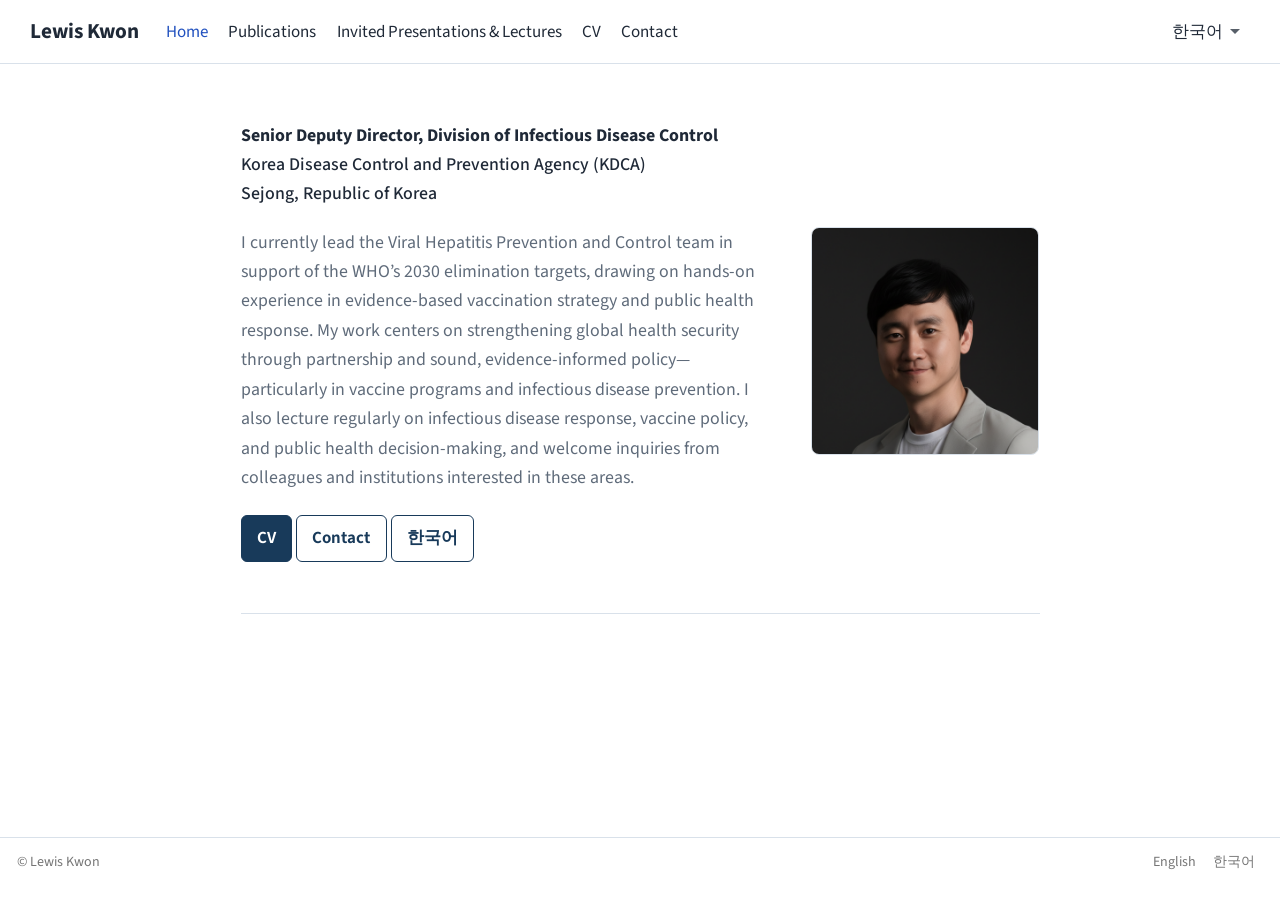
<file: docs/index.html>
<!DOCTYPE html>
<html xmlns="http://www.w3.org/1999/xhtml" lang="en" xml:lang="en"><head>

<meta charset="utf-8">
<meta name="generator" content="quarto-1.9.37">

<meta name="viewport" content="width=device-width, initial-scale=1.0, user-scalable=yes">

<meta name="description" content="Personal website of Lewis Kwon.">

<title>Lewis Kwon</title>
<style>
/* Default styles provided by pandoc.
** See https://pandoc.org/MANUAL.html#variables-for-html for config info.
*/
code{white-space: pre-wrap;}
span.smallcaps{font-variant: small-caps;}
div.columns{display: flex; gap: min(4vw, 1.5em);}
div.column{flex: auto; overflow-x: auto;}
div.hanging-indent{margin-left: 1.5em; text-indent: -1.5em;}
ul.task-list{list-style: none;}
ul.task-list li input[type="checkbox"] {
  width: 0.8em;
  margin: 0 0.8em 0.2em -1em; /* quarto-specific, see https://github.com/quarto-dev/quarto-cli/issues/4556 */ 
  vertical-align: middle;
}
</style>


<script src="site_libs/quarto-nav/quarto-nav.js"></script>
<script src="site_libs/clipboard/clipboard.min.js"></script>
<script src="site_libs/quarto-html/quarto.js" type="module"></script>
<script src="site_libs/quarto-html/tabsets/tabsets.js" type="module"></script>
<script src="site_libs/quarto-html/popper.min.js"></script>
<script src="site_libs/quarto-html/tippy.umd.min.js"></script>
<script src="site_libs/quarto-html/anchor.min.js"></script>
<link href="site_libs/quarto-html/tippy.css" rel="stylesheet">
<link href="site_libs/quarto-html/quarto-syntax-highlighting-7f8f88aac4f3542376d5c11b86a4c14d.css" rel="stylesheet" id="quarto-text-highlighting-styles">
<script src="site_libs/bootstrap/bootstrap.min.js"></script>
<link href="site_libs/bootstrap/bootstrap-icons.css" rel="stylesheet">
<link href="site_libs/bootstrap/bootstrap-6ceb4bfaad853d696014c281363e0598.min.css" rel="stylesheet" append-hash="true" id="quarto-bootstrap" data-mode="light">
<script id="quarto-search-options" type="application/json">{
  "language": {
    "search-no-results-text": "No results",
    "search-matching-documents-text": "matching documents",
    "search-copy-link-title": "Copy link to search",
    "search-hide-matches-text": "Hide additional matches",
    "search-more-match-text": "more match in this document",
    "search-more-matches-text": "more matches in this document",
    "search-clear-button-title": "Clear",
    "search-text-placeholder": "",
    "search-detached-cancel-button-title": "Cancel",
    "search-submit-button-title": "Submit",
    "search-label": "Search"
  }
}</script>
<style>html{ scroll-behavior: smooth; }</style>
<meta name="robots" content="index, follow">


<link rel="stylesheet" href="styles.css">
</head>

<body class="nav-fixed fullcontent quarto-light">

<div id="quarto-search-results"></div>
  <header id="quarto-header" class="headroom fixed-top">
    <nav class="navbar navbar-expand-lg " data-bs-theme="dark">
      <div class="navbar-container container-fluid">
      <div class="navbar-brand-container mx-auto">
    <a class="navbar-brand" href="./index.html">
    <span class="navbar-title">Lewis Kwon</span>
    </a>
  </div>
          <button class="navbar-toggler" type="button" data-bs-toggle="collapse" data-bs-target="#navbarCollapse" aria-controls="navbarCollapse" role="menu" aria-expanded="false" aria-label="Toggle navigation" onclick="if (window.quartoToggleHeadroom) { window.quartoToggleHeadroom(); }">
  <span class="navbar-toggler-icon"></span>
</button>
          <div class="collapse navbar-collapse" id="navbarCollapse">
            <ul class="navbar-nav navbar-nav-scroll me-auto">
  <li class="nav-item">
    <a class="nav-link active" href="./index.html" aria-current="page"> 
<span class="menu-text">Home</span></a>
  </li>  
  <li class="nav-item">
    <a class="nav-link" href="./publications.html"> 
<span class="menu-text">Publications</span></a>
  </li>  
  <li class="nav-item">
    <a class="nav-link" href="./presentations.html"> 
<span class="menu-text">Invited Presentations &amp; Lectures</span></a>
  </li>  
  <li class="nav-item">
    <a class="nav-link" href="./cv.html"> 
<span class="menu-text">CV</span></a>
  </li>  
  <li class="nav-item">
    <a class="nav-link" href="./contact.html"> 
<span class="menu-text">Contact</span></a>
  </li>  
</ul>
            <ul class="navbar-nav navbar-nav-scroll ms-auto">
  <li class="nav-item dropdown ">
    <a class="nav-link dropdown-toggle" href="#" id="nav-menu-" role="link" data-bs-toggle="dropdown" aria-expanded="false">
 <span class="menu-text">한국어</span>
    </a>
    <ul class="dropdown-menu dropdown-menu-end" aria-labelledby="nav-menu-">    
        <li>
    <a class="dropdown-item" href="./ko/index.html">
 <span class="dropdown-text">홈</span></a>
  </li>  
        <li>
    <a class="dropdown-item" href="./ko/publications.html">
 <span class="dropdown-text">논문</span></a>
  </li>  
        <li>
    <a class="dropdown-item" href="./ko/presentations.html">
 <span class="dropdown-text">초청 발표 및 강의</span></a>
  </li>  
        <li>
    <a class="dropdown-item" href="./ko/cv.html">
 <span class="dropdown-text">CV</span></a>
  </li>  
        <li>
    <a class="dropdown-item" href="./ko/contact.html">
 <span class="dropdown-text">연락처</span></a>
  </li>  
    </ul>
  </li>
</ul>
          </div> <!-- /navcollapse -->
            <div class="quarto-navbar-tools">
</div>
      </div> <!-- /container-fluid -->
    </nav>
</header>
<!-- content -->
<div id="quarto-content" class="quarto-container page-columns page-rows-contents page-layout-article page-navbar">
<!-- sidebar -->
<!-- margin-sidebar -->
    
<!-- main -->
<main class="content" id="quarto-document-content"><header id="title-block-header" class="quarto-title-block"><h1 class="title display-7">Lewis Kwon</h1></header>




<div class="hero compact">
<section id="lewis-kwon" class="level1 hero-copy">

<p><strong>Senior Deputy Director, Division of Infectious Disease Control</strong><br>
Korea Disease Control and Prevention Agency (KDCA)<br>
Sejong, Republic of Korea</p>
<p>I currently lead the Viral Hepatitis Prevention and Control team in support of the WHO’s 2030 elimination targets, drawing on hands-on experience in evidence-based vaccination strategy and public health response. My work centers on strengthening global health security through partnership and sound, evidence-informed policy—particularly in vaccine programs and infectious disease prevention. I also lecture regularly on infectious disease response, vaccine policy, and public health decision-making, and welcome inquiries from colleagues and institutions interested in these areas.</p>
<div class="button-row">
<p><a href="files/cv-lewis-kwon-public.pdf?v=20261112" class="btn btn-primary">CV</a> <a href="./contact.html" class="btn btn-outline-primary">Contact</a> <a href="./ko/index.html" class="btn btn-outline-secondary">한국어</a></p>
</div>
</section>
<div class="hero-image">
<p><img src="images/profile.png" class="img-fluid" alt="Profile photo of Lewis Kwon"></p>
</div>
</div>



</main> <!-- /main -->
<script id="quarto-html-after-body" type="application/javascript">
  window.document.addEventListener("DOMContentLoaded", function (event) {
    const icon = "";
    const anchorJS = new window.AnchorJS();
    anchorJS.options = {
      placement: 'right',
      icon: icon
    };
    anchorJS.add('.anchored');
    const isCodeAnnotation = (el) => {
      for (const clz of el.classList) {
        if (clz.startsWith('code-annotation-')) {                     
          return true;
        }
      }
      return false;
    }
    const onCopySuccess = function(e) {
      // button target
      const button = e.trigger;
      // don't keep focus
      button.blur();
      // flash "checked"
      button.classList.add('code-copy-button-checked');
      var currentTitle = button.getAttribute("title");
      button.setAttribute("title", "Copied!");
      let tooltip;
      if (window.bootstrap) {
        button.setAttribute("data-bs-toggle", "tooltip");
        button.setAttribute("data-bs-placement", "left");
        button.setAttribute("data-bs-title", "Copied!");
        tooltip = new bootstrap.Tooltip(button, 
          { trigger: "manual", 
            customClass: "code-copy-button-tooltip",
            offset: [0, -8]});
        tooltip.show();    
      }
      setTimeout(function() {
        if (tooltip) {
          tooltip.hide();
          button.removeAttribute("data-bs-title");
          button.removeAttribute("data-bs-toggle");
          button.removeAttribute("data-bs-placement");
        }
        button.setAttribute("title", currentTitle);
        button.classList.remove('code-copy-button-checked');
      }, 1000);
      // clear code selection
      e.clearSelection();
    }
    const getTextToCopy = function(trigger) {
      const outerScaffold = trigger.parentElement.cloneNode(true);
      const codeEl = outerScaffold.querySelector('code');
      for (const childEl of codeEl.children) {
        if (isCodeAnnotation(childEl)) {
          childEl.remove();
        }
      }
      return codeEl.innerText;
    }
    const clipboard = new window.ClipboardJS('.code-copy-button:not([data-in-quarto-modal])', {
      text: getTextToCopy
    });
    clipboard.on('success', onCopySuccess);
    if (window.document.getElementById('quarto-embedded-source-code-modal')) {
      const clipboardModal = new window.ClipboardJS('.code-copy-button[data-in-quarto-modal]', {
        text: getTextToCopy,
        container: window.document.getElementById('quarto-embedded-source-code-modal')
      });
      clipboardModal.on('success', onCopySuccess);
    }
      var localhostRegex = new RegExp(/^(?:http|https):\/\/localhost\:?[0-9]*\//);
      var mailtoRegex = new RegExp(/^mailto:/);
        var filterRegex = new RegExp("https:\/\/lewis-kwon\.github\.io");
      var isInternal = (href) => {
          return filterRegex.test(href) || localhostRegex.test(href) || mailtoRegex.test(href);
      }
      // Inspect non-navigation links and adorn them if external
     var links = window.document.querySelectorAll('a[href]:not(.nav-link):not(.navbar-brand):not(.toc-action):not(.sidebar-link):not(.sidebar-item-toggle):not(.pagination-link):not(.no-external):not([aria-hidden]):not(.dropdown-item):not(.quarto-navigation-tool):not(.about-link)');
      for (var i=0; i<links.length; i++) {
        const link = links[i];
        if (!isInternal(link.href)) {
          // undo the damage that might have been done by quarto-nav.js in the case of
          // links that we want to consider external
          if (link.dataset.originalHref !== undefined) {
            link.href = link.dataset.originalHref;
          }
            // target, if specified
            link.setAttribute("target", "_blank");
            if (link.getAttribute("rel") === null) {
              link.setAttribute("rel", "noopener");
            }
        }
      }
    function tippyHover(el, contentFn, onTriggerFn, onUntriggerFn) {
      const config = {
        allowHTML: true,
        maxWidth: 500,
        delay: 100,
        arrow: false,
        appendTo: function(el) {
            return el.parentElement;
        },
        interactive: true,
        interactiveBorder: 10,
        theme: 'quarto',
        placement: 'bottom-start',
      };
      if (contentFn) {
        config.content = contentFn;
      }
      if (onTriggerFn) {
        config.onTrigger = onTriggerFn;
      }
      if (onUntriggerFn) {
        config.onUntrigger = onUntriggerFn;
      }
      window.tippy(el, config); 
    }
    const noterefs = window.document.querySelectorAll('a[role="doc-noteref"]');
    for (var i=0; i<noterefs.length; i++) {
      const ref = noterefs[i];
      tippyHover(ref, function() {
        // use id or data attribute instead here
        let href = ref.getAttribute('data-footnote-href') || ref.getAttribute('href');
        try { href = new URL(href).hash; } catch {}
        const id = href.replace(/^#\/?/, "");
        const note = window.document.getElementById(id);
        if (note) {
          return note.innerHTML;
        } else {
          return "";
        }
      });
    }
    const xrefs = window.document.querySelectorAll('a.quarto-xref');
    const processXRef = (id, note) => {
      // Strip column container classes
      const stripColumnClz = (el) => {
        el.classList.remove("page-full", "page-columns");
        if (el.children) {
          for (const child of el.children) {
            stripColumnClz(child);
          }
        }
      }
      stripColumnClz(note)
      if (id === null || id.startsWith('sec-')) {
        // Special case sections, only their first couple elements
        const container = document.createElement("div");
        if (note.children && note.children.length > 2) {
          container.appendChild(note.children[0].cloneNode(true));
          for (let i = 1; i < note.children.length; i++) {
            const child = note.children[i];
            if (child.tagName === "P" && child.innerText === "") {
              continue;
            } else {
              container.appendChild(child.cloneNode(true));
              break;
            }
          }
          if (window.Quarto?.typesetMath) {
            window.Quarto.typesetMath(container);
          }
          return container.innerHTML
        } else {
          if (window.Quarto?.typesetMath) {
            window.Quarto.typesetMath(note);
          }
          return note.innerHTML;
        }
      } else {
        // Remove any anchor links if they are present
        const anchorLink = note.querySelector('a.anchorjs-link');
        if (anchorLink) {
          anchorLink.remove();
        }
        if (window.Quarto?.typesetMath) {
          window.Quarto.typesetMath(note);
        }
        if (note.classList.contains("callout")) {
          return note.outerHTML;
        } else {
          return note.innerHTML;
        }
      }
    }
    for (var i=0; i<xrefs.length; i++) {
      const xref = xrefs[i];
      tippyHover(xref, undefined, function(instance) {
        instance.disable();
        let url = xref.getAttribute('href');
        let hash = undefined; 
        if (url.startsWith('#')) {
          hash = url;
        } else {
          try { hash = new URL(url).hash; } catch {}
        }
        if (hash) {
          const id = hash.replace(/^#\/?/, "");
          const note = window.document.getElementById(id);
          if (note !== null) {
            try {
              const html = processXRef(id, note.cloneNode(true));
              instance.setContent(html);
            } finally {
              instance.enable();
              instance.show();
            }
          } else {
            // See if we can fetch this
            fetch(url.split('#')[0])
            .then(res => res.text())
            .then(html => {
              const parser = new DOMParser();
              const htmlDoc = parser.parseFromString(html, "text/html");
              const note = htmlDoc.getElementById(id);
              if (note !== null) {
                const html = processXRef(id, note);
                instance.setContent(html);
              } 
            }).finally(() => {
              instance.enable();
              instance.show();
            });
          }
        } else {
          // See if we can fetch a full url (with no hash to target)
          // This is a special case and we should probably do some content thinning / targeting
          fetch(url)
          .then(res => res.text())
          .then(html => {
            const parser = new DOMParser();
            const htmlDoc = parser.parseFromString(html, "text/html");
            const note = htmlDoc.querySelector('main.content');
            if (note !== null) {
              // This should only happen for chapter cross references
              // (since there is no id in the URL)
              // remove the first header
              if (note.children.length > 0 && note.children[0].tagName === "HEADER") {
                note.children[0].remove();
              }
              const html = processXRef(null, note);
              instance.setContent(html);
            } 
          }).finally(() => {
            instance.enable();
            instance.show();
          });
        }
      }, function(instance) {
      });
    }
        let selectedAnnoteEl;
        const selectorForAnnotation = ( cell, annotation) => {
          let cellAttr = 'data-code-cell="' + cell + '"';
          let lineAttr = 'data-code-annotation="' +  annotation + '"';
          const selector = 'span[' + cellAttr + '][' + lineAttr + ']';
          return selector;
        }
        const selectCodeLines = (annoteEl) => {
          const doc = window.document;
          const targetCell = annoteEl.getAttribute("data-target-cell");
          const targetAnnotation = annoteEl.getAttribute("data-target-annotation");
          const annoteSpan = window.document.querySelector(selectorForAnnotation(targetCell, targetAnnotation));
          const lines = annoteSpan.getAttribute("data-code-lines").split(",");
          const lineIds = lines.map((line) => {
            return targetCell + "-" + line;
          })
          let top = null;
          let height = null;
          let parent = null;
          if (lineIds.length > 0) {
              //compute the position of the single el (top and bottom and make a div)
              const el = window.document.getElementById(lineIds[0]);
              top = el.offsetTop;
              height = el.offsetHeight;
              parent = el.parentElement.parentElement;
            if (lineIds.length > 1) {
              const lastEl = window.document.getElementById(lineIds[lineIds.length - 1]);
              const bottom = lastEl.offsetTop + lastEl.offsetHeight;
              height = bottom - top;
            }
            if (top !== null && height !== null && parent !== null) {
              // cook up a div (if necessary) and position it 
              let div = window.document.getElementById("code-annotation-line-highlight");
              if (div === null) {
                div = window.document.createElement("div");
                div.setAttribute("id", "code-annotation-line-highlight");
                div.style.position = 'absolute';
                parent.appendChild(div);
              }
              div.style.top = top - 2 + "px";
              div.style.height = height + 4 + "px";
              div.style.left = 0;
              let gutterDiv = window.document.getElementById("code-annotation-line-highlight-gutter");
              if (gutterDiv === null) {
                gutterDiv = window.document.createElement("div");
                gutterDiv.setAttribute("id", "code-annotation-line-highlight-gutter");
                gutterDiv.style.position = 'absolute';
                const codeCell = window.document.getElementById(targetCell);
                const gutter = codeCell.querySelector('.code-annotation-gutter');
                gutter.appendChild(gutterDiv);
              }
              gutterDiv.style.top = top - 2 + "px";
              gutterDiv.style.height = height + 4 + "px";
            }
            selectedAnnoteEl = annoteEl;
          }
        };
        const unselectCodeLines = () => {
          const elementsIds = ["code-annotation-line-highlight", "code-annotation-line-highlight-gutter"];
          elementsIds.forEach((elId) => {
            const div = window.document.getElementById(elId);
            if (div) {
              div.remove();
            }
          });
          selectedAnnoteEl = undefined;
        };
          // Handle positioning of the toggle
      window.addEventListener(
        "resize",
        throttle(() => {
          elRect = undefined;
          if (selectedAnnoteEl) {
            selectCodeLines(selectedAnnoteEl);
          }
        }, 10)
      );
      function throttle(fn, ms) {
      let throttle = false;
      let timer;
        return (...args) => {
          if(!throttle) { // first call gets through
              fn.apply(this, args);
              throttle = true;
          } else { // all the others get throttled
              if(timer) clearTimeout(timer); // cancel #2
              timer = setTimeout(() => {
                fn.apply(this, args);
                timer = throttle = false;
              }, ms);
          }
        };
      }
        // Attach click handler to the DT
        const annoteDls = window.document.querySelectorAll('dt[data-target-cell]');
        for (const annoteDlNode of annoteDls) {
          annoteDlNode.addEventListener('click', (event) => {
            const clickedEl = event.target;
            if (clickedEl !== selectedAnnoteEl) {
              unselectCodeLines();
              const activeEl = window.document.querySelector('dt[data-target-cell].code-annotation-active');
              if (activeEl) {
                activeEl.classList.remove('code-annotation-active');
              }
              selectCodeLines(clickedEl);
              clickedEl.classList.add('code-annotation-active');
            } else {
              // Unselect the line
              unselectCodeLines();
              clickedEl.classList.remove('code-annotation-active');
            }
          });
        }
    const findCites = (el) => {
      const parentEl = el.parentElement;
      if (parentEl) {
        const cites = parentEl.dataset.cites;
        if (cites) {
          return {
            el,
            cites: cites.split(' ')
          };
        } else {
          return findCites(el.parentElement)
        }
      } else {
        return undefined;
      }
    };
    var bibliorefs = window.document.querySelectorAll('a[role="doc-biblioref"]');
    for (var i=0; i<bibliorefs.length; i++) {
      const ref = bibliorefs[i];
      const citeInfo = findCites(ref);
      if (citeInfo) {
        tippyHover(citeInfo.el, function() {
          var popup = window.document.createElement('div');
          citeInfo.cites.forEach(function(cite) {
            var citeDiv = window.document.createElement('div');
            citeDiv.classList.add('hanging-indent');
            citeDiv.classList.add('csl-entry');
            var biblioDiv = window.document.getElementById('ref-' + cite);
            if (biblioDiv) {
              citeDiv.innerHTML = biblioDiv.innerHTML;
            }
            popup.appendChild(citeDiv);
          });
          return popup.innerHTML;
        });
      }
    }
  });
  </script>
</div> <!-- /content -->
<footer class="footer">
  <div class="nav-footer">
    <div class="nav-footer-left">
<p>© Lewis Kwon</p>
</div>   
    <div class="nav-footer-center">
      &nbsp;
    </div>
    <div class="nav-footer-right">
      <ul class="footer-items list-unstyled">
    <li class="nav-item">
    <a class="nav-link" href="./index.html">
<p>English</p>
</a>
  </li>  
    <li class="nav-item">
    <a class="nav-link" href="./ko/index.html">
<p>한국어</p>
</a>
  </li>  
</ul>
    </div>
  </div>
</footer>
<script data-goatcounter="https://lewiskwon.goatcounter.com/count" async="" src="//gc.zgo.at/count.js"></script>




<script src="site_libs/quarto-html/zenscroll-min.js"></script>
</body></html>
</file>
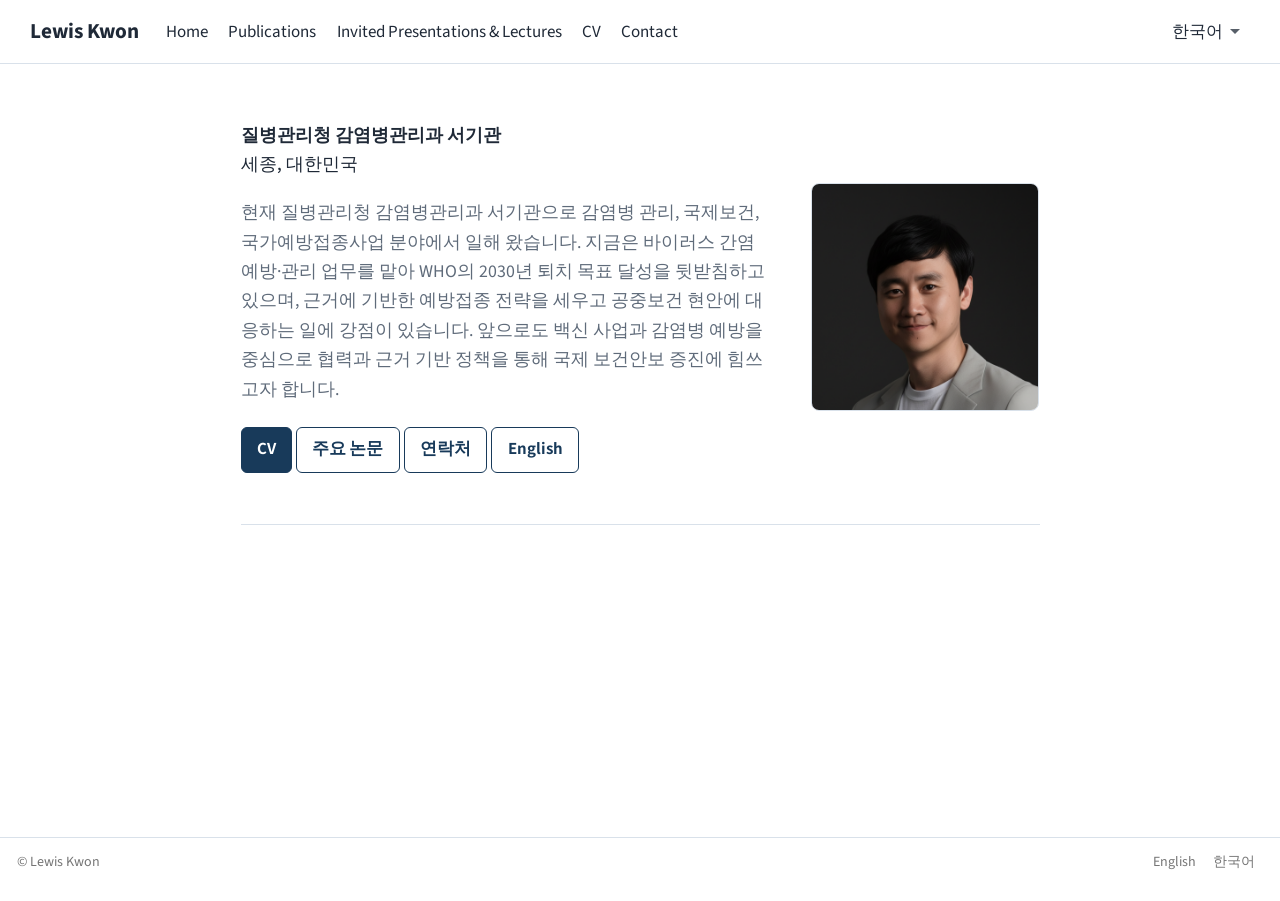
<file: docs/ko/index.html>
<!DOCTYPE html>
<html xmlns="http://www.w3.org/1999/xhtml" lang="en" xml:lang="en"><head>

<meta charset="utf-8">
<meta name="generator" content="quarto-1.9.37">

<meta name="viewport" content="width=device-width, initial-scale=1.0, user-scalable=yes">

<meta name="description" content="권승현의 개인 웹사이트.">

<title>index – Lewis Kwon</title>
<style>
/* Default styles provided by pandoc.
** See https://pandoc.org/MANUAL.html#variables-for-html for config info.
*/
code{white-space: pre-wrap;}
span.smallcaps{font-variant: small-caps;}
div.columns{display: flex; gap: min(4vw, 1.5em);}
div.column{flex: auto; overflow-x: auto;}
div.hanging-indent{margin-left: 1.5em; text-indent: -1.5em;}
ul.task-list{list-style: none;}
ul.task-list li input[type="checkbox"] {
  width: 0.8em;
  margin: 0 0.8em 0.2em -1em; /* quarto-specific, see https://github.com/quarto-dev/quarto-cli/issues/4556 */ 
  vertical-align: middle;
}
</style>


<script src="../site_libs/quarto-nav/quarto-nav.js"></script>
<script src="../site_libs/clipboard/clipboard.min.js"></script>
<script src="../site_libs/quarto-html/quarto.js" type="module"></script>
<script src="../site_libs/quarto-html/tabsets/tabsets.js" type="module"></script>
<script src="../site_libs/quarto-html/popper.min.js"></script>
<script src="../site_libs/quarto-html/tippy.umd.min.js"></script>
<script src="../site_libs/quarto-html/anchor.min.js"></script>
<link href="../site_libs/quarto-html/tippy.css" rel="stylesheet">
<link href="../site_libs/quarto-html/quarto-syntax-highlighting-7f8f88aac4f3542376d5c11b86a4c14d.css" rel="stylesheet" id="quarto-text-highlighting-styles">
<script src="../site_libs/bootstrap/bootstrap.min.js"></script>
<link href="../site_libs/bootstrap/bootstrap-icons.css" rel="stylesheet">
<link href="../site_libs/bootstrap/bootstrap-6ceb4bfaad853d696014c281363e0598.min.css" rel="stylesheet" append-hash="true" id="quarto-bootstrap" data-mode="light">
<script id="quarto-search-options" type="application/json">{
  "language": {
    "search-no-results-text": "No results",
    "search-matching-documents-text": "matching documents",
    "search-copy-link-title": "Copy link to search",
    "search-hide-matches-text": "Hide additional matches",
    "search-more-match-text": "more match in this document",
    "search-more-matches-text": "more matches in this document",
    "search-clear-button-title": "Clear",
    "search-text-placeholder": "",
    "search-detached-cancel-button-title": "Cancel",
    "search-submit-button-title": "Submit",
    "search-label": "Search"
  }
}</script>
<style>html{ scroll-behavior: smooth; }</style>
<meta name="robots" content="index, follow">


<link rel="stylesheet" href="../styles.css">
</head>

<body class="nav-fixed fullcontent quarto-light">

<div id="quarto-search-results"></div>
  <header id="quarto-header" class="headroom fixed-top">
    <nav class="navbar navbar-expand-lg " data-bs-theme="dark">
      <div class="navbar-container container-fluid">
      <div class="navbar-brand-container mx-auto">
    <a class="navbar-brand" href="../index.html">
    <span class="navbar-title">Lewis Kwon</span>
    </a>
  </div>
          <button class="navbar-toggler" type="button" data-bs-toggle="collapse" data-bs-target="#navbarCollapse" aria-controls="navbarCollapse" role="menu" aria-expanded="false" aria-label="Toggle navigation" onclick="if (window.quartoToggleHeadroom) { window.quartoToggleHeadroom(); }">
  <span class="navbar-toggler-icon"></span>
</button>
          <div class="collapse navbar-collapse" id="navbarCollapse">
            <ul class="navbar-nav navbar-nav-scroll me-auto">
  <li class="nav-item">
    <a class="nav-link" href="../index.html"> 
<span class="menu-text">Home</span></a>
  </li>  
  <li class="nav-item">
    <a class="nav-link" href="../publications.html"> 
<span class="menu-text">Publications</span></a>
  </li>  
  <li class="nav-item">
    <a class="nav-link" href="../presentations.html"> 
<span class="menu-text">Invited Presentations &amp; Lectures</span></a>
  </li>  
  <li class="nav-item">
    <a class="nav-link" href="../cv.html"> 
<span class="menu-text">CV</span></a>
  </li>  
  <li class="nav-item">
    <a class="nav-link" href="../contact.html"> 
<span class="menu-text">Contact</span></a>
  </li>  
</ul>
            <ul class="navbar-nav navbar-nav-scroll ms-auto">
  <li class="nav-item dropdown ">
    <a class="nav-link dropdown-toggle" href="#" id="nav-menu-" role="link" data-bs-toggle="dropdown" aria-expanded="false">
 <span class="menu-text">한국어</span>
    </a>
    <ul class="dropdown-menu dropdown-menu-end" aria-labelledby="nav-menu-">    
        <li>
    <a class="dropdown-item" href="../ko/index.html">
 <span class="dropdown-text">홈</span></a>
  </li>  
        <li>
    <a class="dropdown-item" href="../ko/publications.html">
 <span class="dropdown-text">논문</span></a>
  </li>  
        <li>
    <a class="dropdown-item" href="../ko/presentations.html">
 <span class="dropdown-text">초청 발표 및 강의</span></a>
  </li>  
        <li>
    <a class="dropdown-item" href="../ko/cv.html">
 <span class="dropdown-text">CV</span></a>
  </li>  
        <li>
    <a class="dropdown-item" href="../ko/contact.html">
 <span class="dropdown-text">연락처</span></a>
  </li>  
    </ul>
  </li>
</ul>
          </div> <!-- /navcollapse -->
            <div class="quarto-navbar-tools">
</div>
      </div> <!-- /container-fluid -->
    </nav>
</header>
<!-- content -->
<div id="quarto-content" class="quarto-container page-columns page-rows-contents page-layout-article page-navbar">
<!-- sidebar -->
<!-- margin-sidebar -->
    
<!-- main -->
<main class="content" id="quarto-document-content"><header id="title-block-header" class="quarto-title-block"><h1 class="title display-7">권승현</h1></header>




<div class="hero compact">
<section id="권승현" class="level1 hero-copy">

<p><strong>질병관리청 감염병관리과 서기관</strong><br>
세종, 대한민국</p>
<p>현재 질병관리청 감염병관리과 서기관으로 감염병 관리, 국제보건, 국가예방접종사업 분야에서 일해 왔습니다. 지금은 바이러스 간염 예방·관리 업무를 맡아 WHO의 2030년 퇴치 목표 달성을 뒷받침하고 있으며, 근거에 기반한 예방접종 전략을 세우고 공중보건 현안에 대응하는 일에 강점이 있습니다. 앞으로도 백신 사업과 감염병 예방을 중심으로 협력과 근거 기반 정책을 통해 국제 보건안보 증진에 힘쓰고자 합니다.</p>
<div class="button-row">
<p><a href="../files/cv-lewis-kwon-public.pdf?v=20261112" class="btn btn-primary">CV</a> <a href="../ko/publications.html" class="btn btn-outline-primary">주요 논문</a> <a href="../ko/contact.html" class="btn btn-outline-primary">연락처</a> <a href="../index.html" class="btn btn-outline-secondary">English</a></p>
</div>
</section>
<div class="hero-image">
<p><img src="../images/profile.png" class="img-fluid" alt="Lewis Kwon profile photo"></p>
</div>
</div>



</main> <!-- /main -->
<script id="quarto-html-after-body" type="application/javascript">
  window.document.addEventListener("DOMContentLoaded", function (event) {
    const icon = "";
    const anchorJS = new window.AnchorJS();
    anchorJS.options = {
      placement: 'right',
      icon: icon
    };
    anchorJS.add('.anchored');
    const isCodeAnnotation = (el) => {
      for (const clz of el.classList) {
        if (clz.startsWith('code-annotation-')) {                     
          return true;
        }
      }
      return false;
    }
    const onCopySuccess = function(e) {
      // button target
      const button = e.trigger;
      // don't keep focus
      button.blur();
      // flash "checked"
      button.classList.add('code-copy-button-checked');
      var currentTitle = button.getAttribute("title");
      button.setAttribute("title", "Copied!");
      let tooltip;
      if (window.bootstrap) {
        button.setAttribute("data-bs-toggle", "tooltip");
        button.setAttribute("data-bs-placement", "left");
        button.setAttribute("data-bs-title", "Copied!");
        tooltip = new bootstrap.Tooltip(button, 
          { trigger: "manual", 
            customClass: "code-copy-button-tooltip",
            offset: [0, -8]});
        tooltip.show();    
      }
      setTimeout(function() {
        if (tooltip) {
          tooltip.hide();
          button.removeAttribute("data-bs-title");
          button.removeAttribute("data-bs-toggle");
          button.removeAttribute("data-bs-placement");
        }
        button.setAttribute("title", currentTitle);
        button.classList.remove('code-copy-button-checked');
      }, 1000);
      // clear code selection
      e.clearSelection();
    }
    const getTextToCopy = function(trigger) {
      const outerScaffold = trigger.parentElement.cloneNode(true);
      const codeEl = outerScaffold.querySelector('code');
      for (const childEl of codeEl.children) {
        if (isCodeAnnotation(childEl)) {
          childEl.remove();
        }
      }
      return codeEl.innerText;
    }
    const clipboard = new window.ClipboardJS('.code-copy-button:not([data-in-quarto-modal])', {
      text: getTextToCopy
    });
    clipboard.on('success', onCopySuccess);
    if (window.document.getElementById('quarto-embedded-source-code-modal')) {
      const clipboardModal = new window.ClipboardJS('.code-copy-button[data-in-quarto-modal]', {
        text: getTextToCopy,
        container: window.document.getElementById('quarto-embedded-source-code-modal')
      });
      clipboardModal.on('success', onCopySuccess);
    }
      var localhostRegex = new RegExp(/^(?:http|https):\/\/localhost\:?[0-9]*\//);
      var mailtoRegex = new RegExp(/^mailto:/);
        var filterRegex = new RegExp("https:\/\/lewis-kwon\.github\.io");
      var isInternal = (href) => {
          return filterRegex.test(href) || localhostRegex.test(href) || mailtoRegex.test(href);
      }
      // Inspect non-navigation links and adorn them if external
     var links = window.document.querySelectorAll('a[href]:not(.nav-link):not(.navbar-brand):not(.toc-action):not(.sidebar-link):not(.sidebar-item-toggle):not(.pagination-link):not(.no-external):not([aria-hidden]):not(.dropdown-item):not(.quarto-navigation-tool):not(.about-link)');
      for (var i=0; i<links.length; i++) {
        const link = links[i];
        if (!isInternal(link.href)) {
          // undo the damage that might have been done by quarto-nav.js in the case of
          // links that we want to consider external
          if (link.dataset.originalHref !== undefined) {
            link.href = link.dataset.originalHref;
          }
            // target, if specified
            link.setAttribute("target", "_blank");
            if (link.getAttribute("rel") === null) {
              link.setAttribute("rel", "noopener");
            }
        }
      }
    function tippyHover(el, contentFn, onTriggerFn, onUntriggerFn) {
      const config = {
        allowHTML: true,
        maxWidth: 500,
        delay: 100,
        arrow: false,
        appendTo: function(el) {
            return el.parentElement;
        },
        interactive: true,
        interactiveBorder: 10,
        theme: 'quarto',
        placement: 'bottom-start',
      };
      if (contentFn) {
        config.content = contentFn;
      }
      if (onTriggerFn) {
        config.onTrigger = onTriggerFn;
      }
      if (onUntriggerFn) {
        config.onUntrigger = onUntriggerFn;
      }
      window.tippy(el, config); 
    }
    const noterefs = window.document.querySelectorAll('a[role="doc-noteref"]');
    for (var i=0; i<noterefs.length; i++) {
      const ref = noterefs[i];
      tippyHover(ref, function() {
        // use id or data attribute instead here
        let href = ref.getAttribute('data-footnote-href') || ref.getAttribute('href');
        try { href = new URL(href).hash; } catch {}
        const id = href.replace(/^#\/?/, "");
        const note = window.document.getElementById(id);
        if (note) {
          return note.innerHTML;
        } else {
          return "";
        }
      });
    }
    const xrefs = window.document.querySelectorAll('a.quarto-xref');
    const processXRef = (id, note) => {
      // Strip column container classes
      const stripColumnClz = (el) => {
        el.classList.remove("page-full", "page-columns");
        if (el.children) {
          for (const child of el.children) {
            stripColumnClz(child);
          }
        }
      }
      stripColumnClz(note)
      if (id === null || id.startsWith('sec-')) {
        // Special case sections, only their first couple elements
        const container = document.createElement("div");
        if (note.children && note.children.length > 2) {
          container.appendChild(note.children[0].cloneNode(true));
          for (let i = 1; i < note.children.length; i++) {
            const child = note.children[i];
            if (child.tagName === "P" && child.innerText === "") {
              continue;
            } else {
              container.appendChild(child.cloneNode(true));
              break;
            }
          }
          if (window.Quarto?.typesetMath) {
            window.Quarto.typesetMath(container);
          }
          return container.innerHTML
        } else {
          if (window.Quarto?.typesetMath) {
            window.Quarto.typesetMath(note);
          }
          return note.innerHTML;
        }
      } else {
        // Remove any anchor links if they are present
        const anchorLink = note.querySelector('a.anchorjs-link');
        if (anchorLink) {
          anchorLink.remove();
        }
        if (window.Quarto?.typesetMath) {
          window.Quarto.typesetMath(note);
        }
        if (note.classList.contains("callout")) {
          return note.outerHTML;
        } else {
          return note.innerHTML;
        }
      }
    }
    for (var i=0; i<xrefs.length; i++) {
      const xref = xrefs[i];
      tippyHover(xref, undefined, function(instance) {
        instance.disable();
        let url = xref.getAttribute('href');
        let hash = undefined; 
        if (url.startsWith('#')) {
          hash = url;
        } else {
          try { hash = new URL(url).hash; } catch {}
        }
        if (hash) {
          const id = hash.replace(/^#\/?/, "");
          const note = window.document.getElementById(id);
          if (note !== null) {
            try {
              const html = processXRef(id, note.cloneNode(true));
              instance.setContent(html);
            } finally {
              instance.enable();
              instance.show();
            }
          } else {
            // See if we can fetch this
            fetch(url.split('#')[0])
            .then(res => res.text())
            .then(html => {
              const parser = new DOMParser();
              const htmlDoc = parser.parseFromString(html, "text/html");
              const note = htmlDoc.getElementById(id);
              if (note !== null) {
                const html = processXRef(id, note);
                instance.setContent(html);
              } 
            }).finally(() => {
              instance.enable();
              instance.show();
            });
          }
        } else {
          // See if we can fetch a full url (with no hash to target)
          // This is a special case and we should probably do some content thinning / targeting
          fetch(url)
          .then(res => res.text())
          .then(html => {
            const parser = new DOMParser();
            const htmlDoc = parser.parseFromString(html, "text/html");
            const note = htmlDoc.querySelector('main.content');
            if (note !== null) {
              // This should only happen for chapter cross references
              // (since there is no id in the URL)
              // remove the first header
              if (note.children.length > 0 && note.children[0].tagName === "HEADER") {
                note.children[0].remove();
              }
              const html = processXRef(null, note);
              instance.setContent(html);
            } 
          }).finally(() => {
            instance.enable();
            instance.show();
          });
        }
      }, function(instance) {
      });
    }
        let selectedAnnoteEl;
        const selectorForAnnotation = ( cell, annotation) => {
          let cellAttr = 'data-code-cell="' + cell + '"';
          let lineAttr = 'data-code-annotation="' +  annotation + '"';
          const selector = 'span[' + cellAttr + '][' + lineAttr + ']';
          return selector;
        }
        const selectCodeLines = (annoteEl) => {
          const doc = window.document;
          const targetCell = annoteEl.getAttribute("data-target-cell");
          const targetAnnotation = annoteEl.getAttribute("data-target-annotation");
          const annoteSpan = window.document.querySelector(selectorForAnnotation(targetCell, targetAnnotation));
          const lines = annoteSpan.getAttribute("data-code-lines").split(",");
          const lineIds = lines.map((line) => {
            return targetCell + "-" + line;
          })
          let top = null;
          let height = null;
          let parent = null;
          if (lineIds.length > 0) {
              //compute the position of the single el (top and bottom and make a div)
              const el = window.document.getElementById(lineIds[0]);
              top = el.offsetTop;
              height = el.offsetHeight;
              parent = el.parentElement.parentElement;
            if (lineIds.length > 1) {
              const lastEl = window.document.getElementById(lineIds[lineIds.length - 1]);
              const bottom = lastEl.offsetTop + lastEl.offsetHeight;
              height = bottom - top;
            }
            if (top !== null && height !== null && parent !== null) {
              // cook up a div (if necessary) and position it 
              let div = window.document.getElementById("code-annotation-line-highlight");
              if (div === null) {
                div = window.document.createElement("div");
                div.setAttribute("id", "code-annotation-line-highlight");
                div.style.position = 'absolute';
                parent.appendChild(div);
              }
              div.style.top = top - 2 + "px";
              div.style.height = height + 4 + "px";
              div.style.left = 0;
              let gutterDiv = window.document.getElementById("code-annotation-line-highlight-gutter");
              if (gutterDiv === null) {
                gutterDiv = window.document.createElement("div");
                gutterDiv.setAttribute("id", "code-annotation-line-highlight-gutter");
                gutterDiv.style.position = 'absolute';
                const codeCell = window.document.getElementById(targetCell);
                const gutter = codeCell.querySelector('.code-annotation-gutter');
                gutter.appendChild(gutterDiv);
              }
              gutterDiv.style.top = top - 2 + "px";
              gutterDiv.style.height = height + 4 + "px";
            }
            selectedAnnoteEl = annoteEl;
          }
        };
        const unselectCodeLines = () => {
          const elementsIds = ["code-annotation-line-highlight", "code-annotation-line-highlight-gutter"];
          elementsIds.forEach((elId) => {
            const div = window.document.getElementById(elId);
            if (div) {
              div.remove();
            }
          });
          selectedAnnoteEl = undefined;
        };
          // Handle positioning of the toggle
      window.addEventListener(
        "resize",
        throttle(() => {
          elRect = undefined;
          if (selectedAnnoteEl) {
            selectCodeLines(selectedAnnoteEl);
          }
        }, 10)
      );
      function throttle(fn, ms) {
      let throttle = false;
      let timer;
        return (...args) => {
          if(!throttle) { // first call gets through
              fn.apply(this, args);
              throttle = true;
          } else { // all the others get throttled
              if(timer) clearTimeout(timer); // cancel #2
              timer = setTimeout(() => {
                fn.apply(this, args);
                timer = throttle = false;
              }, ms);
          }
        };
      }
        // Attach click handler to the DT
        const annoteDls = window.document.querySelectorAll('dt[data-target-cell]');
        for (const annoteDlNode of annoteDls) {
          annoteDlNode.addEventListener('click', (event) => {
            const clickedEl = event.target;
            if (clickedEl !== selectedAnnoteEl) {
              unselectCodeLines();
              const activeEl = window.document.querySelector('dt[data-target-cell].code-annotation-active');
              if (activeEl) {
                activeEl.classList.remove('code-annotation-active');
              }
              selectCodeLines(clickedEl);
              clickedEl.classList.add('code-annotation-active');
            } else {
              // Unselect the line
              unselectCodeLines();
              clickedEl.classList.remove('code-annotation-active');
            }
          });
        }
    const findCites = (el) => {
      const parentEl = el.parentElement;
      if (parentEl) {
        const cites = parentEl.dataset.cites;
        if (cites) {
          return {
            el,
            cites: cites.split(' ')
          };
        } else {
          return findCites(el.parentElement)
        }
      } else {
        return undefined;
      }
    };
    var bibliorefs = window.document.querySelectorAll('a[role="doc-biblioref"]');
    for (var i=0; i<bibliorefs.length; i++) {
      const ref = bibliorefs[i];
      const citeInfo = findCites(ref);
      if (citeInfo) {
        tippyHover(citeInfo.el, function() {
          var popup = window.document.createElement('div');
          citeInfo.cites.forEach(function(cite) {
            var citeDiv = window.document.createElement('div');
            citeDiv.classList.add('hanging-indent');
            citeDiv.classList.add('csl-entry');
            var biblioDiv = window.document.getElementById('ref-' + cite);
            if (biblioDiv) {
              citeDiv.innerHTML = biblioDiv.innerHTML;
            }
            popup.appendChild(citeDiv);
          });
          return popup.innerHTML;
        });
      }
    }
  });
  </script>
</div> <!-- /content -->
<footer class="footer">
  <div class="nav-footer">
    <div class="nav-footer-left">
<p>© Lewis Kwon</p>
</div>   
    <div class="nav-footer-center">
      &nbsp;
    </div>
    <div class="nav-footer-right">
      <ul class="footer-items list-unstyled">
    <li class="nav-item">
    <a class="nav-link" href="../index.html">
<p>English</p>
</a>
  </li>  
    <li class="nav-item">
    <a class="nav-link active" href="../ko/index.html" aria-current="page">
<p>한국어</p>
</a>
  </li>  
</ul>
    </div>
  </div>
</footer>
<script data-goatcounter="https://lewiskwon.goatcounter.com/count" async="" src="//gc.zgo.at/count.js"></script>




<script src="../site_libs/quarto-html/zenscroll-min.js"></script>
</body></html>
</file>
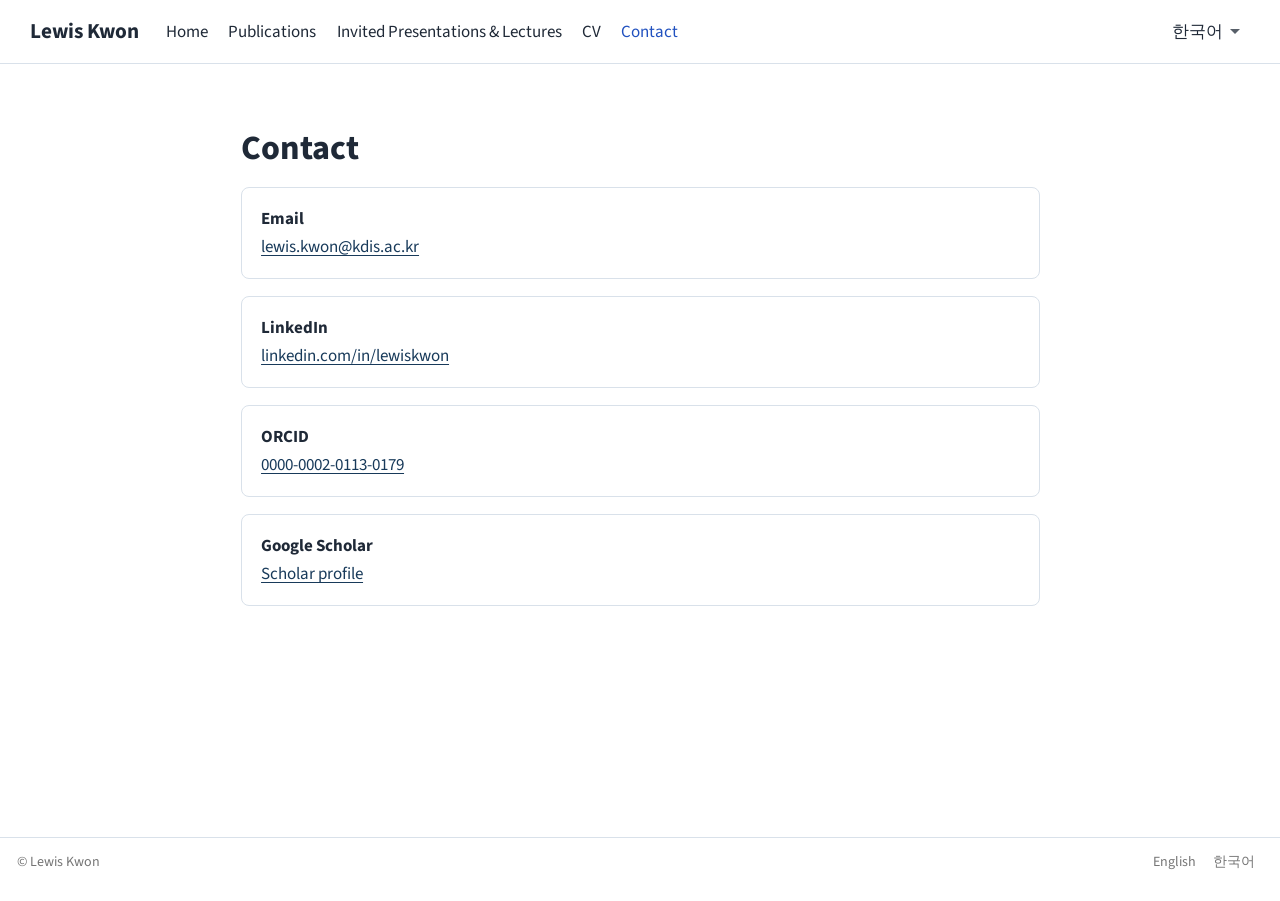
<file: docs/contact.html>
<!DOCTYPE html>
<html xmlns="http://www.w3.org/1999/xhtml" lang="en" xml:lang="en"><head>

<meta charset="utf-8">
<meta name="generator" content="quarto-1.9.37">

<meta name="viewport" content="width=device-width, initial-scale=1.0, user-scalable=yes">

<meta name="description" content="Contact links for Lewis Kwon.">

<title>contact – Lewis Kwon</title>
<style>
/* Default styles provided by pandoc.
** See https://pandoc.org/MANUAL.html#variables-for-html for config info.
*/
code{white-space: pre-wrap;}
span.smallcaps{font-variant: small-caps;}
div.columns{display: flex; gap: min(4vw, 1.5em);}
div.column{flex: auto; overflow-x: auto;}
div.hanging-indent{margin-left: 1.5em; text-indent: -1.5em;}
ul.task-list{list-style: none;}
ul.task-list li input[type="checkbox"] {
  width: 0.8em;
  margin: 0 0.8em 0.2em -1em; /* quarto-specific, see https://github.com/quarto-dev/quarto-cli/issues/4556 */ 
  vertical-align: middle;
}
</style>


<script src="site_libs/quarto-nav/quarto-nav.js"></script>
<script src="site_libs/clipboard/clipboard.min.js"></script>
<script src="site_libs/quarto-html/quarto.js" type="module"></script>
<script src="site_libs/quarto-html/tabsets/tabsets.js" type="module"></script>
<script src="site_libs/quarto-html/popper.min.js"></script>
<script src="site_libs/quarto-html/tippy.umd.min.js"></script>
<script src="site_libs/quarto-html/anchor.min.js"></script>
<link href="site_libs/quarto-html/tippy.css" rel="stylesheet">
<link href="site_libs/quarto-html/quarto-syntax-highlighting-7f8f88aac4f3542376d5c11b86a4c14d.css" rel="stylesheet" id="quarto-text-highlighting-styles">
<script src="site_libs/bootstrap/bootstrap.min.js"></script>
<link href="site_libs/bootstrap/bootstrap-icons.css" rel="stylesheet">
<link href="site_libs/bootstrap/bootstrap-6ceb4bfaad853d696014c281363e0598.min.css" rel="stylesheet" append-hash="true" id="quarto-bootstrap" data-mode="light">
<script id="quarto-search-options" type="application/json">{
  "language": {
    "search-no-results-text": "No results",
    "search-matching-documents-text": "matching documents",
    "search-copy-link-title": "Copy link to search",
    "search-hide-matches-text": "Hide additional matches",
    "search-more-match-text": "more match in this document",
    "search-more-matches-text": "more matches in this document",
    "search-clear-button-title": "Clear",
    "search-text-placeholder": "",
    "search-detached-cancel-button-title": "Cancel",
    "search-submit-button-title": "Submit",
    "search-label": "Search"
  }
}</script>
<style>html{ scroll-behavior: smooth; }</style>
<meta name="robots" content="index, follow">


<link rel="stylesheet" href="styles.css">
</head>

<body class="nav-fixed fullcontent quarto-light">

<div id="quarto-search-results"></div>
  <header id="quarto-header" class="headroom fixed-top">
    <nav class="navbar navbar-expand-lg " data-bs-theme="dark">
      <div class="navbar-container container-fluid">
      <div class="navbar-brand-container mx-auto">
    <a class="navbar-brand" href="./index.html">
    <span class="navbar-title">Lewis Kwon</span>
    </a>
  </div>
          <button class="navbar-toggler" type="button" data-bs-toggle="collapse" data-bs-target="#navbarCollapse" aria-controls="navbarCollapse" role="menu" aria-expanded="false" aria-label="Toggle navigation" onclick="if (window.quartoToggleHeadroom) { window.quartoToggleHeadroom(); }">
  <span class="navbar-toggler-icon"></span>
</button>
          <div class="collapse navbar-collapse" id="navbarCollapse">
            <ul class="navbar-nav navbar-nav-scroll me-auto">
  <li class="nav-item">
    <a class="nav-link" href="./index.html"> 
<span class="menu-text">Home</span></a>
  </li>  
  <li class="nav-item">
    <a class="nav-link" href="./publications.html"> 
<span class="menu-text">Publications</span></a>
  </li>  
  <li class="nav-item">
    <a class="nav-link" href="./presentations.html"> 
<span class="menu-text">Invited Presentations &amp; Lectures</span></a>
  </li>  
  <li class="nav-item">
    <a class="nav-link" href="./cv.html"> 
<span class="menu-text">CV</span></a>
  </li>  
  <li class="nav-item">
    <a class="nav-link active" href="./contact.html" aria-current="page"> 
<span class="menu-text">Contact</span></a>
  </li>  
</ul>
            <ul class="navbar-nav navbar-nav-scroll ms-auto">
  <li class="nav-item dropdown ">
    <a class="nav-link dropdown-toggle" href="#" id="nav-menu-" role="link" data-bs-toggle="dropdown" aria-expanded="false">
 <span class="menu-text">한국어</span>
    </a>
    <ul class="dropdown-menu dropdown-menu-end" aria-labelledby="nav-menu-">    
        <li>
    <a class="dropdown-item" href="./ko/index.html">
 <span class="dropdown-text">홈</span></a>
  </li>  
        <li>
    <a class="dropdown-item" href="./ko/publications.html">
 <span class="dropdown-text">논문</span></a>
  </li>  
        <li>
    <a class="dropdown-item" href="./ko/presentations.html">
 <span class="dropdown-text">초청 발표 및 강의</span></a>
  </li>  
        <li>
    <a class="dropdown-item" href="./ko/cv.html">
 <span class="dropdown-text">CV</span></a>
  </li>  
        <li>
    <a class="dropdown-item" href="./ko/contact.html">
 <span class="dropdown-text">연락처</span></a>
  </li>  
    </ul>
  </li>
</ul>
          </div> <!-- /navcollapse -->
            <div class="quarto-navbar-tools">
</div>
      </div> <!-- /container-fluid -->
    </nav>
</header>
<!-- content -->
<div id="quarto-content" class="quarto-container page-columns page-rows-contents page-layout-article page-navbar">
<!-- sidebar -->
<!-- margin-sidebar -->
    
<!-- main -->
<main class="content" id="quarto-document-content"><header id="title-block-header" class="quarto-title-block"></header>




<section id="contact" class="level1">
<h1>Contact</h1>
<div class="contact-panel">
<div class="contact-row">
<p><strong>Email</strong><br>
<a href="mailto:lewis.kwon@kdis.ac.kr">lewis.kwon@kdis.ac.kr</a></p>
</div>
<div class="contact-row">
<p><strong>LinkedIn</strong><br>
<a href="https://linkedin.com/in/lewiskwon">linkedin.com/in/lewiskwon</a></p>
</div>
<div class="contact-row">
<p><strong>ORCID</strong><br>
<a href="https://orcid.org/0000-0002-0113-0179">0000-0002-0113-0179</a></p>
</div>
<div class="contact-row">
<p><strong>Google Scholar</strong><br>
<a href="https://scholar.google.com/citations?user=6VV6TF4AAAAJ&amp;hl=ko">Scholar profile</a></p>
</div>
</div>


</section>

</main> <!-- /main -->
<script id="quarto-html-after-body" type="application/javascript">
  window.document.addEventListener("DOMContentLoaded", function (event) {
    const icon = "";
    const anchorJS = new window.AnchorJS();
    anchorJS.options = {
      placement: 'right',
      icon: icon
    };
    anchorJS.add('.anchored');
    const isCodeAnnotation = (el) => {
      for (const clz of el.classList) {
        if (clz.startsWith('code-annotation-')) {                     
          return true;
        }
      }
      return false;
    }
    const onCopySuccess = function(e) {
      // button target
      const button = e.trigger;
      // don't keep focus
      button.blur();
      // flash "checked"
      button.classList.add('code-copy-button-checked');
      var currentTitle = button.getAttribute("title");
      button.setAttribute("title", "Copied!");
      let tooltip;
      if (window.bootstrap) {
        button.setAttribute("data-bs-toggle", "tooltip");
        button.setAttribute("data-bs-placement", "left");
        button.setAttribute("data-bs-title", "Copied!");
        tooltip = new bootstrap.Tooltip(button, 
          { trigger: "manual", 
            customClass: "code-copy-button-tooltip",
            offset: [0, -8]});
        tooltip.show();    
      }
      setTimeout(function() {
        if (tooltip) {
          tooltip.hide();
          button.removeAttribute("data-bs-title");
          button.removeAttribute("data-bs-toggle");
          button.removeAttribute("data-bs-placement");
        }
        button.setAttribute("title", currentTitle);
        button.classList.remove('code-copy-button-checked');
      }, 1000);
      // clear code selection
      e.clearSelection();
    }
    const getTextToCopy = function(trigger) {
      const outerScaffold = trigger.parentElement.cloneNode(true);
      const codeEl = outerScaffold.querySelector('code');
      for (const childEl of codeEl.children) {
        if (isCodeAnnotation(childEl)) {
          childEl.remove();
        }
      }
      return codeEl.innerText;
    }
    const clipboard = new window.ClipboardJS('.code-copy-button:not([data-in-quarto-modal])', {
      text: getTextToCopy
    });
    clipboard.on('success', onCopySuccess);
    if (window.document.getElementById('quarto-embedded-source-code-modal')) {
      const clipboardModal = new window.ClipboardJS('.code-copy-button[data-in-quarto-modal]', {
        text: getTextToCopy,
        container: window.document.getElementById('quarto-embedded-source-code-modal')
      });
      clipboardModal.on('success', onCopySuccess);
    }
      var localhostRegex = new RegExp(/^(?:http|https):\/\/localhost\:?[0-9]*\//);
      var mailtoRegex = new RegExp(/^mailto:/);
        var filterRegex = new RegExp("https:\/\/lewis-kwon\.github\.io");
      var isInternal = (href) => {
          return filterRegex.test(href) || localhostRegex.test(href) || mailtoRegex.test(href);
      }
      // Inspect non-navigation links and adorn them if external
     var links = window.document.querySelectorAll('a[href]:not(.nav-link):not(.navbar-brand):not(.toc-action):not(.sidebar-link):not(.sidebar-item-toggle):not(.pagination-link):not(.no-external):not([aria-hidden]):not(.dropdown-item):not(.quarto-navigation-tool):not(.about-link)');
      for (var i=0; i<links.length; i++) {
        const link = links[i];
        if (!isInternal(link.href)) {
          // undo the damage that might have been done by quarto-nav.js in the case of
          // links that we want to consider external
          if (link.dataset.originalHref !== undefined) {
            link.href = link.dataset.originalHref;
          }
            // target, if specified
            link.setAttribute("target", "_blank");
            if (link.getAttribute("rel") === null) {
              link.setAttribute("rel", "noopener");
            }
        }
      }
    function tippyHover(el, contentFn, onTriggerFn, onUntriggerFn) {
      const config = {
        allowHTML: true,
        maxWidth: 500,
        delay: 100,
        arrow: false,
        appendTo: function(el) {
            return el.parentElement;
        },
        interactive: true,
        interactiveBorder: 10,
        theme: 'quarto',
        placement: 'bottom-start',
      };
      if (contentFn) {
        config.content = contentFn;
      }
      if (onTriggerFn) {
        config.onTrigger = onTriggerFn;
      }
      if (onUntriggerFn) {
        config.onUntrigger = onUntriggerFn;
      }
      window.tippy(el, config); 
    }
    const noterefs = window.document.querySelectorAll('a[role="doc-noteref"]');
    for (var i=0; i<noterefs.length; i++) {
      const ref = noterefs[i];
      tippyHover(ref, function() {
        // use id or data attribute instead here
        let href = ref.getAttribute('data-footnote-href') || ref.getAttribute('href');
        try { href = new URL(href).hash; } catch {}
        const id = href.replace(/^#\/?/, "");
        const note = window.document.getElementById(id);
        if (note) {
          return note.innerHTML;
        } else {
          return "";
        }
      });
    }
    const xrefs = window.document.querySelectorAll('a.quarto-xref');
    const processXRef = (id, note) => {
      // Strip column container classes
      const stripColumnClz = (el) => {
        el.classList.remove("page-full", "page-columns");
        if (el.children) {
          for (const child of el.children) {
            stripColumnClz(child);
          }
        }
      }
      stripColumnClz(note)
      if (id === null || id.startsWith('sec-')) {
        // Special case sections, only their first couple elements
        const container = document.createElement("div");
        if (note.children && note.children.length > 2) {
          container.appendChild(note.children[0].cloneNode(true));
          for (let i = 1; i < note.children.length; i++) {
            const child = note.children[i];
            if (child.tagName === "P" && child.innerText === "") {
              continue;
            } else {
              container.appendChild(child.cloneNode(true));
              break;
            }
          }
          if (window.Quarto?.typesetMath) {
            window.Quarto.typesetMath(container);
          }
          return container.innerHTML
        } else {
          if (window.Quarto?.typesetMath) {
            window.Quarto.typesetMath(note);
          }
          return note.innerHTML;
        }
      } else {
        // Remove any anchor links if they are present
        const anchorLink = note.querySelector('a.anchorjs-link');
        if (anchorLink) {
          anchorLink.remove();
        }
        if (window.Quarto?.typesetMath) {
          window.Quarto.typesetMath(note);
        }
        if (note.classList.contains("callout")) {
          return note.outerHTML;
        } else {
          return note.innerHTML;
        }
      }
    }
    for (var i=0; i<xrefs.length; i++) {
      const xref = xrefs[i];
      tippyHover(xref, undefined, function(instance) {
        instance.disable();
        let url = xref.getAttribute('href');
        let hash = undefined; 
        if (url.startsWith('#')) {
          hash = url;
        } else {
          try { hash = new URL(url).hash; } catch {}
        }
        if (hash) {
          const id = hash.replace(/^#\/?/, "");
          const note = window.document.getElementById(id);
          if (note !== null) {
            try {
              const html = processXRef(id, note.cloneNode(true));
              instance.setContent(html);
            } finally {
              instance.enable();
              instance.show();
            }
          } else {
            // See if we can fetch this
            fetch(url.split('#')[0])
            .then(res => res.text())
            .then(html => {
              const parser = new DOMParser();
              const htmlDoc = parser.parseFromString(html, "text/html");
              const note = htmlDoc.getElementById(id);
              if (note !== null) {
                const html = processXRef(id, note);
                instance.setContent(html);
              } 
            }).finally(() => {
              instance.enable();
              instance.show();
            });
          }
        } else {
          // See if we can fetch a full url (with no hash to target)
          // This is a special case and we should probably do some content thinning / targeting
          fetch(url)
          .then(res => res.text())
          .then(html => {
            const parser = new DOMParser();
            const htmlDoc = parser.parseFromString(html, "text/html");
            const note = htmlDoc.querySelector('main.content');
            if (note !== null) {
              // This should only happen for chapter cross references
              // (since there is no id in the URL)
              // remove the first header
              if (note.children.length > 0 && note.children[0].tagName === "HEADER") {
                note.children[0].remove();
              }
              const html = processXRef(null, note);
              instance.setContent(html);
            } 
          }).finally(() => {
            instance.enable();
            instance.show();
          });
        }
      }, function(instance) {
      });
    }
        let selectedAnnoteEl;
        const selectorForAnnotation = ( cell, annotation) => {
          let cellAttr = 'data-code-cell="' + cell + '"';
          let lineAttr = 'data-code-annotation="' +  annotation + '"';
          const selector = 'span[' + cellAttr + '][' + lineAttr + ']';
          return selector;
        }
        const selectCodeLines = (annoteEl) => {
          const doc = window.document;
          const targetCell = annoteEl.getAttribute("data-target-cell");
          const targetAnnotation = annoteEl.getAttribute("data-target-annotation");
          const annoteSpan = window.document.querySelector(selectorForAnnotation(targetCell, targetAnnotation));
          const lines = annoteSpan.getAttribute("data-code-lines").split(",");
          const lineIds = lines.map((line) => {
            return targetCell + "-" + line;
          })
          let top = null;
          let height = null;
          let parent = null;
          if (lineIds.length > 0) {
              //compute the position of the single el (top and bottom and make a div)
              const el = window.document.getElementById(lineIds[0]);
              top = el.offsetTop;
              height = el.offsetHeight;
              parent = el.parentElement.parentElement;
            if (lineIds.length > 1) {
              const lastEl = window.document.getElementById(lineIds[lineIds.length - 1]);
              const bottom = lastEl.offsetTop + lastEl.offsetHeight;
              height = bottom - top;
            }
            if (top !== null && height !== null && parent !== null) {
              // cook up a div (if necessary) and position it 
              let div = window.document.getElementById("code-annotation-line-highlight");
              if (div === null) {
                div = window.document.createElement("div");
                div.setAttribute("id", "code-annotation-line-highlight");
                div.style.position = 'absolute';
                parent.appendChild(div);
              }
              div.style.top = top - 2 + "px";
              div.style.height = height + 4 + "px";
              div.style.left = 0;
              let gutterDiv = window.document.getElementById("code-annotation-line-highlight-gutter");
              if (gutterDiv === null) {
                gutterDiv = window.document.createElement("div");
                gutterDiv.setAttribute("id", "code-annotation-line-highlight-gutter");
                gutterDiv.style.position = 'absolute';
                const codeCell = window.document.getElementById(targetCell);
                const gutter = codeCell.querySelector('.code-annotation-gutter');
                gutter.appendChild(gutterDiv);
              }
              gutterDiv.style.top = top - 2 + "px";
              gutterDiv.style.height = height + 4 + "px";
            }
            selectedAnnoteEl = annoteEl;
          }
        };
        const unselectCodeLines = () => {
          const elementsIds = ["code-annotation-line-highlight", "code-annotation-line-highlight-gutter"];
          elementsIds.forEach((elId) => {
            const div = window.document.getElementById(elId);
            if (div) {
              div.remove();
            }
          });
          selectedAnnoteEl = undefined;
        };
          // Handle positioning of the toggle
      window.addEventListener(
        "resize",
        throttle(() => {
          elRect = undefined;
          if (selectedAnnoteEl) {
            selectCodeLines(selectedAnnoteEl);
          }
        }, 10)
      );
      function throttle(fn, ms) {
      let throttle = false;
      let timer;
        return (...args) => {
          if(!throttle) { // first call gets through
              fn.apply(this, args);
              throttle = true;
          } else { // all the others get throttled
              if(timer) clearTimeout(timer); // cancel #2
              timer = setTimeout(() => {
                fn.apply(this, args);
                timer = throttle = false;
              }, ms);
          }
        };
      }
        // Attach click handler to the DT
        const annoteDls = window.document.querySelectorAll('dt[data-target-cell]');
        for (const annoteDlNode of annoteDls) {
          annoteDlNode.addEventListener('click', (event) => {
            const clickedEl = event.target;
            if (clickedEl !== selectedAnnoteEl) {
              unselectCodeLines();
              const activeEl = window.document.querySelector('dt[data-target-cell].code-annotation-active');
              if (activeEl) {
                activeEl.classList.remove('code-annotation-active');
              }
              selectCodeLines(clickedEl);
              clickedEl.classList.add('code-annotation-active');
            } else {
              // Unselect the line
              unselectCodeLines();
              clickedEl.classList.remove('code-annotation-active');
            }
          });
        }
    const findCites = (el) => {
      const parentEl = el.parentElement;
      if (parentEl) {
        const cites = parentEl.dataset.cites;
        if (cites) {
          return {
            el,
            cites: cites.split(' ')
          };
        } else {
          return findCites(el.parentElement)
        }
      } else {
        return undefined;
      }
    };
    var bibliorefs = window.document.querySelectorAll('a[role="doc-biblioref"]');
    for (var i=0; i<bibliorefs.length; i++) {
      const ref = bibliorefs[i];
      const citeInfo = findCites(ref);
      if (citeInfo) {
        tippyHover(citeInfo.el, function() {
          var popup = window.document.createElement('div');
          citeInfo.cites.forEach(function(cite) {
            var citeDiv = window.document.createElement('div');
            citeDiv.classList.add('hanging-indent');
            citeDiv.classList.add('csl-entry');
            var biblioDiv = window.document.getElementById('ref-' + cite);
            if (biblioDiv) {
              citeDiv.innerHTML = biblioDiv.innerHTML;
            }
            popup.appendChild(citeDiv);
          });
          return popup.innerHTML;
        });
      }
    }
  });
  </script>
</div> <!-- /content -->
<footer class="footer">
  <div class="nav-footer">
    <div class="nav-footer-left">
<p>© Lewis Kwon</p>
</div>   
    <div class="nav-footer-center">
      &nbsp;
    </div>
    <div class="nav-footer-right">
      <ul class="footer-items list-unstyled">
    <li class="nav-item">
    <a class="nav-link" href="./index.html">
<p>English</p>
</a>
  </li>  
    <li class="nav-item">
    <a class="nav-link" href="./ko/index.html">
<p>한국어</p>
</a>
  </li>  
</ul>
    </div>
  </div>
</footer>
<script data-goatcounter="https://lewiskwon.goatcounter.com/count" async="" src="//gc.zgo.at/count.js"></script>




<script src="site_libs/quarto-html/zenscroll-min.js"></script>
</body></html>
</file>
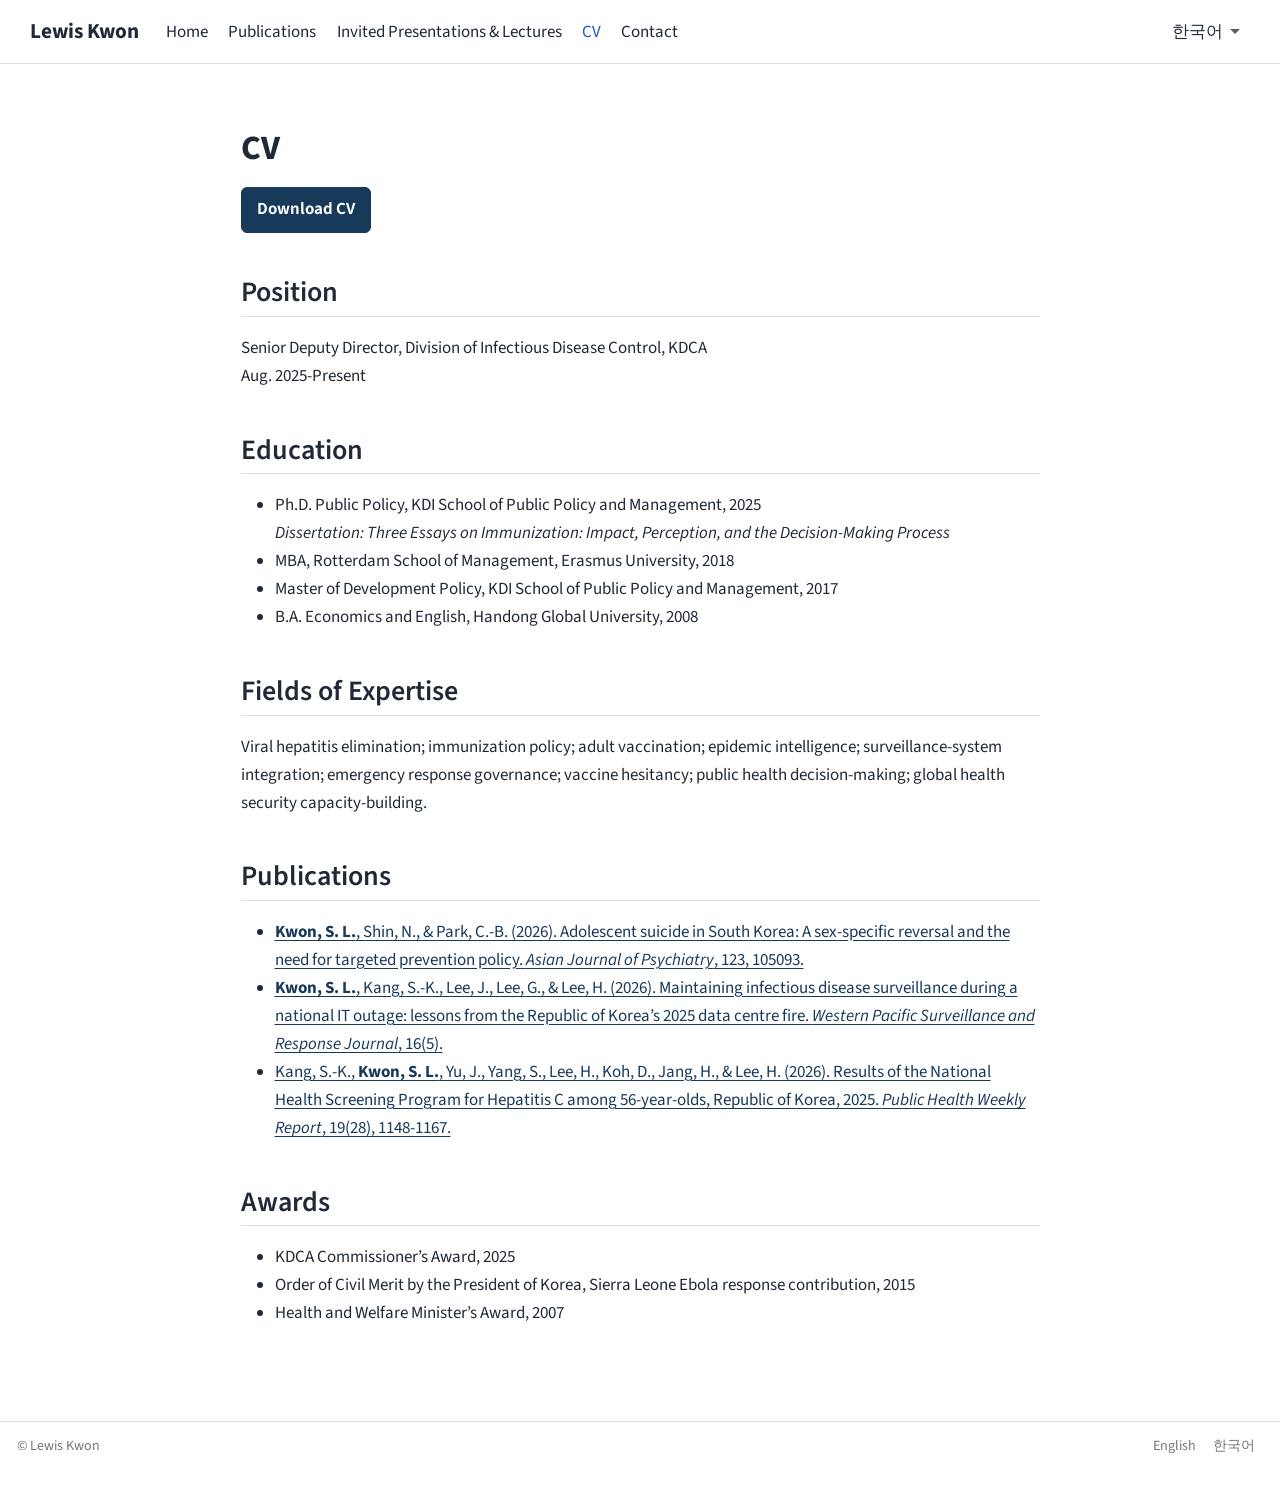
<file: docs/cv.html>
<!DOCTYPE html>
<html xmlns="http://www.w3.org/1999/xhtml" lang="en" xml:lang="en"><head>

<meta charset="utf-8">
<meta name="generator" content="quarto-1.9.37">

<meta name="viewport" content="width=device-width, initial-scale=1.0, user-scalable=yes">

<meta name="description" content="Curriculum vitae for Lewis Kwon.">

<title>cv – Lewis Kwon</title>
<style>
/* Default styles provided by pandoc.
** See https://pandoc.org/MANUAL.html#variables-for-html for config info.
*/
code{white-space: pre-wrap;}
span.smallcaps{font-variant: small-caps;}
div.columns{display: flex; gap: min(4vw, 1.5em);}
div.column{flex: auto; overflow-x: auto;}
div.hanging-indent{margin-left: 1.5em; text-indent: -1.5em;}
ul.task-list{list-style: none;}
ul.task-list li input[type="checkbox"] {
  width: 0.8em;
  margin: 0 0.8em 0.2em -1em; /* quarto-specific, see https://github.com/quarto-dev/quarto-cli/issues/4556 */ 
  vertical-align: middle;
}
</style>


<script src="site_libs/quarto-nav/quarto-nav.js"></script>
<script src="site_libs/clipboard/clipboard.min.js"></script>
<script src="site_libs/quarto-html/quarto.js" type="module"></script>
<script src="site_libs/quarto-html/tabsets/tabsets.js" type="module"></script>
<script src="site_libs/quarto-html/popper.min.js"></script>
<script src="site_libs/quarto-html/tippy.umd.min.js"></script>
<script src="site_libs/quarto-html/anchor.min.js"></script>
<link href="site_libs/quarto-html/tippy.css" rel="stylesheet">
<link href="site_libs/quarto-html/quarto-syntax-highlighting-7f8f88aac4f3542376d5c11b86a4c14d.css" rel="stylesheet" id="quarto-text-highlighting-styles">
<script src="site_libs/bootstrap/bootstrap.min.js"></script>
<link href="site_libs/bootstrap/bootstrap-icons.css" rel="stylesheet">
<link href="site_libs/bootstrap/bootstrap-6ceb4bfaad853d696014c281363e0598.min.css" rel="stylesheet" append-hash="true" id="quarto-bootstrap" data-mode="light">
<script id="quarto-search-options" type="application/json">{
  "language": {
    "search-no-results-text": "No results",
    "search-matching-documents-text": "matching documents",
    "search-copy-link-title": "Copy link to search",
    "search-hide-matches-text": "Hide additional matches",
    "search-more-match-text": "more match in this document",
    "search-more-matches-text": "more matches in this document",
    "search-clear-button-title": "Clear",
    "search-text-placeholder": "",
    "search-detached-cancel-button-title": "Cancel",
    "search-submit-button-title": "Submit",
    "search-label": "Search"
  }
}</script>
<style>html{ scroll-behavior: smooth; }</style>
<meta name="robots" content="index, follow">


<link rel="stylesheet" href="styles.css">
</head>

<body class="nav-fixed fullcontent quarto-light">

<div id="quarto-search-results"></div>
  <header id="quarto-header" class="headroom fixed-top">
    <nav class="navbar navbar-expand-lg " data-bs-theme="dark">
      <div class="navbar-container container-fluid">
      <div class="navbar-brand-container mx-auto">
    <a class="navbar-brand" href="./index.html">
    <span class="navbar-title">Lewis Kwon</span>
    </a>
  </div>
          <button class="navbar-toggler" type="button" data-bs-toggle="collapse" data-bs-target="#navbarCollapse" aria-controls="navbarCollapse" role="menu" aria-expanded="false" aria-label="Toggle navigation" onclick="if (window.quartoToggleHeadroom) { window.quartoToggleHeadroom(); }">
  <span class="navbar-toggler-icon"></span>
</button>
          <div class="collapse navbar-collapse" id="navbarCollapse">
            <ul class="navbar-nav navbar-nav-scroll me-auto">
  <li class="nav-item">
    <a class="nav-link" href="./index.html"> 
<span class="menu-text">Home</span></a>
  </li>  
  <li class="nav-item">
    <a class="nav-link" href="./publications.html"> 
<span class="menu-text">Publications</span></a>
  </li>  
  <li class="nav-item">
    <a class="nav-link" href="./presentations.html"> 
<span class="menu-text">Invited Presentations &amp; Lectures</span></a>
  </li>  
  <li class="nav-item">
    <a class="nav-link active" href="./cv.html" aria-current="page"> 
<span class="menu-text">CV</span></a>
  </li>  
  <li class="nav-item">
    <a class="nav-link" href="./contact.html"> 
<span class="menu-text">Contact</span></a>
  </li>  
</ul>
            <ul class="navbar-nav navbar-nav-scroll ms-auto">
  <li class="nav-item dropdown ">
    <a class="nav-link dropdown-toggle" href="#" id="nav-menu-" role="link" data-bs-toggle="dropdown" aria-expanded="false">
 <span class="menu-text">한국어</span>
    </a>
    <ul class="dropdown-menu dropdown-menu-end" aria-labelledby="nav-menu-">    
        <li>
    <a class="dropdown-item" href="./ko/index.html">
 <span class="dropdown-text">홈</span></a>
  </li>  
        <li>
    <a class="dropdown-item" href="./ko/publications.html">
 <span class="dropdown-text">논문</span></a>
  </li>  
        <li>
    <a class="dropdown-item" href="./ko/presentations.html">
 <span class="dropdown-text">초청 발표 및 강의</span></a>
  </li>  
        <li>
    <a class="dropdown-item" href="./ko/cv.html">
 <span class="dropdown-text">CV</span></a>
  </li>  
        <li>
    <a class="dropdown-item" href="./ko/contact.html">
 <span class="dropdown-text">연락처</span></a>
  </li>  
    </ul>
  </li>
</ul>
          </div> <!-- /navcollapse -->
            <div class="quarto-navbar-tools">
</div>
      </div> <!-- /container-fluid -->
    </nav>
</header>
<!-- content -->
<div id="quarto-content" class="quarto-container page-columns page-rows-contents page-layout-article page-navbar">
<!-- sidebar -->
<!-- margin-sidebar -->
    
<!-- main -->
<main class="content" id="quarto-document-content"><header id="title-block-header" class="quarto-title-block"></header>




<section id="cv" class="level1">
<h1>CV</h1>
<p><a href="files/cv-lewis-kwon-public.pdf?v=20261112" class="btn btn-primary">Download CV</a></p>
<section id="position" class="level2">
<h2 class="anchored" data-anchor-id="position">Position</h2>
<p>Senior Deputy Director, Division of Infectious Disease Control, KDCA<br>
Aug.&nbsp;2025-Present</p>
</section>
<section id="education" class="level2">
<h2 class="anchored" data-anchor-id="education">Education</h2>
<ul>
<li>Ph.D.&nbsp;Public Policy, KDI School of Public Policy and Management, 2025<br>
<em>Dissertation: Three Essays on Immunization: Impact, Perception, and the Decision-Making Process</em></li>
<li>MBA, Rotterdam School of Management, Erasmus University, 2018</li>
<li>Master of Development Policy, KDI School of Public Policy and Management, 2017</li>
<li>B.A. Economics and English, Handong Global University, 2008</li>
</ul>
</section>
<section id="fields-of-expertise" class="level2">
<h2 class="anchored" data-anchor-id="fields-of-expertise">Fields of Expertise</h2>
<p>Viral hepatitis elimination; immunization policy; adult vaccination; epidemic intelligence; surveillance-system integration; emergency response governance; vaccine hesitancy; public health decision-making; global health security capacity-building.</p>
</section>
<section id="publications" class="level2">
<h2 class="anchored" data-anchor-id="publications">Publications</h2>
<ul>
<li><a href="https://www.sciencedirect.com/science/article/pii/S1876201826002662"><strong>Kwon, S. L.</strong>, Shin, N., &amp; Park, C.-B. (2026). Adolescent suicide in South Korea: A sex-specific reversal and the need for targeted prevention policy. <em>Asian Journal of Psychiatry</em>, 123, 105093.</a></li>
<li><a href="https://ojs.wpro.who.int/ojs/index.php/wpsar/article/view/1368"><strong>Kwon, S. L.</strong>, Kang, S.-K., Lee, J., Lee, G., &amp; Lee, H. (2026). Maintaining infectious disease surveillance during a national IT outage: lessons from the Republic of Korea’s 2025 data centre fire. <em>Western Pacific Surveillance and Response Journal</em>, 16(5).</a></li>
<li><a href="https://doi.org/10.56786/PHWR.2026.19.28.2">Kang, S.-K., <strong>Kwon, S. L.</strong>, Yu, J., Yang, S., Lee, H., Koh, D., Jang, H., &amp; Lee, H. (2026). Results of the National Health Screening Program for Hepatitis C among 56-year-olds, Republic of Korea, 2025. <em>Public Health Weekly Report</em>, 19(28), 1148-1167.</a></li>
</ul>
</section>
<section id="awards" class="level2">
<h2 class="anchored" data-anchor-id="awards">Awards</h2>
<ul>
<li>KDCA Commissioner’s Award, 2025</li>
<li>Order of Civil Merit by the President of Korea, Sierra Leone Ebola response contribution, 2015</li>
<li>Health and Welfare Minister’s Award, 2007</li>
</ul>


</section>
</section>

</main> <!-- /main -->
<script id="quarto-html-after-body" type="application/javascript">
  window.document.addEventListener("DOMContentLoaded", function (event) {
    const icon = "";
    const anchorJS = new window.AnchorJS();
    anchorJS.options = {
      placement: 'right',
      icon: icon
    };
    anchorJS.add('.anchored');
    const isCodeAnnotation = (el) => {
      for (const clz of el.classList) {
        if (clz.startsWith('code-annotation-')) {                     
          return true;
        }
      }
      return false;
    }
    const onCopySuccess = function(e) {
      // button target
      const button = e.trigger;
      // don't keep focus
      button.blur();
      // flash "checked"
      button.classList.add('code-copy-button-checked');
      var currentTitle = button.getAttribute("title");
      button.setAttribute("title", "Copied!");
      let tooltip;
      if (window.bootstrap) {
        button.setAttribute("data-bs-toggle", "tooltip");
        button.setAttribute("data-bs-placement", "left");
        button.setAttribute("data-bs-title", "Copied!");
        tooltip = new bootstrap.Tooltip(button, 
          { trigger: "manual", 
            customClass: "code-copy-button-tooltip",
            offset: [0, -8]});
        tooltip.show();    
      }
      setTimeout(function() {
        if (tooltip) {
          tooltip.hide();
          button.removeAttribute("data-bs-title");
          button.removeAttribute("data-bs-toggle");
          button.removeAttribute("data-bs-placement");
        }
        button.setAttribute("title", currentTitle);
        button.classList.remove('code-copy-button-checked');
      }, 1000);
      // clear code selection
      e.clearSelection();
    }
    const getTextToCopy = function(trigger) {
      const outerScaffold = trigger.parentElement.cloneNode(true);
      const codeEl = outerScaffold.querySelector('code');
      for (const childEl of codeEl.children) {
        if (isCodeAnnotation(childEl)) {
          childEl.remove();
        }
      }
      return codeEl.innerText;
    }
    const clipboard = new window.ClipboardJS('.code-copy-button:not([data-in-quarto-modal])', {
      text: getTextToCopy
    });
    clipboard.on('success', onCopySuccess);
    if (window.document.getElementById('quarto-embedded-source-code-modal')) {
      const clipboardModal = new window.ClipboardJS('.code-copy-button[data-in-quarto-modal]', {
        text: getTextToCopy,
        container: window.document.getElementById('quarto-embedded-source-code-modal')
      });
      clipboardModal.on('success', onCopySuccess);
    }
      var localhostRegex = new RegExp(/^(?:http|https):\/\/localhost\:?[0-9]*\//);
      var mailtoRegex = new RegExp(/^mailto:/);
        var filterRegex = new RegExp("https:\/\/lewis-kwon\.github\.io");
      var isInternal = (href) => {
          return filterRegex.test(href) || localhostRegex.test(href) || mailtoRegex.test(href);
      }
      // Inspect non-navigation links and adorn them if external
     var links = window.document.querySelectorAll('a[href]:not(.nav-link):not(.navbar-brand):not(.toc-action):not(.sidebar-link):not(.sidebar-item-toggle):not(.pagination-link):not(.no-external):not([aria-hidden]):not(.dropdown-item):not(.quarto-navigation-tool):not(.about-link)');
      for (var i=0; i<links.length; i++) {
        const link = links[i];
        if (!isInternal(link.href)) {
          // undo the damage that might have been done by quarto-nav.js in the case of
          // links that we want to consider external
          if (link.dataset.originalHref !== undefined) {
            link.href = link.dataset.originalHref;
          }
            // target, if specified
            link.setAttribute("target", "_blank");
            if (link.getAttribute("rel") === null) {
              link.setAttribute("rel", "noopener");
            }
        }
      }
    function tippyHover(el, contentFn, onTriggerFn, onUntriggerFn) {
      const config = {
        allowHTML: true,
        maxWidth: 500,
        delay: 100,
        arrow: false,
        appendTo: function(el) {
            return el.parentElement;
        },
        interactive: true,
        interactiveBorder: 10,
        theme: 'quarto',
        placement: 'bottom-start',
      };
      if (contentFn) {
        config.content = contentFn;
      }
      if (onTriggerFn) {
        config.onTrigger = onTriggerFn;
      }
      if (onUntriggerFn) {
        config.onUntrigger = onUntriggerFn;
      }
      window.tippy(el, config); 
    }
    const noterefs = window.document.querySelectorAll('a[role="doc-noteref"]');
    for (var i=0; i<noterefs.length; i++) {
      const ref = noterefs[i];
      tippyHover(ref, function() {
        // use id or data attribute instead here
        let href = ref.getAttribute('data-footnote-href') || ref.getAttribute('href');
        try { href = new URL(href).hash; } catch {}
        const id = href.replace(/^#\/?/, "");
        const note = window.document.getElementById(id);
        if (note) {
          return note.innerHTML;
        } else {
          return "";
        }
      });
    }
    const xrefs = window.document.querySelectorAll('a.quarto-xref');
    const processXRef = (id, note) => {
      // Strip column container classes
      const stripColumnClz = (el) => {
        el.classList.remove("page-full", "page-columns");
        if (el.children) {
          for (const child of el.children) {
            stripColumnClz(child);
          }
        }
      }
      stripColumnClz(note)
      if (id === null || id.startsWith('sec-')) {
        // Special case sections, only their first couple elements
        const container = document.createElement("div");
        if (note.children && note.children.length > 2) {
          container.appendChild(note.children[0].cloneNode(true));
          for (let i = 1; i < note.children.length; i++) {
            const child = note.children[i];
            if (child.tagName === "P" && child.innerText === "") {
              continue;
            } else {
              container.appendChild(child.cloneNode(true));
              break;
            }
          }
          if (window.Quarto?.typesetMath) {
            window.Quarto.typesetMath(container);
          }
          return container.innerHTML
        } else {
          if (window.Quarto?.typesetMath) {
            window.Quarto.typesetMath(note);
          }
          return note.innerHTML;
        }
      } else {
        // Remove any anchor links if they are present
        const anchorLink = note.querySelector('a.anchorjs-link');
        if (anchorLink) {
          anchorLink.remove();
        }
        if (window.Quarto?.typesetMath) {
          window.Quarto.typesetMath(note);
        }
        if (note.classList.contains("callout")) {
          return note.outerHTML;
        } else {
          return note.innerHTML;
        }
      }
    }
    for (var i=0; i<xrefs.length; i++) {
      const xref = xrefs[i];
      tippyHover(xref, undefined, function(instance) {
        instance.disable();
        let url = xref.getAttribute('href');
        let hash = undefined; 
        if (url.startsWith('#')) {
          hash = url;
        } else {
          try { hash = new URL(url).hash; } catch {}
        }
        if (hash) {
          const id = hash.replace(/^#\/?/, "");
          const note = window.document.getElementById(id);
          if (note !== null) {
            try {
              const html = processXRef(id, note.cloneNode(true));
              instance.setContent(html);
            } finally {
              instance.enable();
              instance.show();
            }
          } else {
            // See if we can fetch this
            fetch(url.split('#')[0])
            .then(res => res.text())
            .then(html => {
              const parser = new DOMParser();
              const htmlDoc = parser.parseFromString(html, "text/html");
              const note = htmlDoc.getElementById(id);
              if (note !== null) {
                const html = processXRef(id, note);
                instance.setContent(html);
              } 
            }).finally(() => {
              instance.enable();
              instance.show();
            });
          }
        } else {
          // See if we can fetch a full url (with no hash to target)
          // This is a special case and we should probably do some content thinning / targeting
          fetch(url)
          .then(res => res.text())
          .then(html => {
            const parser = new DOMParser();
            const htmlDoc = parser.parseFromString(html, "text/html");
            const note = htmlDoc.querySelector('main.content');
            if (note !== null) {
              // This should only happen for chapter cross references
              // (since there is no id in the URL)
              // remove the first header
              if (note.children.length > 0 && note.children[0].tagName === "HEADER") {
                note.children[0].remove();
              }
              const html = processXRef(null, note);
              instance.setContent(html);
            } 
          }).finally(() => {
            instance.enable();
            instance.show();
          });
        }
      }, function(instance) {
      });
    }
        let selectedAnnoteEl;
        const selectorForAnnotation = ( cell, annotation) => {
          let cellAttr = 'data-code-cell="' + cell + '"';
          let lineAttr = 'data-code-annotation="' +  annotation + '"';
          const selector = 'span[' + cellAttr + '][' + lineAttr + ']';
          return selector;
        }
        const selectCodeLines = (annoteEl) => {
          const doc = window.document;
          const targetCell = annoteEl.getAttribute("data-target-cell");
          const targetAnnotation = annoteEl.getAttribute("data-target-annotation");
          const annoteSpan = window.document.querySelector(selectorForAnnotation(targetCell, targetAnnotation));
          const lines = annoteSpan.getAttribute("data-code-lines").split(",");
          const lineIds = lines.map((line) => {
            return targetCell + "-" + line;
          })
          let top = null;
          let height = null;
          let parent = null;
          if (lineIds.length > 0) {
              //compute the position of the single el (top and bottom and make a div)
              const el = window.document.getElementById(lineIds[0]);
              top = el.offsetTop;
              height = el.offsetHeight;
              parent = el.parentElement.parentElement;
            if (lineIds.length > 1) {
              const lastEl = window.document.getElementById(lineIds[lineIds.length - 1]);
              const bottom = lastEl.offsetTop + lastEl.offsetHeight;
              height = bottom - top;
            }
            if (top !== null && height !== null && parent !== null) {
              // cook up a div (if necessary) and position it 
              let div = window.document.getElementById("code-annotation-line-highlight");
              if (div === null) {
                div = window.document.createElement("div");
                div.setAttribute("id", "code-annotation-line-highlight");
                div.style.position = 'absolute';
                parent.appendChild(div);
              }
              div.style.top = top - 2 + "px";
              div.style.height = height + 4 + "px";
              div.style.left = 0;
              let gutterDiv = window.document.getElementById("code-annotation-line-highlight-gutter");
              if (gutterDiv === null) {
                gutterDiv = window.document.createElement("div");
                gutterDiv.setAttribute("id", "code-annotation-line-highlight-gutter");
                gutterDiv.style.position = 'absolute';
                const codeCell = window.document.getElementById(targetCell);
                const gutter = codeCell.querySelector('.code-annotation-gutter');
                gutter.appendChild(gutterDiv);
              }
              gutterDiv.style.top = top - 2 + "px";
              gutterDiv.style.height = height + 4 + "px";
            }
            selectedAnnoteEl = annoteEl;
          }
        };
        const unselectCodeLines = () => {
          const elementsIds = ["code-annotation-line-highlight", "code-annotation-line-highlight-gutter"];
          elementsIds.forEach((elId) => {
            const div = window.document.getElementById(elId);
            if (div) {
              div.remove();
            }
          });
          selectedAnnoteEl = undefined;
        };
          // Handle positioning of the toggle
      window.addEventListener(
        "resize",
        throttle(() => {
          elRect = undefined;
          if (selectedAnnoteEl) {
            selectCodeLines(selectedAnnoteEl);
          }
        }, 10)
      );
      function throttle(fn, ms) {
      let throttle = false;
      let timer;
        return (...args) => {
          if(!throttle) { // first call gets through
              fn.apply(this, args);
              throttle = true;
          } else { // all the others get throttled
              if(timer) clearTimeout(timer); // cancel #2
              timer = setTimeout(() => {
                fn.apply(this, args);
                timer = throttle = false;
              }, ms);
          }
        };
      }
        // Attach click handler to the DT
        const annoteDls = window.document.querySelectorAll('dt[data-target-cell]');
        for (const annoteDlNode of annoteDls) {
          annoteDlNode.addEventListener('click', (event) => {
            const clickedEl = event.target;
            if (clickedEl !== selectedAnnoteEl) {
              unselectCodeLines();
              const activeEl = window.document.querySelector('dt[data-target-cell].code-annotation-active');
              if (activeEl) {
                activeEl.classList.remove('code-annotation-active');
              }
              selectCodeLines(clickedEl);
              clickedEl.classList.add('code-annotation-active');
            } else {
              // Unselect the line
              unselectCodeLines();
              clickedEl.classList.remove('code-annotation-active');
            }
          });
        }
    const findCites = (el) => {
      const parentEl = el.parentElement;
      if (parentEl) {
        const cites = parentEl.dataset.cites;
        if (cites) {
          return {
            el,
            cites: cites.split(' ')
          };
        } else {
          return findCites(el.parentElement)
        }
      } else {
        return undefined;
      }
    };
    var bibliorefs = window.document.querySelectorAll('a[role="doc-biblioref"]');
    for (var i=0; i<bibliorefs.length; i++) {
      const ref = bibliorefs[i];
      const citeInfo = findCites(ref);
      if (citeInfo) {
        tippyHover(citeInfo.el, function() {
          var popup = window.document.createElement('div');
          citeInfo.cites.forEach(function(cite) {
            var citeDiv = window.document.createElement('div');
            citeDiv.classList.add('hanging-indent');
            citeDiv.classList.add('csl-entry');
            var biblioDiv = window.document.getElementById('ref-' + cite);
            if (biblioDiv) {
              citeDiv.innerHTML = biblioDiv.innerHTML;
            }
            popup.appendChild(citeDiv);
          });
          return popup.innerHTML;
        });
      }
    }
  });
  </script>
</div> <!-- /content -->
<footer class="footer">
  <div class="nav-footer">
    <div class="nav-footer-left">
<p>© Lewis Kwon</p>
</div>   
    <div class="nav-footer-center">
      &nbsp;
    </div>
    <div class="nav-footer-right">
      <ul class="footer-items list-unstyled">
    <li class="nav-item">
    <a class="nav-link" href="./index.html">
<p>English</p>
</a>
  </li>  
    <li class="nav-item">
    <a class="nav-link" href="./ko/index.html">
<p>한국어</p>
</a>
  </li>  
</ul>
    </div>
  </div>
</footer>
<script data-goatcounter="https://lewiskwon.goatcounter.com/count" async="" src="//gc.zgo.at/count.js"></script>




<script src="site_libs/quarto-html/zenscroll-min.js"></script>
</body></html>
</file>
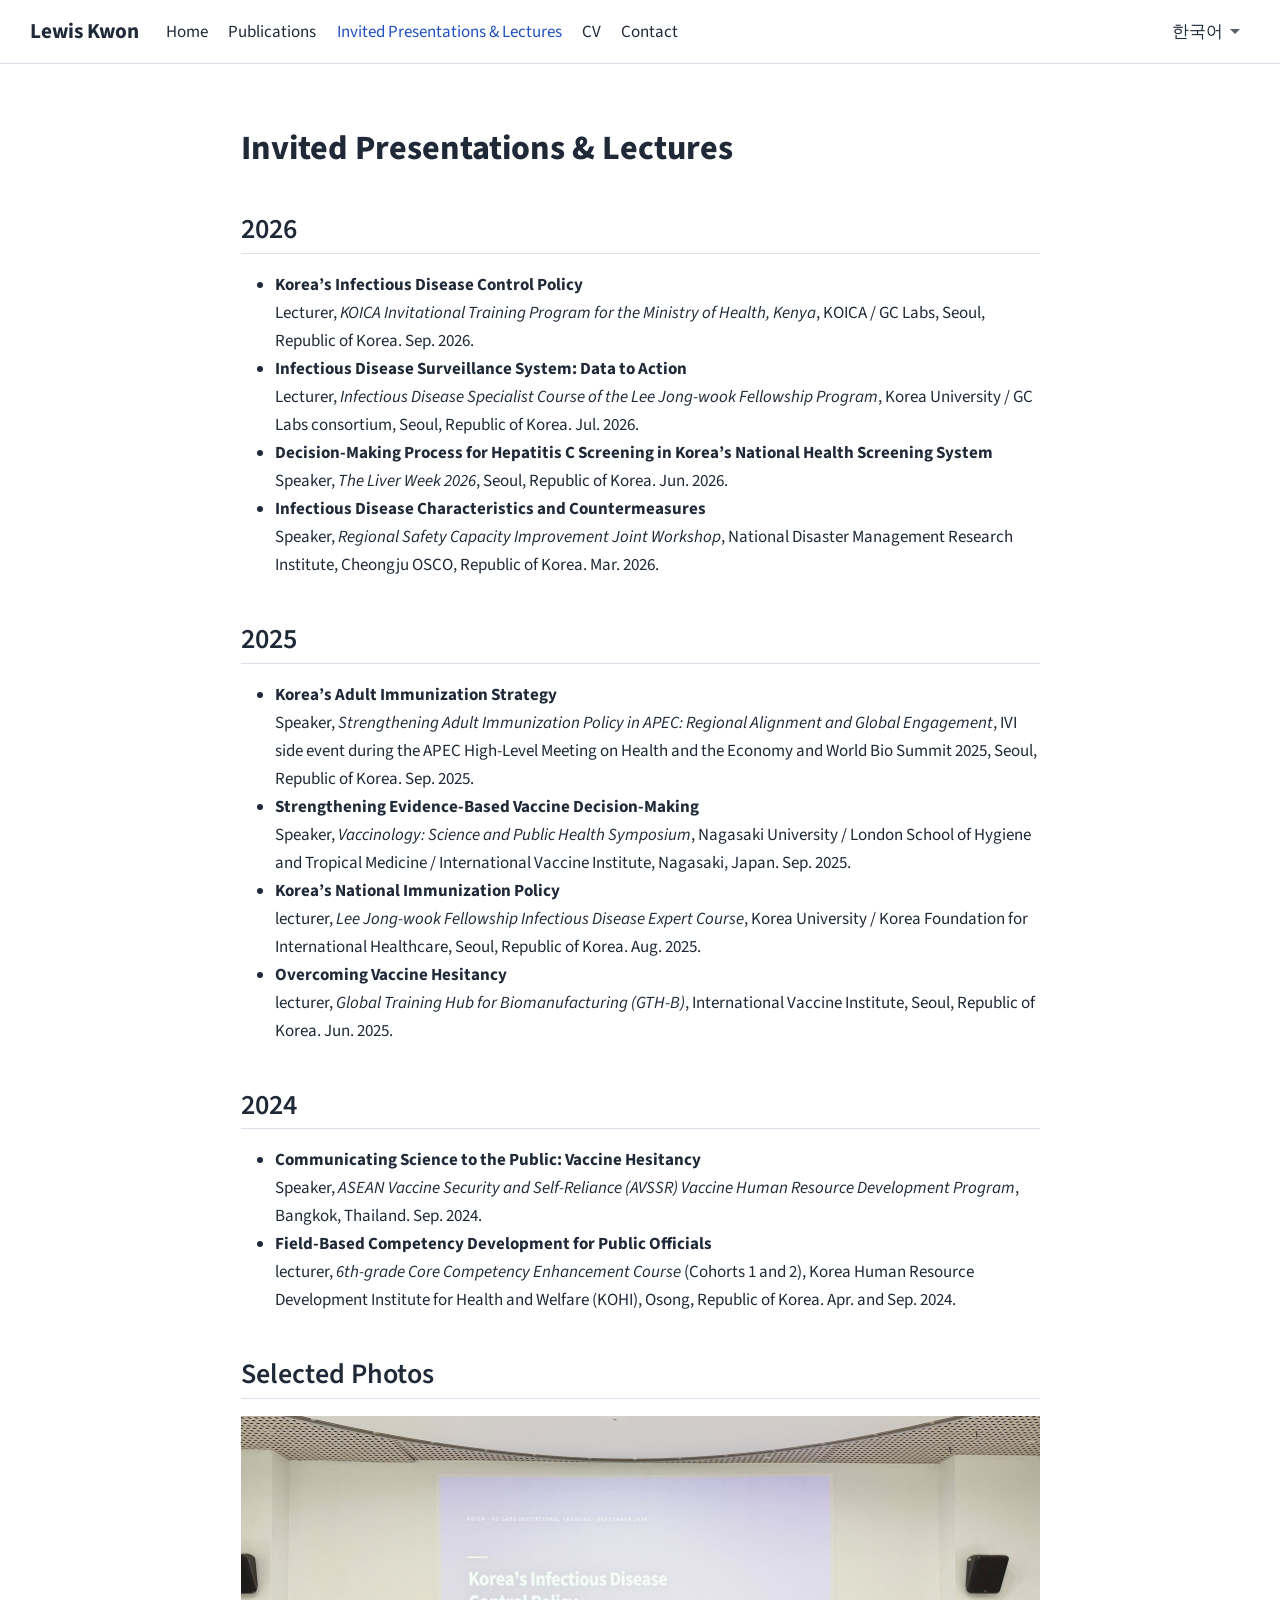
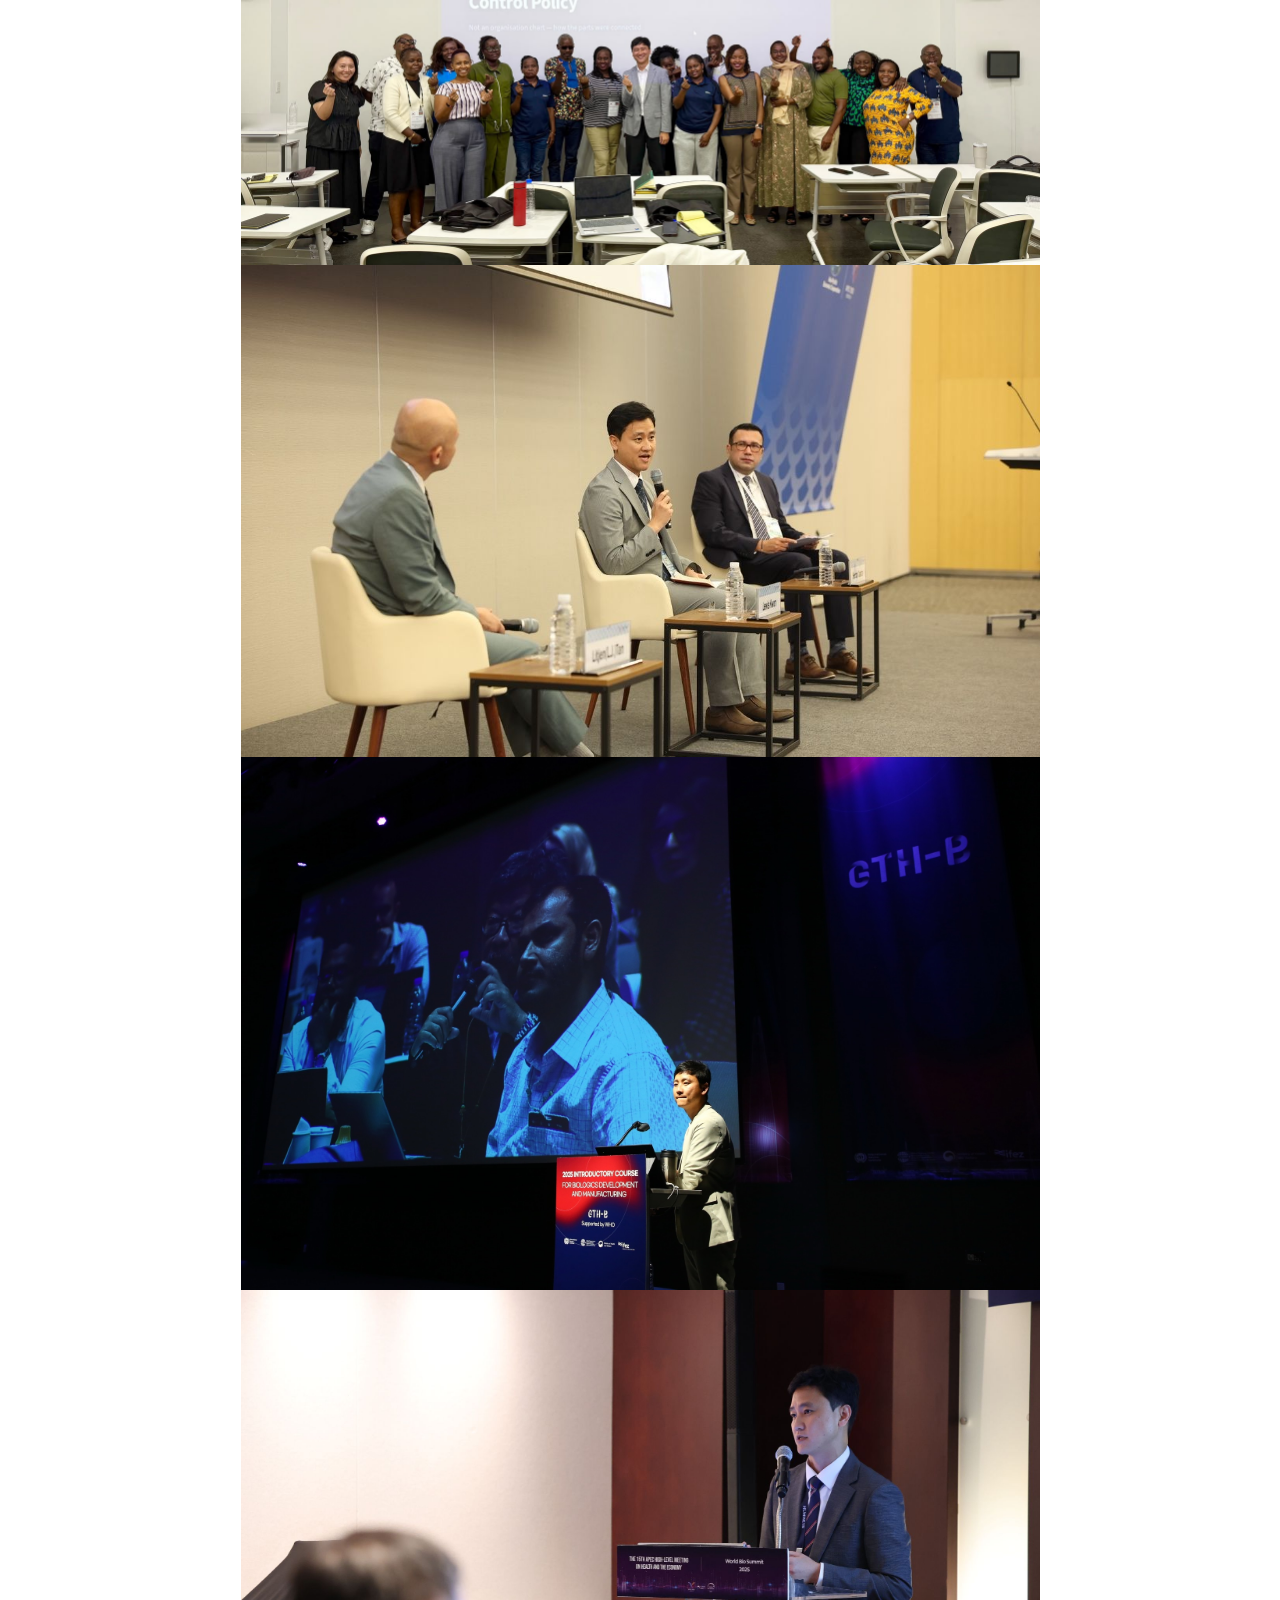
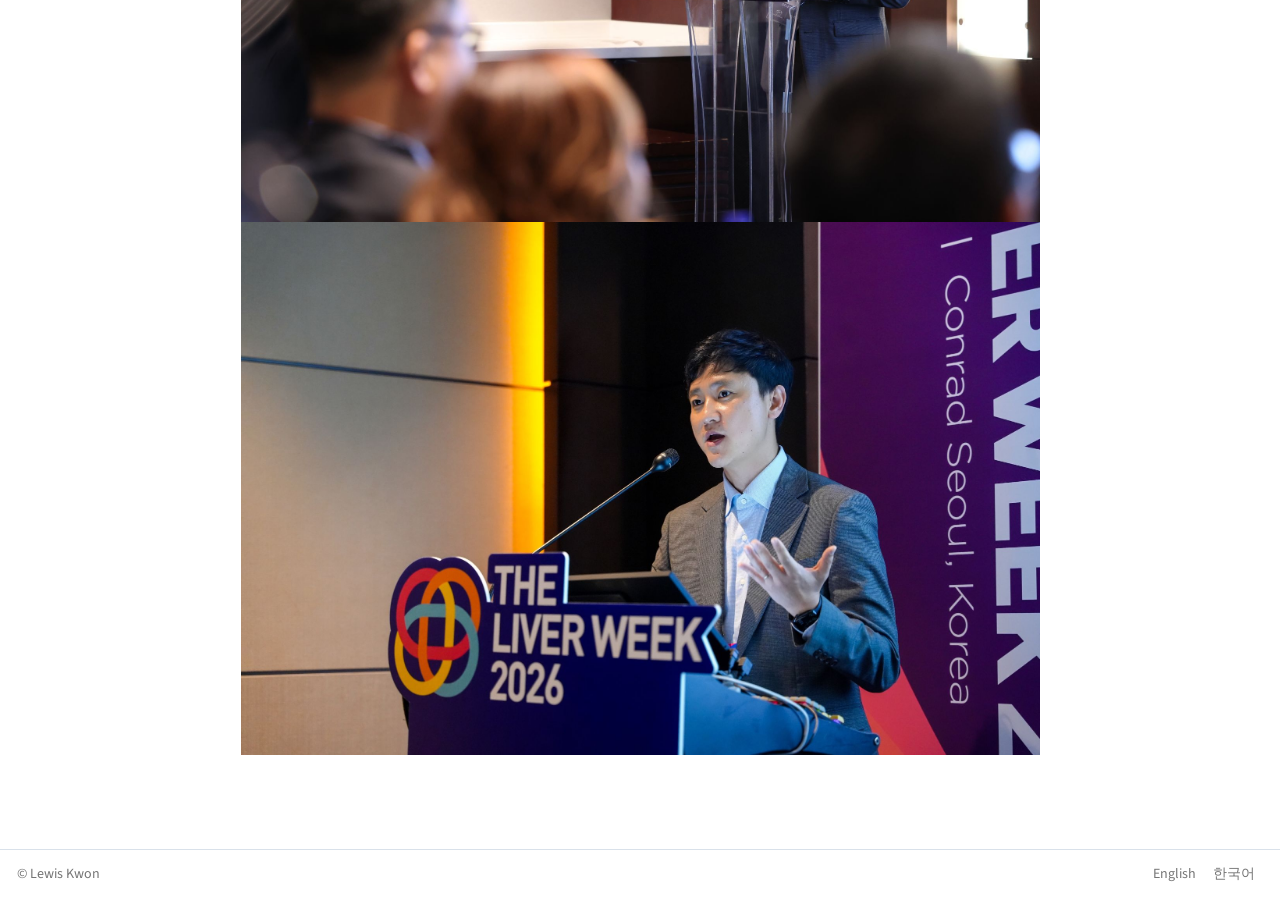
<file: docs/presentations.html>
<!DOCTYPE html>
<html xmlns="http://www.w3.org/1999/xhtml" lang="en" xml:lang="en"><head>

<meta charset="utf-8">
<meta name="generator" content="quarto-1.9.37">

<meta name="viewport" content="width=device-width, initial-scale=1.0, user-scalable=yes">

<meta name="description" content="Invited presentations and lectures by Lewis Kwon.">

<title>presentations – Lewis Kwon</title>
<style>
/* Default styles provided by pandoc.
** See https://pandoc.org/MANUAL.html#variables-for-html for config info.
*/
code{white-space: pre-wrap;}
span.smallcaps{font-variant: small-caps;}
div.columns{display: flex; gap: min(4vw, 1.5em);}
div.column{flex: auto; overflow-x: auto;}
div.hanging-indent{margin-left: 1.5em; text-indent: -1.5em;}
ul.task-list{list-style: none;}
ul.task-list li input[type="checkbox"] {
  width: 0.8em;
  margin: 0 0.8em 0.2em -1em; /* quarto-specific, see https://github.com/quarto-dev/quarto-cli/issues/4556 */ 
  vertical-align: middle;
}
</style>


<script src="site_libs/quarto-nav/quarto-nav.js"></script>
<script src="site_libs/clipboard/clipboard.min.js"></script>
<script src="site_libs/quarto-html/quarto.js" type="module"></script>
<script src="site_libs/quarto-html/tabsets/tabsets.js" type="module"></script>
<script src="site_libs/quarto-html/popper.min.js"></script>
<script src="site_libs/quarto-html/tippy.umd.min.js"></script>
<script src="site_libs/quarto-html/anchor.min.js"></script>
<link href="site_libs/quarto-html/tippy.css" rel="stylesheet">
<link href="site_libs/quarto-html/quarto-syntax-highlighting-7f8f88aac4f3542376d5c11b86a4c14d.css" rel="stylesheet" id="quarto-text-highlighting-styles">
<script src="site_libs/bootstrap/bootstrap.min.js"></script>
<link href="site_libs/bootstrap/bootstrap-icons.css" rel="stylesheet">
<link href="site_libs/bootstrap/bootstrap-6ceb4bfaad853d696014c281363e0598.min.css" rel="stylesheet" append-hash="true" id="quarto-bootstrap" data-mode="light">
<script id="quarto-search-options" type="application/json">{
  "language": {
    "search-no-results-text": "No results",
    "search-matching-documents-text": "matching documents",
    "search-copy-link-title": "Copy link to search",
    "search-hide-matches-text": "Hide additional matches",
    "search-more-match-text": "more match in this document",
    "search-more-matches-text": "more matches in this document",
    "search-clear-button-title": "Clear",
    "search-text-placeholder": "",
    "search-detached-cancel-button-title": "Cancel",
    "search-submit-button-title": "Submit",
    "search-label": "Search"
  }
}</script>
<style>html{ scroll-behavior: smooth; }</style>
<meta name="robots" content="index, follow">


<link rel="stylesheet" href="styles.css">
</head>

<body class="nav-fixed fullcontent quarto-light">

<div id="quarto-search-results"></div>
  <header id="quarto-header" class="headroom fixed-top">
    <nav class="navbar navbar-expand-lg " data-bs-theme="dark">
      <div class="navbar-container container-fluid">
      <div class="navbar-brand-container mx-auto">
    <a class="navbar-brand" href="./index.html">
    <span class="navbar-title">Lewis Kwon</span>
    </a>
  </div>
          <button class="navbar-toggler" type="button" data-bs-toggle="collapse" data-bs-target="#navbarCollapse" aria-controls="navbarCollapse" role="menu" aria-expanded="false" aria-label="Toggle navigation" onclick="if (window.quartoToggleHeadroom) { window.quartoToggleHeadroom(); }">
  <span class="navbar-toggler-icon"></span>
</button>
          <div class="collapse navbar-collapse" id="navbarCollapse">
            <ul class="navbar-nav navbar-nav-scroll me-auto">
  <li class="nav-item">
    <a class="nav-link" href="./index.html"> 
<span class="menu-text">Home</span></a>
  </li>  
  <li class="nav-item">
    <a class="nav-link" href="./publications.html"> 
<span class="menu-text">Publications</span></a>
  </li>  
  <li class="nav-item">
    <a class="nav-link active" href="./presentations.html" aria-current="page"> 
<span class="menu-text">Invited Presentations &amp; Lectures</span></a>
  </li>  
  <li class="nav-item">
    <a class="nav-link" href="./cv.html"> 
<span class="menu-text">CV</span></a>
  </li>  
  <li class="nav-item">
    <a class="nav-link" href="./contact.html"> 
<span class="menu-text">Contact</span></a>
  </li>  
</ul>
            <ul class="navbar-nav navbar-nav-scroll ms-auto">
  <li class="nav-item dropdown ">
    <a class="nav-link dropdown-toggle" href="#" id="nav-menu-" role="link" data-bs-toggle="dropdown" aria-expanded="false">
 <span class="menu-text">한국어</span>
    </a>
    <ul class="dropdown-menu dropdown-menu-end" aria-labelledby="nav-menu-">    
        <li>
    <a class="dropdown-item" href="./ko/index.html">
 <span class="dropdown-text">홈</span></a>
  </li>  
        <li>
    <a class="dropdown-item" href="./ko/publications.html">
 <span class="dropdown-text">논문</span></a>
  </li>  
        <li>
    <a class="dropdown-item" href="./ko/presentations.html">
 <span class="dropdown-text">초청 발표 및 강의</span></a>
  </li>  
        <li>
    <a class="dropdown-item" href="./ko/cv.html">
 <span class="dropdown-text">CV</span></a>
  </li>  
        <li>
    <a class="dropdown-item" href="./ko/contact.html">
 <span class="dropdown-text">연락처</span></a>
  </li>  
    </ul>
  </li>
</ul>
          </div> <!-- /navcollapse -->
            <div class="quarto-navbar-tools">
</div>
      </div> <!-- /container-fluid -->
    </nav>
</header>
<!-- content -->
<div id="quarto-content" class="quarto-container page-columns page-rows-contents page-layout-article page-navbar">
<!-- sidebar -->
<!-- margin-sidebar -->
    
<!-- main -->
<main class="content" id="quarto-document-content"><header id="title-block-header" class="quarto-title-block"></header>




<section id="invited-presentations-lectures" class="level1">
<h1>Invited Presentations &amp; Lectures</h1>
<section id="section" class="level2">
<h2 class="anchored" data-anchor-id="section">2026</h2>
<ul>
<li><strong>Korea’s Infectious Disease Control Policy</strong><br>
Lecturer, <em>KOICA Invitational Training Program for the Ministry of Health, Kenya</em>, KOICA / GC Labs, Seoul, Republic of Korea. Sep.&nbsp;2026.</li>
<li><strong>Infectious Disease Surveillance System: Data to Action</strong><br>
Lecturer, <em>Infectious Disease Specialist Course of the Lee Jong-wook Fellowship Program</em>, Korea University / GC Labs consortium, Seoul, Republic of Korea. Jul.&nbsp;2026.</li>
<li><strong>Decision-Making Process for Hepatitis C Screening in Korea’s National Health Screening System</strong><br>
Speaker, <em>The Liver Week 2026</em>, Seoul, Republic of Korea. Jun.&nbsp;2026.</li>
<li><strong>Infectious Disease Characteristics and Countermeasures</strong><br>
Speaker, <em>Regional Safety Capacity Improvement Joint Workshop</em>, National Disaster Management Research Institute, Cheongju OSCO, Republic of Korea. Mar.&nbsp;2026.</li>
</ul>
</section>
<section id="section-1" class="level2">
<h2 class="anchored" data-anchor-id="section-1">2025</h2>
<ul>
<li><strong>Korea’s Adult Immunization Strategy</strong><br>
Speaker, <em>Strengthening Adult Immunization Policy in APEC: Regional Alignment and Global Engagement</em>, IVI side event during the APEC High-Level Meeting on Health and the Economy and World Bio Summit 2025, Seoul, Republic of Korea. Sep.&nbsp;2025.</li>
<li><strong>Strengthening Evidence-Based Vaccine Decision-Making</strong><br>
Speaker, <em>Vaccinology: Science and Public Health Symposium</em>, Nagasaki University / London School of Hygiene and Tropical Medicine / International Vaccine Institute, Nagasaki, Japan. Sep.&nbsp;2025.</li>
<li><strong>Korea’s National Immunization Policy</strong><br>
lecturer, <em>Lee Jong-wook Fellowship Infectious Disease Expert Course</em>, Korea University / Korea Foundation for International Healthcare, Seoul, Republic of Korea. Aug.&nbsp;2025.</li>
<li><strong>Overcoming Vaccine Hesitancy</strong><br>
lecturer, <em>Global Training Hub for Biomanufacturing (GTH-B)</em>, International Vaccine Institute, Seoul, Republic of Korea. Jun.&nbsp;2025.</li>
</ul>
</section>
<section id="section-2" class="level2">
<h2 class="anchored" data-anchor-id="section-2">2024</h2>
<ul>
<li><strong>Communicating Science to the Public: Vaccine Hesitancy</strong><br>
Speaker, <em>ASEAN Vaccine Security and Self-Reliance (AVSSR) Vaccine Human Resource Development Program</em>, Bangkok, Thailand. Sep.&nbsp;2024.</li>
<li><strong>Field-Based Competency Development for Public Officials</strong><br>
lecturer, <em>6th-grade Core Competency Enhancement Course</em> (Cohorts 1 and 2), Korea Human Resource Development Institute for Health and Welfare (KOHI), Osong, Republic of Korea. Apr.&nbsp;and Sep.&nbsp;2024.</li>
</ul>
</section>
<section id="selected-photos" class="level2">
<h2 class="anchored" data-anchor-id="selected-photos">Selected Photos</h2>
<div class="talk-photos">
<p><img src="images/talks/kenya-moh-2026.jpg" class="img-fluid" alt="Lewis Kwon with officials from the Ministry of Health, Kenya, after a lecture on Korea's infectious disease control policy, September 2026"> <img src="images/talks/talk1.jpg" class="img-fluid" alt="Invited presentation photo 1"> <img src="images/talks/talk2.jpg" class="img-fluid" alt="Invited presentation photo 2"> <img src="images/talks/talk3.jpg" class="img-fluid" alt="Invited presentation photo 3"> <img src="images/talks/liver-week-2026.jpg" class="img-fluid" alt="Lewis Kwon presenting at The Liver Week 2026"></p>
</div>


</section>
</section>

</main> <!-- /main -->
<script id="quarto-html-after-body" type="application/javascript">
  window.document.addEventListener("DOMContentLoaded", function (event) {
    const icon = "";
    const anchorJS = new window.AnchorJS();
    anchorJS.options = {
      placement: 'right',
      icon: icon
    };
    anchorJS.add('.anchored');
    const isCodeAnnotation = (el) => {
      for (const clz of el.classList) {
        if (clz.startsWith('code-annotation-')) {                     
          return true;
        }
      }
      return false;
    }
    const onCopySuccess = function(e) {
      // button target
      const button = e.trigger;
      // don't keep focus
      button.blur();
      // flash "checked"
      button.classList.add('code-copy-button-checked');
      var currentTitle = button.getAttribute("title");
      button.setAttribute("title", "Copied!");
      let tooltip;
      if (window.bootstrap) {
        button.setAttribute("data-bs-toggle", "tooltip");
        button.setAttribute("data-bs-placement", "left");
        button.setAttribute("data-bs-title", "Copied!");
        tooltip = new bootstrap.Tooltip(button, 
          { trigger: "manual", 
            customClass: "code-copy-button-tooltip",
            offset: [0, -8]});
        tooltip.show();    
      }
      setTimeout(function() {
        if (tooltip) {
          tooltip.hide();
          button.removeAttribute("data-bs-title");
          button.removeAttribute("data-bs-toggle");
          button.removeAttribute("data-bs-placement");
        }
        button.setAttribute("title", currentTitle);
        button.classList.remove('code-copy-button-checked');
      }, 1000);
      // clear code selection
      e.clearSelection();
    }
    const getTextToCopy = function(trigger) {
      const outerScaffold = trigger.parentElement.cloneNode(true);
      const codeEl = outerScaffold.querySelector('code');
      for (const childEl of codeEl.children) {
        if (isCodeAnnotation(childEl)) {
          childEl.remove();
        }
      }
      return codeEl.innerText;
    }
    const clipboard = new window.ClipboardJS('.code-copy-button:not([data-in-quarto-modal])', {
      text: getTextToCopy
    });
    clipboard.on('success', onCopySuccess);
    if (window.document.getElementById('quarto-embedded-source-code-modal')) {
      const clipboardModal = new window.ClipboardJS('.code-copy-button[data-in-quarto-modal]', {
        text: getTextToCopy,
        container: window.document.getElementById('quarto-embedded-source-code-modal')
      });
      clipboardModal.on('success', onCopySuccess);
    }
      var localhostRegex = new RegExp(/^(?:http|https):\/\/localhost\:?[0-9]*\//);
      var mailtoRegex = new RegExp(/^mailto:/);
        var filterRegex = new RegExp("https:\/\/lewis-kwon\.github\.io");
      var isInternal = (href) => {
          return filterRegex.test(href) || localhostRegex.test(href) || mailtoRegex.test(href);
      }
      // Inspect non-navigation links and adorn them if external
     var links = window.document.querySelectorAll('a[href]:not(.nav-link):not(.navbar-brand):not(.toc-action):not(.sidebar-link):not(.sidebar-item-toggle):not(.pagination-link):not(.no-external):not([aria-hidden]):not(.dropdown-item):not(.quarto-navigation-tool):not(.about-link)');
      for (var i=0; i<links.length; i++) {
        const link = links[i];
        if (!isInternal(link.href)) {
          // undo the damage that might have been done by quarto-nav.js in the case of
          // links that we want to consider external
          if (link.dataset.originalHref !== undefined) {
            link.href = link.dataset.originalHref;
          }
            // target, if specified
            link.setAttribute("target", "_blank");
            if (link.getAttribute("rel") === null) {
              link.setAttribute("rel", "noopener");
            }
        }
      }
    function tippyHover(el, contentFn, onTriggerFn, onUntriggerFn) {
      const config = {
        allowHTML: true,
        maxWidth: 500,
        delay: 100,
        arrow: false,
        appendTo: function(el) {
            return el.parentElement;
        },
        interactive: true,
        interactiveBorder: 10,
        theme: 'quarto',
        placement: 'bottom-start',
      };
      if (contentFn) {
        config.content = contentFn;
      }
      if (onTriggerFn) {
        config.onTrigger = onTriggerFn;
      }
      if (onUntriggerFn) {
        config.onUntrigger = onUntriggerFn;
      }
      window.tippy(el, config); 
    }
    const noterefs = window.document.querySelectorAll('a[role="doc-noteref"]');
    for (var i=0; i<noterefs.length; i++) {
      const ref = noterefs[i];
      tippyHover(ref, function() {
        // use id or data attribute instead here
        let href = ref.getAttribute('data-footnote-href') || ref.getAttribute('href');
        try { href = new URL(href).hash; } catch {}
        const id = href.replace(/^#\/?/, "");
        const note = window.document.getElementById(id);
        if (note) {
          return note.innerHTML;
        } else {
          return "";
        }
      });
    }
    const xrefs = window.document.querySelectorAll('a.quarto-xref');
    const processXRef = (id, note) => {
      // Strip column container classes
      const stripColumnClz = (el) => {
        el.classList.remove("page-full", "page-columns");
        if (el.children) {
          for (const child of el.children) {
            stripColumnClz(child);
          }
        }
      }
      stripColumnClz(note)
      if (id === null || id.startsWith('sec-')) {
        // Special case sections, only their first couple elements
        const container = document.createElement("div");
        if (note.children && note.children.length > 2) {
          container.appendChild(note.children[0].cloneNode(true));
          for (let i = 1; i < note.children.length; i++) {
            const child = note.children[i];
            if (child.tagName === "P" && child.innerText === "") {
              continue;
            } else {
              container.appendChild(child.cloneNode(true));
              break;
            }
          }
          if (window.Quarto?.typesetMath) {
            window.Quarto.typesetMath(container);
          }
          return container.innerHTML
        } else {
          if (window.Quarto?.typesetMath) {
            window.Quarto.typesetMath(note);
          }
          return note.innerHTML;
        }
      } else {
        // Remove any anchor links if they are present
        const anchorLink = note.querySelector('a.anchorjs-link');
        if (anchorLink) {
          anchorLink.remove();
        }
        if (window.Quarto?.typesetMath) {
          window.Quarto.typesetMath(note);
        }
        if (note.classList.contains("callout")) {
          return note.outerHTML;
        } else {
          return note.innerHTML;
        }
      }
    }
    for (var i=0; i<xrefs.length; i++) {
      const xref = xrefs[i];
      tippyHover(xref, undefined, function(instance) {
        instance.disable();
        let url = xref.getAttribute('href');
        let hash = undefined; 
        if (url.startsWith('#')) {
          hash = url;
        } else {
          try { hash = new URL(url).hash; } catch {}
        }
        if (hash) {
          const id = hash.replace(/^#\/?/, "");
          const note = window.document.getElementById(id);
          if (note !== null) {
            try {
              const html = processXRef(id, note.cloneNode(true));
              instance.setContent(html);
            } finally {
              instance.enable();
              instance.show();
            }
          } else {
            // See if we can fetch this
            fetch(url.split('#')[0])
            .then(res => res.text())
            .then(html => {
              const parser = new DOMParser();
              const htmlDoc = parser.parseFromString(html, "text/html");
              const note = htmlDoc.getElementById(id);
              if (note !== null) {
                const html = processXRef(id, note);
                instance.setContent(html);
              } 
            }).finally(() => {
              instance.enable();
              instance.show();
            });
          }
        } else {
          // See if we can fetch a full url (with no hash to target)
          // This is a special case and we should probably do some content thinning / targeting
          fetch(url)
          .then(res => res.text())
          .then(html => {
            const parser = new DOMParser();
            const htmlDoc = parser.parseFromString(html, "text/html");
            const note = htmlDoc.querySelector('main.content');
            if (note !== null) {
              // This should only happen for chapter cross references
              // (since there is no id in the URL)
              // remove the first header
              if (note.children.length > 0 && note.children[0].tagName === "HEADER") {
                note.children[0].remove();
              }
              const html = processXRef(null, note);
              instance.setContent(html);
            } 
          }).finally(() => {
            instance.enable();
            instance.show();
          });
        }
      }, function(instance) {
      });
    }
        let selectedAnnoteEl;
        const selectorForAnnotation = ( cell, annotation) => {
          let cellAttr = 'data-code-cell="' + cell + '"';
          let lineAttr = 'data-code-annotation="' +  annotation + '"';
          const selector = 'span[' + cellAttr + '][' + lineAttr + ']';
          return selector;
        }
        const selectCodeLines = (annoteEl) => {
          const doc = window.document;
          const targetCell = annoteEl.getAttribute("data-target-cell");
          const targetAnnotation = annoteEl.getAttribute("data-target-annotation");
          const annoteSpan = window.document.querySelector(selectorForAnnotation(targetCell, targetAnnotation));
          const lines = annoteSpan.getAttribute("data-code-lines").split(",");
          const lineIds = lines.map((line) => {
            return targetCell + "-" + line;
          })
          let top = null;
          let height = null;
          let parent = null;
          if (lineIds.length > 0) {
              //compute the position of the single el (top and bottom and make a div)
              const el = window.document.getElementById(lineIds[0]);
              top = el.offsetTop;
              height = el.offsetHeight;
              parent = el.parentElement.parentElement;
            if (lineIds.length > 1) {
              const lastEl = window.document.getElementById(lineIds[lineIds.length - 1]);
              const bottom = lastEl.offsetTop + lastEl.offsetHeight;
              height = bottom - top;
            }
            if (top !== null && height !== null && parent !== null) {
              // cook up a div (if necessary) and position it 
              let div = window.document.getElementById("code-annotation-line-highlight");
              if (div === null) {
                div = window.document.createElement("div");
                div.setAttribute("id", "code-annotation-line-highlight");
                div.style.position = 'absolute';
                parent.appendChild(div);
              }
              div.style.top = top - 2 + "px";
              div.style.height = height + 4 + "px";
              div.style.left = 0;
              let gutterDiv = window.document.getElementById("code-annotation-line-highlight-gutter");
              if (gutterDiv === null) {
                gutterDiv = window.document.createElement("div");
                gutterDiv.setAttribute("id", "code-annotation-line-highlight-gutter");
                gutterDiv.style.position = 'absolute';
                const codeCell = window.document.getElementById(targetCell);
                const gutter = codeCell.querySelector('.code-annotation-gutter');
                gutter.appendChild(gutterDiv);
              }
              gutterDiv.style.top = top - 2 + "px";
              gutterDiv.style.height = height + 4 + "px";
            }
            selectedAnnoteEl = annoteEl;
          }
        };
        const unselectCodeLines = () => {
          const elementsIds = ["code-annotation-line-highlight", "code-annotation-line-highlight-gutter"];
          elementsIds.forEach((elId) => {
            const div = window.document.getElementById(elId);
            if (div) {
              div.remove();
            }
          });
          selectedAnnoteEl = undefined;
        };
          // Handle positioning of the toggle
      window.addEventListener(
        "resize",
        throttle(() => {
          elRect = undefined;
          if (selectedAnnoteEl) {
            selectCodeLines(selectedAnnoteEl);
          }
        }, 10)
      );
      function throttle(fn, ms) {
      let throttle = false;
      let timer;
        return (...args) => {
          if(!throttle) { // first call gets through
              fn.apply(this, args);
              throttle = true;
          } else { // all the others get throttled
              if(timer) clearTimeout(timer); // cancel #2
              timer = setTimeout(() => {
                fn.apply(this, args);
                timer = throttle = false;
              }, ms);
          }
        };
      }
        // Attach click handler to the DT
        const annoteDls = window.document.querySelectorAll('dt[data-target-cell]');
        for (const annoteDlNode of annoteDls) {
          annoteDlNode.addEventListener('click', (event) => {
            const clickedEl = event.target;
            if (clickedEl !== selectedAnnoteEl) {
              unselectCodeLines();
              const activeEl = window.document.querySelector('dt[data-target-cell].code-annotation-active');
              if (activeEl) {
                activeEl.classList.remove('code-annotation-active');
              }
              selectCodeLines(clickedEl);
              clickedEl.classList.add('code-annotation-active');
            } else {
              // Unselect the line
              unselectCodeLines();
              clickedEl.classList.remove('code-annotation-active');
            }
          });
        }
    const findCites = (el) => {
      const parentEl = el.parentElement;
      if (parentEl) {
        const cites = parentEl.dataset.cites;
        if (cites) {
          return {
            el,
            cites: cites.split(' ')
          };
        } else {
          return findCites(el.parentElement)
        }
      } else {
        return undefined;
      }
    };
    var bibliorefs = window.document.querySelectorAll('a[role="doc-biblioref"]');
    for (var i=0; i<bibliorefs.length; i++) {
      const ref = bibliorefs[i];
      const citeInfo = findCites(ref);
      if (citeInfo) {
        tippyHover(citeInfo.el, function() {
          var popup = window.document.createElement('div');
          citeInfo.cites.forEach(function(cite) {
            var citeDiv = window.document.createElement('div');
            citeDiv.classList.add('hanging-indent');
            citeDiv.classList.add('csl-entry');
            var biblioDiv = window.document.getElementById('ref-' + cite);
            if (biblioDiv) {
              citeDiv.innerHTML = biblioDiv.innerHTML;
            }
            popup.appendChild(citeDiv);
          });
          return popup.innerHTML;
        });
      }
    }
  });
  </script>
</div> <!-- /content -->
<footer class="footer">
  <div class="nav-footer">
    <div class="nav-footer-left">
<p>© Lewis Kwon</p>
</div>   
    <div class="nav-footer-center">
      &nbsp;
    </div>
    <div class="nav-footer-right">
      <ul class="footer-items list-unstyled">
    <li class="nav-item">
    <a class="nav-link" href="./index.html">
<p>English</p>
</a>
  </li>  
    <li class="nav-item">
    <a class="nav-link" href="./ko/index.html">
<p>한국어</p>
</a>
  </li>  
</ul>
    </div>
  </div>
</footer>
<script data-goatcounter="https://lewiskwon.goatcounter.com/count" async="" src="//gc.zgo.at/count.js"></script>




<script src="site_libs/quarto-html/zenscroll-min.js"></script>
</body></html>
</file>
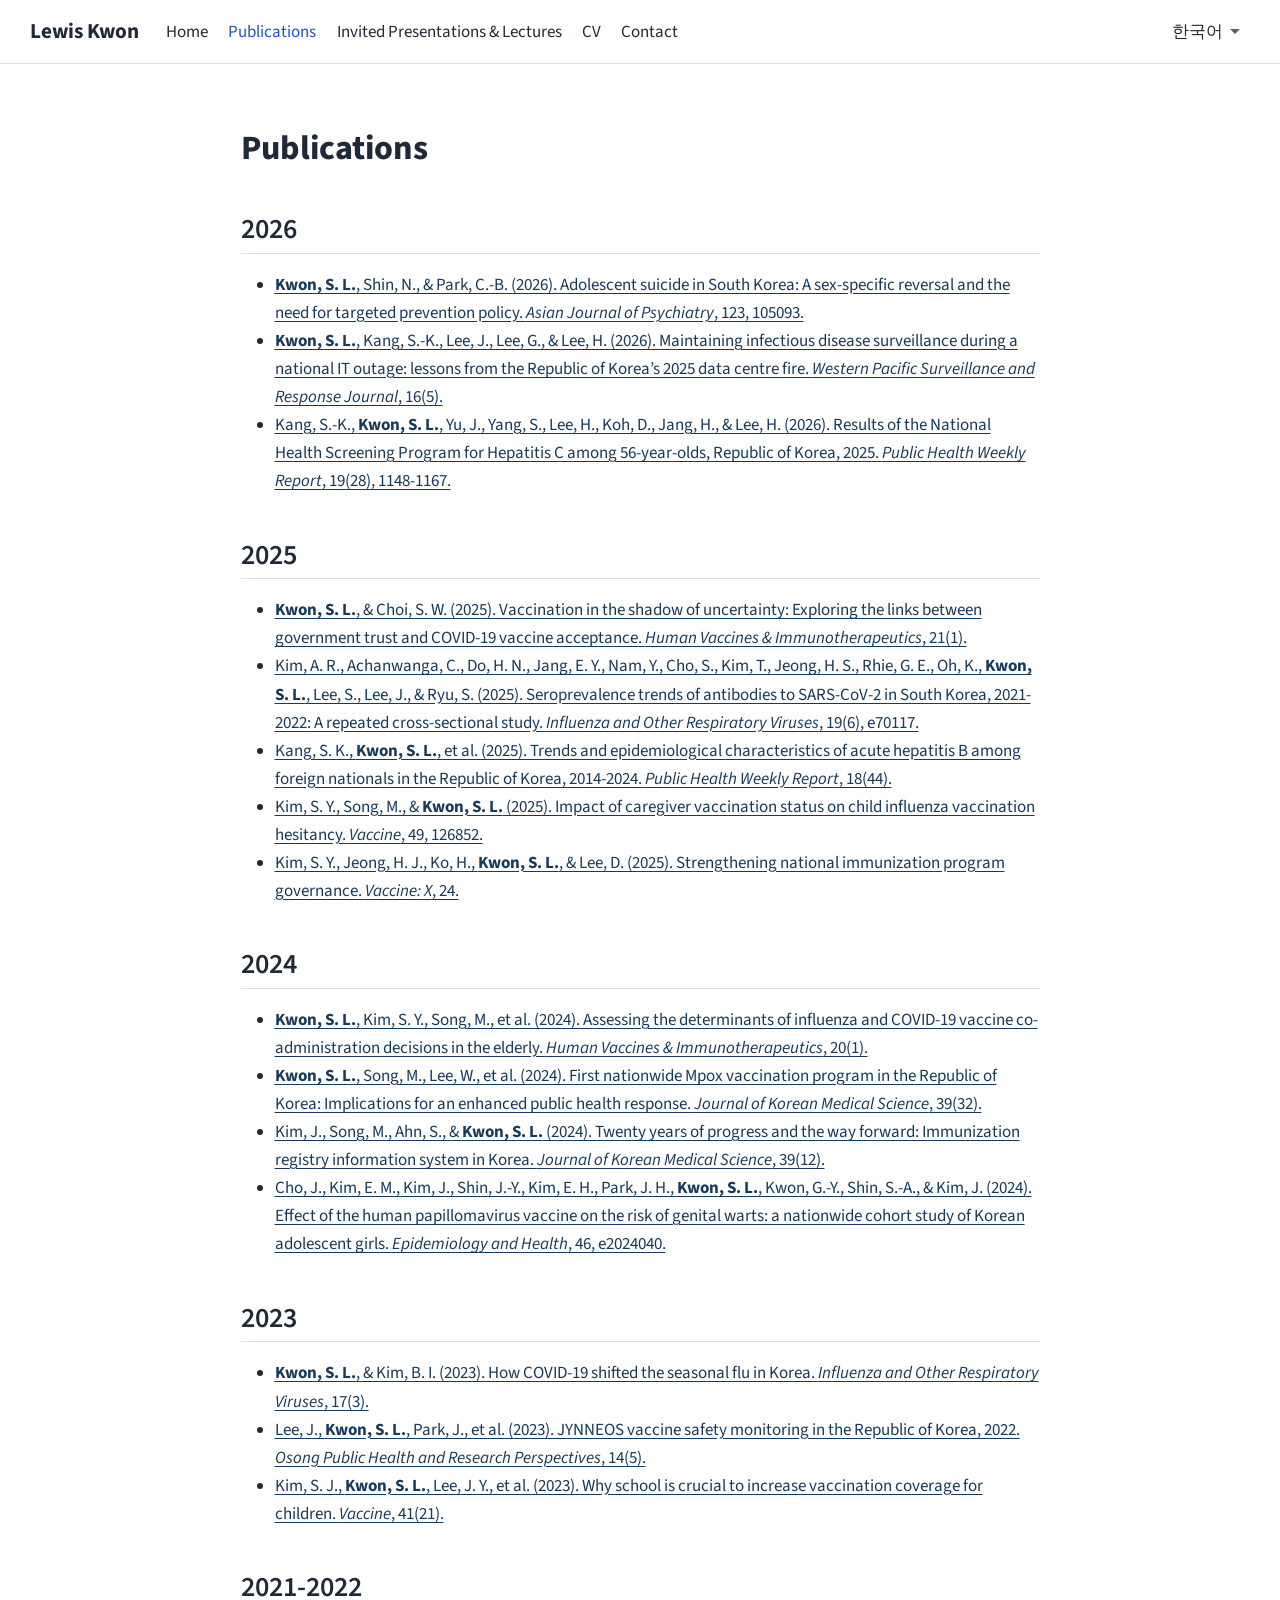
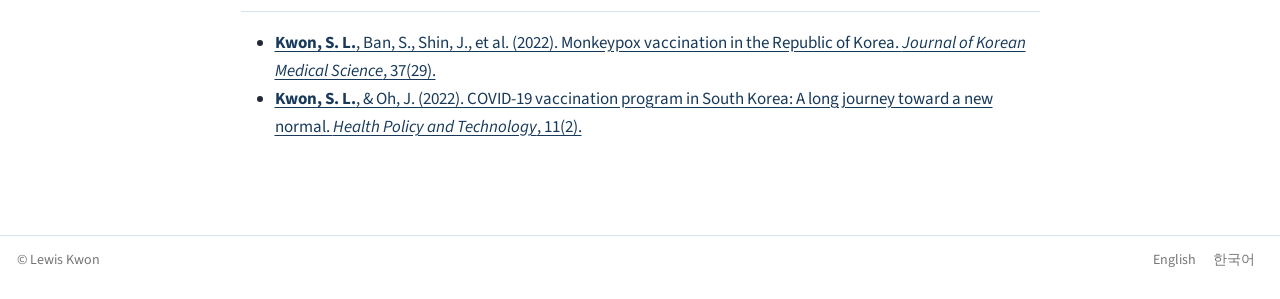
<file: docs/publications.html>
<!DOCTYPE html>
<html xmlns="http://www.w3.org/1999/xhtml" lang="en" xml:lang="en"><head>

<meta charset="utf-8">
<meta name="generator" content="quarto-1.9.37">

<meta name="viewport" content="width=device-width, initial-scale=1.0, user-scalable=yes">

<meta name="description" content="Publications by Lewis Kwon.">

<title>publications – Lewis Kwon</title>
<style>
/* Default styles provided by pandoc.
** See https://pandoc.org/MANUAL.html#variables-for-html for config info.
*/
code{white-space: pre-wrap;}
span.smallcaps{font-variant: small-caps;}
div.columns{display: flex; gap: min(4vw, 1.5em);}
div.column{flex: auto; overflow-x: auto;}
div.hanging-indent{margin-left: 1.5em; text-indent: -1.5em;}
ul.task-list{list-style: none;}
ul.task-list li input[type="checkbox"] {
  width: 0.8em;
  margin: 0 0.8em 0.2em -1em; /* quarto-specific, see https://github.com/quarto-dev/quarto-cli/issues/4556 */ 
  vertical-align: middle;
}
</style>


<script src="site_libs/quarto-nav/quarto-nav.js"></script>
<script src="site_libs/clipboard/clipboard.min.js"></script>
<script src="site_libs/quarto-html/quarto.js" type="module"></script>
<script src="site_libs/quarto-html/tabsets/tabsets.js" type="module"></script>
<script src="site_libs/quarto-html/popper.min.js"></script>
<script src="site_libs/quarto-html/tippy.umd.min.js"></script>
<script src="site_libs/quarto-html/anchor.min.js"></script>
<link href="site_libs/quarto-html/tippy.css" rel="stylesheet">
<link href="site_libs/quarto-html/quarto-syntax-highlighting-7f8f88aac4f3542376d5c11b86a4c14d.css" rel="stylesheet" id="quarto-text-highlighting-styles">
<script src="site_libs/bootstrap/bootstrap.min.js"></script>
<link href="site_libs/bootstrap/bootstrap-icons.css" rel="stylesheet">
<link href="site_libs/bootstrap/bootstrap-6ceb4bfaad853d696014c281363e0598.min.css" rel="stylesheet" append-hash="true" id="quarto-bootstrap" data-mode="light">
<script id="quarto-search-options" type="application/json">{
  "language": {
    "search-no-results-text": "No results",
    "search-matching-documents-text": "matching documents",
    "search-copy-link-title": "Copy link to search",
    "search-hide-matches-text": "Hide additional matches",
    "search-more-match-text": "more match in this document",
    "search-more-matches-text": "more matches in this document",
    "search-clear-button-title": "Clear",
    "search-text-placeholder": "",
    "search-detached-cancel-button-title": "Cancel",
    "search-submit-button-title": "Submit",
    "search-label": "Search"
  }
}</script>
<style>html{ scroll-behavior: smooth; }</style>
<meta name="robots" content="index, follow">


<link rel="stylesheet" href="styles.css">
</head>

<body class="nav-fixed fullcontent quarto-light">

<div id="quarto-search-results"></div>
  <header id="quarto-header" class="headroom fixed-top">
    <nav class="navbar navbar-expand-lg " data-bs-theme="dark">
      <div class="navbar-container container-fluid">
      <div class="navbar-brand-container mx-auto">
    <a class="navbar-brand" href="./index.html">
    <span class="navbar-title">Lewis Kwon</span>
    </a>
  </div>
          <button class="navbar-toggler" type="button" data-bs-toggle="collapse" data-bs-target="#navbarCollapse" aria-controls="navbarCollapse" role="menu" aria-expanded="false" aria-label="Toggle navigation" onclick="if (window.quartoToggleHeadroom) { window.quartoToggleHeadroom(); }">
  <span class="navbar-toggler-icon"></span>
</button>
          <div class="collapse navbar-collapse" id="navbarCollapse">
            <ul class="navbar-nav navbar-nav-scroll me-auto">
  <li class="nav-item">
    <a class="nav-link" href="./index.html"> 
<span class="menu-text">Home</span></a>
  </li>  
  <li class="nav-item">
    <a class="nav-link active" href="./publications.html" aria-current="page"> 
<span class="menu-text">Publications</span></a>
  </li>  
  <li class="nav-item">
    <a class="nav-link" href="./presentations.html"> 
<span class="menu-text">Invited Presentations &amp; Lectures</span></a>
  </li>  
  <li class="nav-item">
    <a class="nav-link" href="./cv.html"> 
<span class="menu-text">CV</span></a>
  </li>  
  <li class="nav-item">
    <a class="nav-link" href="./contact.html"> 
<span class="menu-text">Contact</span></a>
  </li>  
</ul>
            <ul class="navbar-nav navbar-nav-scroll ms-auto">
  <li class="nav-item dropdown ">
    <a class="nav-link dropdown-toggle" href="#" id="nav-menu-" role="link" data-bs-toggle="dropdown" aria-expanded="false">
 <span class="menu-text">한국어</span>
    </a>
    <ul class="dropdown-menu dropdown-menu-end" aria-labelledby="nav-menu-">    
        <li>
    <a class="dropdown-item" href="./ko/index.html">
 <span class="dropdown-text">홈</span></a>
  </li>  
        <li>
    <a class="dropdown-item" href="./ko/publications.html">
 <span class="dropdown-text">논문</span></a>
  </li>  
        <li>
    <a class="dropdown-item" href="./ko/presentations.html">
 <span class="dropdown-text">초청 발표 및 강의</span></a>
  </li>  
        <li>
    <a class="dropdown-item" href="./ko/cv.html">
 <span class="dropdown-text">CV</span></a>
  </li>  
        <li>
    <a class="dropdown-item" href="./ko/contact.html">
 <span class="dropdown-text">연락처</span></a>
  </li>  
    </ul>
  </li>
</ul>
          </div> <!-- /navcollapse -->
            <div class="quarto-navbar-tools">
</div>
      </div> <!-- /container-fluid -->
    </nav>
</header>
<!-- content -->
<div id="quarto-content" class="quarto-container page-columns page-rows-contents page-layout-article page-navbar">
<!-- sidebar -->
<!-- margin-sidebar -->
    
<!-- main -->
<main class="content" id="quarto-document-content"><header id="title-block-header" class="quarto-title-block"></header>




<section id="publications" class="level1">
<h1>Publications</h1>
<section id="section" class="level2">
<h2 class="anchored" data-anchor-id="section">2026</h2>
<ul>
<li><a href="https://www.sciencedirect.com/science/article/pii/S1876201826002662"><strong>Kwon, S. L.</strong>, Shin, N., &amp; Park, C.-B. (2026). Adolescent suicide in South Korea: A sex-specific reversal and the need for targeted prevention policy. <em>Asian Journal of Psychiatry</em>, 123, 105093.</a></li>
<li><a href="https://ojs.wpro.who.int/ojs/index.php/wpsar/article/view/1368"><strong>Kwon, S. L.</strong>, Kang, S.-K., Lee, J., Lee, G., &amp; Lee, H. (2026). Maintaining infectious disease surveillance during a national IT outage: lessons from the Republic of Korea’s 2025 data centre fire. <em>Western Pacific Surveillance and Response Journal</em>, 16(5).</a></li>
<li><a href="https://doi.org/10.56786/PHWR.2026.19.28.2">Kang, S.-K., <strong>Kwon, S. L.</strong>, Yu, J., Yang, S., Lee, H., Koh, D., Jang, H., &amp; Lee, H. (2026). Results of the National Health Screening Program for Hepatitis C among 56-year-olds, Republic of Korea, 2025. <em>Public Health Weekly Report</em>, 19(28), 1148-1167.</a></li>
</ul>
</section>
<section id="section-1" class="level2">
<h2 class="anchored" data-anchor-id="section-1">2025</h2>
<ul>
<li><a href="https://doi.org/10.1080/21645515.2025.2588868"><strong>Kwon, S. L.</strong>, &amp; Choi, S. W. (2025). Vaccination in the shadow of uncertainty: Exploring the links between government trust and COVID-19 vaccine acceptance. <em>Human Vaccines &amp; Immunotherapeutics</em>, 21(1).</a></li>
<li><a href="https://doi.org/10.1111/irv.70117">Kim, A. R., Achanwanga, C., Do, H. N., Jang, E. Y., Nam, Y., Cho, S., Kim, T., Jeong, H. S., Rhie, G. E., Oh, K., <strong>Kwon, S. L.</strong>, Lee, S., Lee, J., &amp; Ryu, S. (2025). Seroprevalence trends of antibodies to SARS-CoV-2 in South Korea, 2021-2022: A repeated cross-sectional study. <em>Influenza and Other Respiratory Viruses</em>, 19(6), e70117.</a></li>
<li><a href="https://neweng-phwr.inforang.com/journal/view.html?pn=vol&amp;uid=1013&amp;vmd=Full">Kang, S. K., <strong>Kwon, S. L.</strong>, et al.&nbsp;(2025). Trends and epidemiological characteristics of acute hepatitis B among foreign nationals in the Republic of Korea, 2014-2024. <em>Public Health Weekly Report</em>, 18(44).</a></li>
<li><a href="https://doi.org/10.1016/j.vaccine.2025.126852">Kim, S. Y., Song, M., &amp; <strong>Kwon, S. L.</strong> (2025). Impact of caregiver vaccination status on child influenza vaccination hesitancy. <em>Vaccine</em>, 49, 126852.</a></li>
<li><a href="https://doi.org/10.1016/j.jvacx.2025.100642">Kim, S. Y., Jeong, H. J., Ko, H., <strong>Kwon, S. L.</strong>, &amp; Lee, D. (2025). Strengthening national immunization program governance. <em>Vaccine: X</em>, 24.</a></li>
</ul>
</section>
<section id="section-2" class="level2">
<h2 class="anchored" data-anchor-id="section-2">2024</h2>
<ul>
<li><a href="https://doi.org/10.1080/21645515.2024.2346966"><strong>Kwon, S. L.</strong>, Kim, S. Y., Song, M., et al.&nbsp;(2024). Assessing the determinants of influenza and COVID-19 vaccine co-administration decisions in the elderly. <em>Human Vaccines &amp; Immunotherapeutics</em>, 20(1).</a></li>
<li><a href="https://doi.org/10.3346/jkms.2024.39.e235"><strong>Kwon, S. L.</strong>, Song, M., Lee, W., et al.&nbsp;(2024). First nationwide Mpox vaccination program in the Republic of Korea: Implications for an enhanced public health response. <em>Journal of Korean Medical Science</em>, 39(32).</a></li>
<li><a href="https://doi.org/10.3346/jkms.2024.39.e119">Kim, J., Song, M., Ahn, S., &amp; <strong>Kwon, S. L.</strong> (2024). Twenty years of progress and the way forward: Immunization registry information system in Korea. <em>Journal of Korean Medical Science</em>, 39(12).</a></li>
<li><a href="https://doi.org/10.4178/epih.e2024040">Cho, J., Kim, E. M., Kim, J., Shin, J.-Y., Kim, E. H., Park, J. H., <strong>Kwon, S. L.</strong>, Kwon, G.-Y., Shin, S.-A., &amp; Kim, J. (2024). Effect of the human papillomavirus vaccine on the risk of genital warts: a nationwide cohort study of Korean adolescent girls. <em>Epidemiology and Health</em>, 46, e2024040.</a></li>
</ul>
</section>
<section id="section-3" class="level2">
<h2 class="anchored" data-anchor-id="section-3">2023</h2>
<ul>
<li><a href="https://doi.org/10.1111/irv.13113"><strong>Kwon, S. L.</strong>, &amp; Kim, B. I. (2023). How COVID-19 shifted the seasonal flu in Korea. <em>Influenza and Other Respiratory Viruses</em>, 17(3).</a></li>
<li><a href="https://doi.org/10.24171/j.phrp.2023.0182">Lee, J., <strong>Kwon, S. L.</strong>, Park, J., et al.&nbsp;(2023). JYNNEOS vaccine safety monitoring in the Republic of Korea, 2022. <em>Osong Public Health and Research Perspectives</em>, 14(5).</a></li>
<li><a href="https://doi.org/10.1016/j.vaccine.2023.04.038">Kim, S. J., <strong>Kwon, S. L.</strong>, Lee, J. Y., et al.&nbsp;(2023). Why school is crucial to increase vaccination coverage for children. <em>Vaccine</em>, 41(21).</a></li>
</ul>
</section>
<section id="section-4" class="level2">
<h2 class="anchored" data-anchor-id="section-4">2021-2022</h2>
<ul>
<li><a href="https://doi.org/10.3346/jkms.2022.37.e239"><strong>Kwon, S. L.</strong>, Ban, S., Shin, J., et al.&nbsp;(2022). Monkeypox vaccination in the Republic of Korea. <em>Journal of Korean Medical Science</em>, 37(29).</a></li>
<li><a href="https://doi.org/10.1016/j.hlpt.2022.100601"><strong>Kwon, S. L.</strong>, &amp; Oh, J. (2022). COVID-19 vaccination program in South Korea: A long journey toward a new normal. <em>Health Policy and Technology</em>, 11(2).</a></li>
</ul>


</section>
</section>

</main> <!-- /main -->
<script id="quarto-html-after-body" type="application/javascript">
  window.document.addEventListener("DOMContentLoaded", function (event) {
    const icon = "";
    const anchorJS = new window.AnchorJS();
    anchorJS.options = {
      placement: 'right',
      icon: icon
    };
    anchorJS.add('.anchored');
    const isCodeAnnotation = (el) => {
      for (const clz of el.classList) {
        if (clz.startsWith('code-annotation-')) {                     
          return true;
        }
      }
      return false;
    }
    const onCopySuccess = function(e) {
      // button target
      const button = e.trigger;
      // don't keep focus
      button.blur();
      // flash "checked"
      button.classList.add('code-copy-button-checked');
      var currentTitle = button.getAttribute("title");
      button.setAttribute("title", "Copied!");
      let tooltip;
      if (window.bootstrap) {
        button.setAttribute("data-bs-toggle", "tooltip");
        button.setAttribute("data-bs-placement", "left");
        button.setAttribute("data-bs-title", "Copied!");
        tooltip = new bootstrap.Tooltip(button, 
          { trigger: "manual", 
            customClass: "code-copy-button-tooltip",
            offset: [0, -8]});
        tooltip.show();    
      }
      setTimeout(function() {
        if (tooltip) {
          tooltip.hide();
          button.removeAttribute("data-bs-title");
          button.removeAttribute("data-bs-toggle");
          button.removeAttribute("data-bs-placement");
        }
        button.setAttribute("title", currentTitle);
        button.classList.remove('code-copy-button-checked');
      }, 1000);
      // clear code selection
      e.clearSelection();
    }
    const getTextToCopy = function(trigger) {
      const outerScaffold = trigger.parentElement.cloneNode(true);
      const codeEl = outerScaffold.querySelector('code');
      for (const childEl of codeEl.children) {
        if (isCodeAnnotation(childEl)) {
          childEl.remove();
        }
      }
      return codeEl.innerText;
    }
    const clipboard = new window.ClipboardJS('.code-copy-button:not([data-in-quarto-modal])', {
      text: getTextToCopy
    });
    clipboard.on('success', onCopySuccess);
    if (window.document.getElementById('quarto-embedded-source-code-modal')) {
      const clipboardModal = new window.ClipboardJS('.code-copy-button[data-in-quarto-modal]', {
        text: getTextToCopy,
        container: window.document.getElementById('quarto-embedded-source-code-modal')
      });
      clipboardModal.on('success', onCopySuccess);
    }
      var localhostRegex = new RegExp(/^(?:http|https):\/\/localhost\:?[0-9]*\//);
      var mailtoRegex = new RegExp(/^mailto:/);
        var filterRegex = new RegExp("https:\/\/lewis-kwon\.github\.io");
      var isInternal = (href) => {
          return filterRegex.test(href) || localhostRegex.test(href) || mailtoRegex.test(href);
      }
      // Inspect non-navigation links and adorn them if external
     var links = window.document.querySelectorAll('a[href]:not(.nav-link):not(.navbar-brand):not(.toc-action):not(.sidebar-link):not(.sidebar-item-toggle):not(.pagination-link):not(.no-external):not([aria-hidden]):not(.dropdown-item):not(.quarto-navigation-tool):not(.about-link)');
      for (var i=0; i<links.length; i++) {
        const link = links[i];
        if (!isInternal(link.href)) {
          // undo the damage that might have been done by quarto-nav.js in the case of
          // links that we want to consider external
          if (link.dataset.originalHref !== undefined) {
            link.href = link.dataset.originalHref;
          }
            // target, if specified
            link.setAttribute("target", "_blank");
            if (link.getAttribute("rel") === null) {
              link.setAttribute("rel", "noopener");
            }
        }
      }
    function tippyHover(el, contentFn, onTriggerFn, onUntriggerFn) {
      const config = {
        allowHTML: true,
        maxWidth: 500,
        delay: 100,
        arrow: false,
        appendTo: function(el) {
            return el.parentElement;
        },
        interactive: true,
        interactiveBorder: 10,
        theme: 'quarto',
        placement: 'bottom-start',
      };
      if (contentFn) {
        config.content = contentFn;
      }
      if (onTriggerFn) {
        config.onTrigger = onTriggerFn;
      }
      if (onUntriggerFn) {
        config.onUntrigger = onUntriggerFn;
      }
      window.tippy(el, config); 
    }
    const noterefs = window.document.querySelectorAll('a[role="doc-noteref"]');
    for (var i=0; i<noterefs.length; i++) {
      const ref = noterefs[i];
      tippyHover(ref, function() {
        // use id or data attribute instead here
        let href = ref.getAttribute('data-footnote-href') || ref.getAttribute('href');
        try { href = new URL(href).hash; } catch {}
        const id = href.replace(/^#\/?/, "");
        const note = window.document.getElementById(id);
        if (note) {
          return note.innerHTML;
        } else {
          return "";
        }
      });
    }
    const xrefs = window.document.querySelectorAll('a.quarto-xref');
    const processXRef = (id, note) => {
      // Strip column container classes
      const stripColumnClz = (el) => {
        el.classList.remove("page-full", "page-columns");
        if (el.children) {
          for (const child of el.children) {
            stripColumnClz(child);
          }
        }
      }
      stripColumnClz(note)
      if (id === null || id.startsWith('sec-')) {
        // Special case sections, only their first couple elements
        const container = document.createElement("div");
        if (note.children && note.children.length > 2) {
          container.appendChild(note.children[0].cloneNode(true));
          for (let i = 1; i < note.children.length; i++) {
            const child = note.children[i];
            if (child.tagName === "P" && child.innerText === "") {
              continue;
            } else {
              container.appendChild(child.cloneNode(true));
              break;
            }
          }
          if (window.Quarto?.typesetMath) {
            window.Quarto.typesetMath(container);
          }
          return container.innerHTML
        } else {
          if (window.Quarto?.typesetMath) {
            window.Quarto.typesetMath(note);
          }
          return note.innerHTML;
        }
      } else {
        // Remove any anchor links if they are present
        const anchorLink = note.querySelector('a.anchorjs-link');
        if (anchorLink) {
          anchorLink.remove();
        }
        if (window.Quarto?.typesetMath) {
          window.Quarto.typesetMath(note);
        }
        if (note.classList.contains("callout")) {
          return note.outerHTML;
        } else {
          return note.innerHTML;
        }
      }
    }
    for (var i=0; i<xrefs.length; i++) {
      const xref = xrefs[i];
      tippyHover(xref, undefined, function(instance) {
        instance.disable();
        let url = xref.getAttribute('href');
        let hash = undefined; 
        if (url.startsWith('#')) {
          hash = url;
        } else {
          try { hash = new URL(url).hash; } catch {}
        }
        if (hash) {
          const id = hash.replace(/^#\/?/, "");
          const note = window.document.getElementById(id);
          if (note !== null) {
            try {
              const html = processXRef(id, note.cloneNode(true));
              instance.setContent(html);
            } finally {
              instance.enable();
              instance.show();
            }
          } else {
            // See if we can fetch this
            fetch(url.split('#')[0])
            .then(res => res.text())
            .then(html => {
              const parser = new DOMParser();
              const htmlDoc = parser.parseFromString(html, "text/html");
              const note = htmlDoc.getElementById(id);
              if (note !== null) {
                const html = processXRef(id, note);
                instance.setContent(html);
              } 
            }).finally(() => {
              instance.enable();
              instance.show();
            });
          }
        } else {
          // See if we can fetch a full url (with no hash to target)
          // This is a special case and we should probably do some content thinning / targeting
          fetch(url)
          .then(res => res.text())
          .then(html => {
            const parser = new DOMParser();
            const htmlDoc = parser.parseFromString(html, "text/html");
            const note = htmlDoc.querySelector('main.content');
            if (note !== null) {
              // This should only happen for chapter cross references
              // (since there is no id in the URL)
              // remove the first header
              if (note.children.length > 0 && note.children[0].tagName === "HEADER") {
                note.children[0].remove();
              }
              const html = processXRef(null, note);
              instance.setContent(html);
            } 
          }).finally(() => {
            instance.enable();
            instance.show();
          });
        }
      }, function(instance) {
      });
    }
        let selectedAnnoteEl;
        const selectorForAnnotation = ( cell, annotation) => {
          let cellAttr = 'data-code-cell="' + cell + '"';
          let lineAttr = 'data-code-annotation="' +  annotation + '"';
          const selector = 'span[' + cellAttr + '][' + lineAttr + ']';
          return selector;
        }
        const selectCodeLines = (annoteEl) => {
          const doc = window.document;
          const targetCell = annoteEl.getAttribute("data-target-cell");
          const targetAnnotation = annoteEl.getAttribute("data-target-annotation");
          const annoteSpan = window.document.querySelector(selectorForAnnotation(targetCell, targetAnnotation));
          const lines = annoteSpan.getAttribute("data-code-lines").split(",");
          const lineIds = lines.map((line) => {
            return targetCell + "-" + line;
          })
          let top = null;
          let height = null;
          let parent = null;
          if (lineIds.length > 0) {
              //compute the position of the single el (top and bottom and make a div)
              const el = window.document.getElementById(lineIds[0]);
              top = el.offsetTop;
              height = el.offsetHeight;
              parent = el.parentElement.parentElement;
            if (lineIds.length > 1) {
              const lastEl = window.document.getElementById(lineIds[lineIds.length - 1]);
              const bottom = lastEl.offsetTop + lastEl.offsetHeight;
              height = bottom - top;
            }
            if (top !== null && height !== null && parent !== null) {
              // cook up a div (if necessary) and position it 
              let div = window.document.getElementById("code-annotation-line-highlight");
              if (div === null) {
                div = window.document.createElement("div");
                div.setAttribute("id", "code-annotation-line-highlight");
                div.style.position = 'absolute';
                parent.appendChild(div);
              }
              div.style.top = top - 2 + "px";
              div.style.height = height + 4 + "px";
              div.style.left = 0;
              let gutterDiv = window.document.getElementById("code-annotation-line-highlight-gutter");
              if (gutterDiv === null) {
                gutterDiv = window.document.createElement("div");
                gutterDiv.setAttribute("id", "code-annotation-line-highlight-gutter");
                gutterDiv.style.position = 'absolute';
                const codeCell = window.document.getElementById(targetCell);
                const gutter = codeCell.querySelector('.code-annotation-gutter');
                gutter.appendChild(gutterDiv);
              }
              gutterDiv.style.top = top - 2 + "px";
              gutterDiv.style.height = height + 4 + "px";
            }
            selectedAnnoteEl = annoteEl;
          }
        };
        const unselectCodeLines = () => {
          const elementsIds = ["code-annotation-line-highlight", "code-annotation-line-highlight-gutter"];
          elementsIds.forEach((elId) => {
            const div = window.document.getElementById(elId);
            if (div) {
              div.remove();
            }
          });
          selectedAnnoteEl = undefined;
        };
          // Handle positioning of the toggle
      window.addEventListener(
        "resize",
        throttle(() => {
          elRect = undefined;
          if (selectedAnnoteEl) {
            selectCodeLines(selectedAnnoteEl);
          }
        }, 10)
      );
      function throttle(fn, ms) {
      let throttle = false;
      let timer;
        return (...args) => {
          if(!throttle) { // first call gets through
              fn.apply(this, args);
              throttle = true;
          } else { // all the others get throttled
              if(timer) clearTimeout(timer); // cancel #2
              timer = setTimeout(() => {
                fn.apply(this, args);
                timer = throttle = false;
              }, ms);
          }
        };
      }
        // Attach click handler to the DT
        const annoteDls = window.document.querySelectorAll('dt[data-target-cell]');
        for (const annoteDlNode of annoteDls) {
          annoteDlNode.addEventListener('click', (event) => {
            const clickedEl = event.target;
            if (clickedEl !== selectedAnnoteEl) {
              unselectCodeLines();
              const activeEl = window.document.querySelector('dt[data-target-cell].code-annotation-active');
              if (activeEl) {
                activeEl.classList.remove('code-annotation-active');
              }
              selectCodeLines(clickedEl);
              clickedEl.classList.add('code-annotation-active');
            } else {
              // Unselect the line
              unselectCodeLines();
              clickedEl.classList.remove('code-annotation-active');
            }
          });
        }
    const findCites = (el) => {
      const parentEl = el.parentElement;
      if (parentEl) {
        const cites = parentEl.dataset.cites;
        if (cites) {
          return {
            el,
            cites: cites.split(' ')
          };
        } else {
          return findCites(el.parentElement)
        }
      } else {
        return undefined;
      }
    };
    var bibliorefs = window.document.querySelectorAll('a[role="doc-biblioref"]');
    for (var i=0; i<bibliorefs.length; i++) {
      const ref = bibliorefs[i];
      const citeInfo = findCites(ref);
      if (citeInfo) {
        tippyHover(citeInfo.el, function() {
          var popup = window.document.createElement('div');
          citeInfo.cites.forEach(function(cite) {
            var citeDiv = window.document.createElement('div');
            citeDiv.classList.add('hanging-indent');
            citeDiv.classList.add('csl-entry');
            var biblioDiv = window.document.getElementById('ref-' + cite);
            if (biblioDiv) {
              citeDiv.innerHTML = biblioDiv.innerHTML;
            }
            popup.appendChild(citeDiv);
          });
          return popup.innerHTML;
        });
      }
    }
  });
  </script>
</div> <!-- /content -->
<footer class="footer">
  <div class="nav-footer">
    <div class="nav-footer-left">
<p>© Lewis Kwon</p>
</div>   
    <div class="nav-footer-center">
      &nbsp;
    </div>
    <div class="nav-footer-right">
      <ul class="footer-items list-unstyled">
    <li class="nav-item">
    <a class="nav-link" href="./index.html">
<p>English</p>
</a>
  </li>  
    <li class="nav-item">
    <a class="nav-link" href="./ko/index.html">
<p>한국어</p>
</a>
  </li>  
</ul>
    </div>
  </div>
</footer>
<script data-goatcounter="https://lewiskwon.goatcounter.com/count" async="" src="//gc.zgo.at/count.js"></script>




<script src="site_libs/quarto-html/zenscroll-min.js"></script>
</body></html>
</file>
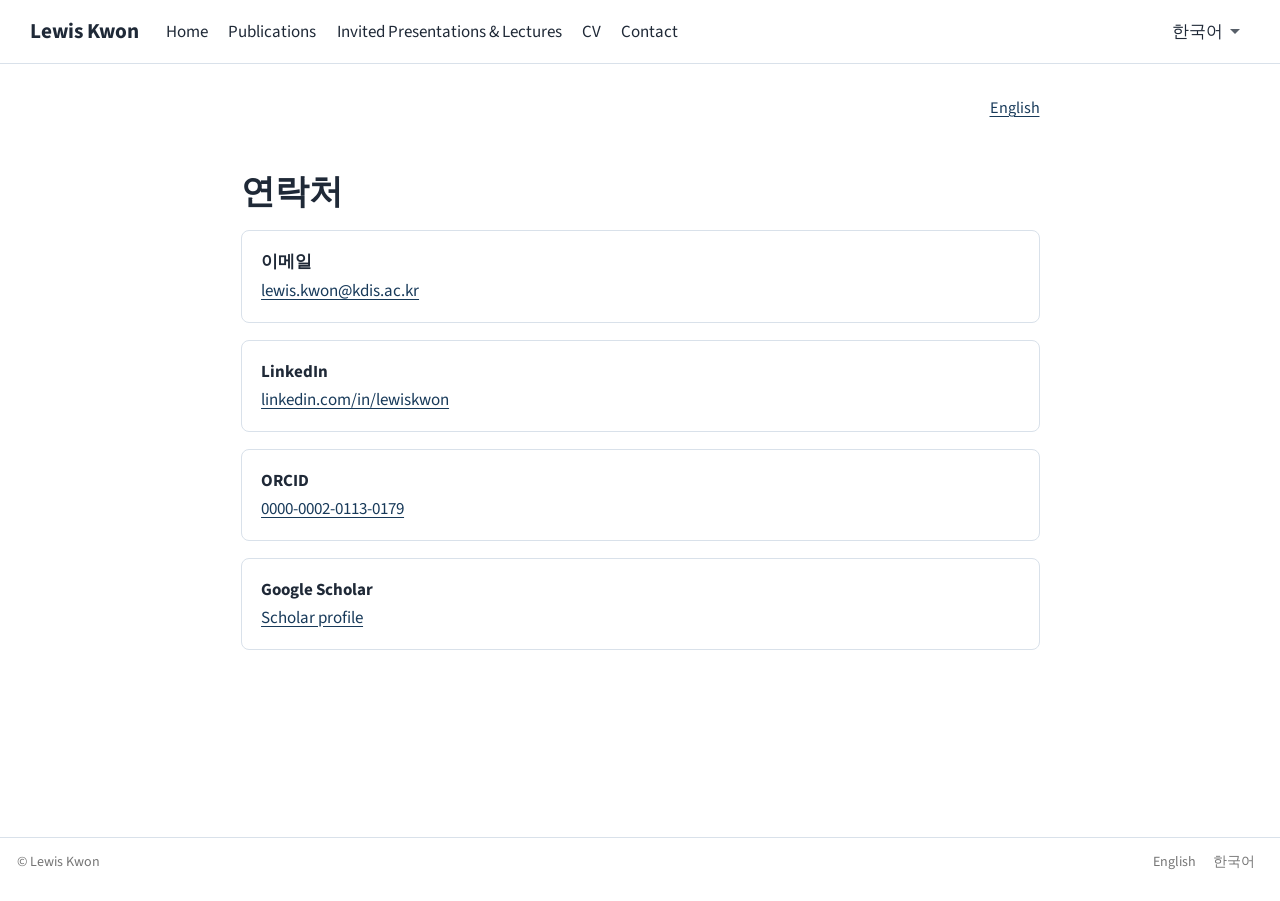
<file: docs/ko/contact.html>
<!DOCTYPE html>
<html xmlns="http://www.w3.org/1999/xhtml" lang="en" xml:lang="en"><head>

<meta charset="utf-8">
<meta name="generator" content="quarto-1.9.37">

<meta name="viewport" content="width=device-width, initial-scale=1.0, user-scalable=yes">

<meta name="description" content="권승현 연락처.">

<title>contact – Lewis Kwon</title>
<style>
/* Default styles provided by pandoc.
** See https://pandoc.org/MANUAL.html#variables-for-html for config info.
*/
code{white-space: pre-wrap;}
span.smallcaps{font-variant: small-caps;}
div.columns{display: flex; gap: min(4vw, 1.5em);}
div.column{flex: auto; overflow-x: auto;}
div.hanging-indent{margin-left: 1.5em; text-indent: -1.5em;}
ul.task-list{list-style: none;}
ul.task-list li input[type="checkbox"] {
  width: 0.8em;
  margin: 0 0.8em 0.2em -1em; /* quarto-specific, see https://github.com/quarto-dev/quarto-cli/issues/4556 */ 
  vertical-align: middle;
}
</style>


<script src="../site_libs/quarto-nav/quarto-nav.js"></script>
<script src="../site_libs/clipboard/clipboard.min.js"></script>
<script src="../site_libs/quarto-html/quarto.js" type="module"></script>
<script src="../site_libs/quarto-html/tabsets/tabsets.js" type="module"></script>
<script src="../site_libs/quarto-html/popper.min.js"></script>
<script src="../site_libs/quarto-html/tippy.umd.min.js"></script>
<script src="../site_libs/quarto-html/anchor.min.js"></script>
<link href="../site_libs/quarto-html/tippy.css" rel="stylesheet">
<link href="../site_libs/quarto-html/quarto-syntax-highlighting-7f8f88aac4f3542376d5c11b86a4c14d.css" rel="stylesheet" id="quarto-text-highlighting-styles">
<script src="../site_libs/bootstrap/bootstrap.min.js"></script>
<link href="../site_libs/bootstrap/bootstrap-icons.css" rel="stylesheet">
<link href="../site_libs/bootstrap/bootstrap-6ceb4bfaad853d696014c281363e0598.min.css" rel="stylesheet" append-hash="true" id="quarto-bootstrap" data-mode="light">
<script id="quarto-search-options" type="application/json">{
  "language": {
    "search-no-results-text": "No results",
    "search-matching-documents-text": "matching documents",
    "search-copy-link-title": "Copy link to search",
    "search-hide-matches-text": "Hide additional matches",
    "search-more-match-text": "more match in this document",
    "search-more-matches-text": "more matches in this document",
    "search-clear-button-title": "Clear",
    "search-text-placeholder": "",
    "search-detached-cancel-button-title": "Cancel",
    "search-submit-button-title": "Submit",
    "search-label": "Search"
  }
}</script>
<style>html{ scroll-behavior: smooth; }</style>
<meta name="robots" content="index, follow">


<link rel="stylesheet" href="../styles.css">
</head>

<body class="nav-fixed fullcontent quarto-light">

<div id="quarto-search-results"></div>
  <header id="quarto-header" class="headroom fixed-top">
    <nav class="navbar navbar-expand-lg " data-bs-theme="dark">
      <div class="navbar-container container-fluid">
      <div class="navbar-brand-container mx-auto">
    <a class="navbar-brand" href="../index.html">
    <span class="navbar-title">Lewis Kwon</span>
    </a>
  </div>
          <button class="navbar-toggler" type="button" data-bs-toggle="collapse" data-bs-target="#navbarCollapse" aria-controls="navbarCollapse" role="menu" aria-expanded="false" aria-label="Toggle navigation" onclick="if (window.quartoToggleHeadroom) { window.quartoToggleHeadroom(); }">
  <span class="navbar-toggler-icon"></span>
</button>
          <div class="collapse navbar-collapse" id="navbarCollapse">
            <ul class="navbar-nav navbar-nav-scroll me-auto">
  <li class="nav-item">
    <a class="nav-link" href="../index.html"> 
<span class="menu-text">Home</span></a>
  </li>  
  <li class="nav-item">
    <a class="nav-link" href="../publications.html"> 
<span class="menu-text">Publications</span></a>
  </li>  
  <li class="nav-item">
    <a class="nav-link" href="../presentations.html"> 
<span class="menu-text">Invited Presentations &amp; Lectures</span></a>
  </li>  
  <li class="nav-item">
    <a class="nav-link" href="../cv.html"> 
<span class="menu-text">CV</span></a>
  </li>  
  <li class="nav-item">
    <a class="nav-link" href="../contact.html"> 
<span class="menu-text">Contact</span></a>
  </li>  
</ul>
            <ul class="navbar-nav navbar-nav-scroll ms-auto">
  <li class="nav-item dropdown ">
    <a class="nav-link dropdown-toggle" href="#" id="nav-menu-" role="link" data-bs-toggle="dropdown" aria-expanded="false">
 <span class="menu-text">한국어</span>
    </a>
    <ul class="dropdown-menu dropdown-menu-end" aria-labelledby="nav-menu-">    
        <li>
    <a class="dropdown-item" href="../ko/index.html">
 <span class="dropdown-text">홈</span></a>
  </li>  
        <li>
    <a class="dropdown-item" href="../ko/publications.html">
 <span class="dropdown-text">논문</span></a>
  </li>  
        <li>
    <a class="dropdown-item" href="../ko/presentations.html">
 <span class="dropdown-text">초청 발표 및 강의</span></a>
  </li>  
        <li>
    <a class="dropdown-item" href="../ko/cv.html">
 <span class="dropdown-text">CV</span></a>
  </li>  
        <li>
    <a class="dropdown-item" href="../ko/contact.html">
 <span class="dropdown-text">연락처</span></a>
  </li>  
    </ul>
  </li>
</ul>
          </div> <!-- /navcollapse -->
            <div class="quarto-navbar-tools">
</div>
      </div> <!-- /container-fluid -->
    </nav>
</header>
<!-- content -->
<div id="quarto-content" class="quarto-container page-columns page-rows-contents page-layout-article page-navbar">
<!-- sidebar -->
<!-- margin-sidebar -->
    
<!-- main -->
<main class="content" id="quarto-document-content"><header id="title-block-header" class="quarto-title-block"></header>




<div class="language-switch">
<p><a href="../contact.html">English</a></p>
</div>
<section id="연락처" class="level1">
<h1>연락처</h1>
<div class="contact-panel">
<div class="contact-row">
<p><strong>이메일</strong><br>
<a href="mailto:lewis.kwon@kdis.ac.kr">lewis.kwon@kdis.ac.kr</a></p>
</div>
<div class="contact-row">
<p><strong>LinkedIn</strong><br>
<a href="https://linkedin.com/in/lewiskwon">linkedin.com/in/lewiskwon</a></p>
</div>
<div class="contact-row">
<p><strong>ORCID</strong><br>
<a href="https://orcid.org/0000-0002-0113-0179">0000-0002-0113-0179</a></p>
</div>
<div class="contact-row">
<p><strong>Google Scholar</strong><br>
<a href="https://scholar.google.com/citations?user=6VV6TF4AAAAJ&amp;hl=ko">Scholar profile</a></p>
</div>
</div>


</section>

</main> <!-- /main -->
<script id="quarto-html-after-body" type="application/javascript">
  window.document.addEventListener("DOMContentLoaded", function (event) {
    const icon = "";
    const anchorJS = new window.AnchorJS();
    anchorJS.options = {
      placement: 'right',
      icon: icon
    };
    anchorJS.add('.anchored');
    const isCodeAnnotation = (el) => {
      for (const clz of el.classList) {
        if (clz.startsWith('code-annotation-')) {                     
          return true;
        }
      }
      return false;
    }
    const onCopySuccess = function(e) {
      // button target
      const button = e.trigger;
      // don't keep focus
      button.blur();
      // flash "checked"
      button.classList.add('code-copy-button-checked');
      var currentTitle = button.getAttribute("title");
      button.setAttribute("title", "Copied!");
      let tooltip;
      if (window.bootstrap) {
        button.setAttribute("data-bs-toggle", "tooltip");
        button.setAttribute("data-bs-placement", "left");
        button.setAttribute("data-bs-title", "Copied!");
        tooltip = new bootstrap.Tooltip(button, 
          { trigger: "manual", 
            customClass: "code-copy-button-tooltip",
            offset: [0, -8]});
        tooltip.show();    
      }
      setTimeout(function() {
        if (tooltip) {
          tooltip.hide();
          button.removeAttribute("data-bs-title");
          button.removeAttribute("data-bs-toggle");
          button.removeAttribute("data-bs-placement");
        }
        button.setAttribute("title", currentTitle);
        button.classList.remove('code-copy-button-checked');
      }, 1000);
      // clear code selection
      e.clearSelection();
    }
    const getTextToCopy = function(trigger) {
      const outerScaffold = trigger.parentElement.cloneNode(true);
      const codeEl = outerScaffold.querySelector('code');
      for (const childEl of codeEl.children) {
        if (isCodeAnnotation(childEl)) {
          childEl.remove();
        }
      }
      return codeEl.innerText;
    }
    const clipboard = new window.ClipboardJS('.code-copy-button:not([data-in-quarto-modal])', {
      text: getTextToCopy
    });
    clipboard.on('success', onCopySuccess);
    if (window.document.getElementById('quarto-embedded-source-code-modal')) {
      const clipboardModal = new window.ClipboardJS('.code-copy-button[data-in-quarto-modal]', {
        text: getTextToCopy,
        container: window.document.getElementById('quarto-embedded-source-code-modal')
      });
      clipboardModal.on('success', onCopySuccess);
    }
      var localhostRegex = new RegExp(/^(?:http|https):\/\/localhost\:?[0-9]*\//);
      var mailtoRegex = new RegExp(/^mailto:/);
        var filterRegex = new RegExp("https:\/\/lewis-kwon\.github\.io");
      var isInternal = (href) => {
          return filterRegex.test(href) || localhostRegex.test(href) || mailtoRegex.test(href);
      }
      // Inspect non-navigation links and adorn them if external
     var links = window.document.querySelectorAll('a[href]:not(.nav-link):not(.navbar-brand):not(.toc-action):not(.sidebar-link):not(.sidebar-item-toggle):not(.pagination-link):not(.no-external):not([aria-hidden]):not(.dropdown-item):not(.quarto-navigation-tool):not(.about-link)');
      for (var i=0; i<links.length; i++) {
        const link = links[i];
        if (!isInternal(link.href)) {
          // undo the damage that might have been done by quarto-nav.js in the case of
          // links that we want to consider external
          if (link.dataset.originalHref !== undefined) {
            link.href = link.dataset.originalHref;
          }
            // target, if specified
            link.setAttribute("target", "_blank");
            if (link.getAttribute("rel") === null) {
              link.setAttribute("rel", "noopener");
            }
        }
      }
    function tippyHover(el, contentFn, onTriggerFn, onUntriggerFn) {
      const config = {
        allowHTML: true,
        maxWidth: 500,
        delay: 100,
        arrow: false,
        appendTo: function(el) {
            return el.parentElement;
        },
        interactive: true,
        interactiveBorder: 10,
        theme: 'quarto',
        placement: 'bottom-start',
      };
      if (contentFn) {
        config.content = contentFn;
      }
      if (onTriggerFn) {
        config.onTrigger = onTriggerFn;
      }
      if (onUntriggerFn) {
        config.onUntrigger = onUntriggerFn;
      }
      window.tippy(el, config); 
    }
    const noterefs = window.document.querySelectorAll('a[role="doc-noteref"]');
    for (var i=0; i<noterefs.length; i++) {
      const ref = noterefs[i];
      tippyHover(ref, function() {
        // use id or data attribute instead here
        let href = ref.getAttribute('data-footnote-href') || ref.getAttribute('href');
        try { href = new URL(href).hash; } catch {}
        const id = href.replace(/^#\/?/, "");
        const note = window.document.getElementById(id);
        if (note) {
          return note.innerHTML;
        } else {
          return "";
        }
      });
    }
    const xrefs = window.document.querySelectorAll('a.quarto-xref');
    const processXRef = (id, note) => {
      // Strip column container classes
      const stripColumnClz = (el) => {
        el.classList.remove("page-full", "page-columns");
        if (el.children) {
          for (const child of el.children) {
            stripColumnClz(child);
          }
        }
      }
      stripColumnClz(note)
      if (id === null || id.startsWith('sec-')) {
        // Special case sections, only their first couple elements
        const container = document.createElement("div");
        if (note.children && note.children.length > 2) {
          container.appendChild(note.children[0].cloneNode(true));
          for (let i = 1; i < note.children.length; i++) {
            const child = note.children[i];
            if (child.tagName === "P" && child.innerText === "") {
              continue;
            } else {
              container.appendChild(child.cloneNode(true));
              break;
            }
          }
          if (window.Quarto?.typesetMath) {
            window.Quarto.typesetMath(container);
          }
          return container.innerHTML
        } else {
          if (window.Quarto?.typesetMath) {
            window.Quarto.typesetMath(note);
          }
          return note.innerHTML;
        }
      } else {
        // Remove any anchor links if they are present
        const anchorLink = note.querySelector('a.anchorjs-link');
        if (anchorLink) {
          anchorLink.remove();
        }
        if (window.Quarto?.typesetMath) {
          window.Quarto.typesetMath(note);
        }
        if (note.classList.contains("callout")) {
          return note.outerHTML;
        } else {
          return note.innerHTML;
        }
      }
    }
    for (var i=0; i<xrefs.length; i++) {
      const xref = xrefs[i];
      tippyHover(xref, undefined, function(instance) {
        instance.disable();
        let url = xref.getAttribute('href');
        let hash = undefined; 
        if (url.startsWith('#')) {
          hash = url;
        } else {
          try { hash = new URL(url).hash; } catch {}
        }
        if (hash) {
          const id = hash.replace(/^#\/?/, "");
          const note = window.document.getElementById(id);
          if (note !== null) {
            try {
              const html = processXRef(id, note.cloneNode(true));
              instance.setContent(html);
            } finally {
              instance.enable();
              instance.show();
            }
          } else {
            // See if we can fetch this
            fetch(url.split('#')[0])
            .then(res => res.text())
            .then(html => {
              const parser = new DOMParser();
              const htmlDoc = parser.parseFromString(html, "text/html");
              const note = htmlDoc.getElementById(id);
              if (note !== null) {
                const html = processXRef(id, note);
                instance.setContent(html);
              } 
            }).finally(() => {
              instance.enable();
              instance.show();
            });
          }
        } else {
          // See if we can fetch a full url (with no hash to target)
          // This is a special case and we should probably do some content thinning / targeting
          fetch(url)
          .then(res => res.text())
          .then(html => {
            const parser = new DOMParser();
            const htmlDoc = parser.parseFromString(html, "text/html");
            const note = htmlDoc.querySelector('main.content');
            if (note !== null) {
              // This should only happen for chapter cross references
              // (since there is no id in the URL)
              // remove the first header
              if (note.children.length > 0 && note.children[0].tagName === "HEADER") {
                note.children[0].remove();
              }
              const html = processXRef(null, note);
              instance.setContent(html);
            } 
          }).finally(() => {
            instance.enable();
            instance.show();
          });
        }
      }, function(instance) {
      });
    }
        let selectedAnnoteEl;
        const selectorForAnnotation = ( cell, annotation) => {
          let cellAttr = 'data-code-cell="' + cell + '"';
          let lineAttr = 'data-code-annotation="' +  annotation + '"';
          const selector = 'span[' + cellAttr + '][' + lineAttr + ']';
          return selector;
        }
        const selectCodeLines = (annoteEl) => {
          const doc = window.document;
          const targetCell = annoteEl.getAttribute("data-target-cell");
          const targetAnnotation = annoteEl.getAttribute("data-target-annotation");
          const annoteSpan = window.document.querySelector(selectorForAnnotation(targetCell, targetAnnotation));
          const lines = annoteSpan.getAttribute("data-code-lines").split(",");
          const lineIds = lines.map((line) => {
            return targetCell + "-" + line;
          })
          let top = null;
          let height = null;
          let parent = null;
          if (lineIds.length > 0) {
              //compute the position of the single el (top and bottom and make a div)
              const el = window.document.getElementById(lineIds[0]);
              top = el.offsetTop;
              height = el.offsetHeight;
              parent = el.parentElement.parentElement;
            if (lineIds.length > 1) {
              const lastEl = window.document.getElementById(lineIds[lineIds.length - 1]);
              const bottom = lastEl.offsetTop + lastEl.offsetHeight;
              height = bottom - top;
            }
            if (top !== null && height !== null && parent !== null) {
              // cook up a div (if necessary) and position it 
              let div = window.document.getElementById("code-annotation-line-highlight");
              if (div === null) {
                div = window.document.createElement("div");
                div.setAttribute("id", "code-annotation-line-highlight");
                div.style.position = 'absolute';
                parent.appendChild(div);
              }
              div.style.top = top - 2 + "px";
              div.style.height = height + 4 + "px";
              div.style.left = 0;
              let gutterDiv = window.document.getElementById("code-annotation-line-highlight-gutter");
              if (gutterDiv === null) {
                gutterDiv = window.document.createElement("div");
                gutterDiv.setAttribute("id", "code-annotation-line-highlight-gutter");
                gutterDiv.style.position = 'absolute';
                const codeCell = window.document.getElementById(targetCell);
                const gutter = codeCell.querySelector('.code-annotation-gutter');
                gutter.appendChild(gutterDiv);
              }
              gutterDiv.style.top = top - 2 + "px";
              gutterDiv.style.height = height + 4 + "px";
            }
            selectedAnnoteEl = annoteEl;
          }
        };
        const unselectCodeLines = () => {
          const elementsIds = ["code-annotation-line-highlight", "code-annotation-line-highlight-gutter"];
          elementsIds.forEach((elId) => {
            const div = window.document.getElementById(elId);
            if (div) {
              div.remove();
            }
          });
          selectedAnnoteEl = undefined;
        };
          // Handle positioning of the toggle
      window.addEventListener(
        "resize",
        throttle(() => {
          elRect = undefined;
          if (selectedAnnoteEl) {
            selectCodeLines(selectedAnnoteEl);
          }
        }, 10)
      );
      function throttle(fn, ms) {
      let throttle = false;
      let timer;
        return (...args) => {
          if(!throttle) { // first call gets through
              fn.apply(this, args);
              throttle = true;
          } else { // all the others get throttled
              if(timer) clearTimeout(timer); // cancel #2
              timer = setTimeout(() => {
                fn.apply(this, args);
                timer = throttle = false;
              }, ms);
          }
        };
      }
        // Attach click handler to the DT
        const annoteDls = window.document.querySelectorAll('dt[data-target-cell]');
        for (const annoteDlNode of annoteDls) {
          annoteDlNode.addEventListener('click', (event) => {
            const clickedEl = event.target;
            if (clickedEl !== selectedAnnoteEl) {
              unselectCodeLines();
              const activeEl = window.document.querySelector('dt[data-target-cell].code-annotation-active');
              if (activeEl) {
                activeEl.classList.remove('code-annotation-active');
              }
              selectCodeLines(clickedEl);
              clickedEl.classList.add('code-annotation-active');
            } else {
              // Unselect the line
              unselectCodeLines();
              clickedEl.classList.remove('code-annotation-active');
            }
          });
        }
    const findCites = (el) => {
      const parentEl = el.parentElement;
      if (parentEl) {
        const cites = parentEl.dataset.cites;
        if (cites) {
          return {
            el,
            cites: cites.split(' ')
          };
        } else {
          return findCites(el.parentElement)
        }
      } else {
        return undefined;
      }
    };
    var bibliorefs = window.document.querySelectorAll('a[role="doc-biblioref"]');
    for (var i=0; i<bibliorefs.length; i++) {
      const ref = bibliorefs[i];
      const citeInfo = findCites(ref);
      if (citeInfo) {
        tippyHover(citeInfo.el, function() {
          var popup = window.document.createElement('div');
          citeInfo.cites.forEach(function(cite) {
            var citeDiv = window.document.createElement('div');
            citeDiv.classList.add('hanging-indent');
            citeDiv.classList.add('csl-entry');
            var biblioDiv = window.document.getElementById('ref-' + cite);
            if (biblioDiv) {
              citeDiv.innerHTML = biblioDiv.innerHTML;
            }
            popup.appendChild(citeDiv);
          });
          return popup.innerHTML;
        });
      }
    }
  });
  </script>
</div> <!-- /content -->
<footer class="footer">
  <div class="nav-footer">
    <div class="nav-footer-left">
<p>© Lewis Kwon</p>
</div>   
    <div class="nav-footer-center">
      &nbsp;
    </div>
    <div class="nav-footer-right">
      <ul class="footer-items list-unstyled">
    <li class="nav-item">
    <a class="nav-link" href="../index.html">
<p>English</p>
</a>
  </li>  
    <li class="nav-item">
    <a class="nav-link" href="../ko/index.html">
<p>한국어</p>
</a>
  </li>  
</ul>
    </div>
  </div>
</footer>
<script data-goatcounter="https://lewiskwon.goatcounter.com/count" async="" src="//gc.zgo.at/count.js"></script>




<script src="../site_libs/quarto-html/zenscroll-min.js"></script>
</body></html>
</file>
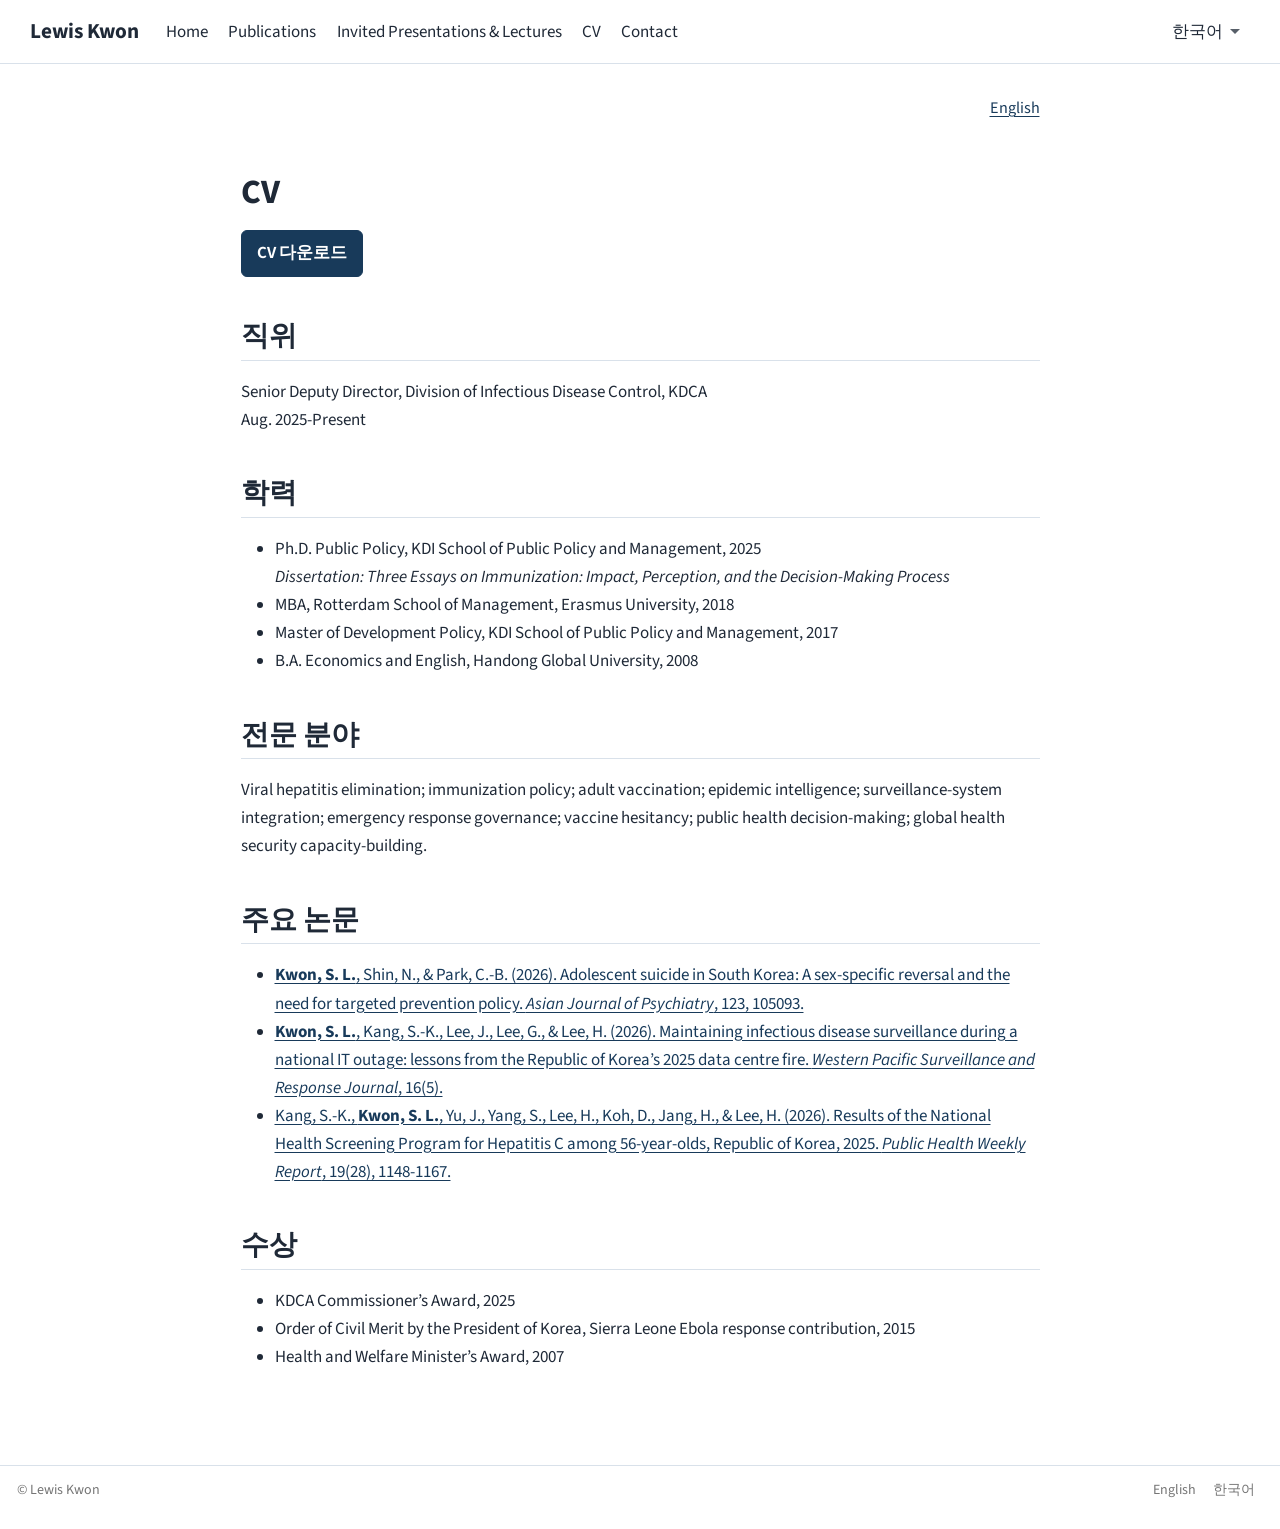
<file: docs/ko/cv.html>
<!DOCTYPE html>
<html xmlns="http://www.w3.org/1999/xhtml" lang="en" xml:lang="en"><head>

<meta charset="utf-8">
<meta name="generator" content="quarto-1.9.37">

<meta name="viewport" content="width=device-width, initial-scale=1.0, user-scalable=yes">

<meta name="description" content="권승현의 이력서.">

<title>cv – Lewis Kwon</title>
<style>
/* Default styles provided by pandoc.
** See https://pandoc.org/MANUAL.html#variables-for-html for config info.
*/
code{white-space: pre-wrap;}
span.smallcaps{font-variant: small-caps;}
div.columns{display: flex; gap: min(4vw, 1.5em);}
div.column{flex: auto; overflow-x: auto;}
div.hanging-indent{margin-left: 1.5em; text-indent: -1.5em;}
ul.task-list{list-style: none;}
ul.task-list li input[type="checkbox"] {
  width: 0.8em;
  margin: 0 0.8em 0.2em -1em; /* quarto-specific, see https://github.com/quarto-dev/quarto-cli/issues/4556 */ 
  vertical-align: middle;
}
</style>


<script src="../site_libs/quarto-nav/quarto-nav.js"></script>
<script src="../site_libs/clipboard/clipboard.min.js"></script>
<script src="../site_libs/quarto-html/quarto.js" type="module"></script>
<script src="../site_libs/quarto-html/tabsets/tabsets.js" type="module"></script>
<script src="../site_libs/quarto-html/popper.min.js"></script>
<script src="../site_libs/quarto-html/tippy.umd.min.js"></script>
<script src="../site_libs/quarto-html/anchor.min.js"></script>
<link href="../site_libs/quarto-html/tippy.css" rel="stylesheet">
<link href="../site_libs/quarto-html/quarto-syntax-highlighting-7f8f88aac4f3542376d5c11b86a4c14d.css" rel="stylesheet" id="quarto-text-highlighting-styles">
<script src="../site_libs/bootstrap/bootstrap.min.js"></script>
<link href="../site_libs/bootstrap/bootstrap-icons.css" rel="stylesheet">
<link href="../site_libs/bootstrap/bootstrap-6ceb4bfaad853d696014c281363e0598.min.css" rel="stylesheet" append-hash="true" id="quarto-bootstrap" data-mode="light">
<script id="quarto-search-options" type="application/json">{
  "language": {
    "search-no-results-text": "No results",
    "search-matching-documents-text": "matching documents",
    "search-copy-link-title": "Copy link to search",
    "search-hide-matches-text": "Hide additional matches",
    "search-more-match-text": "more match in this document",
    "search-more-matches-text": "more matches in this document",
    "search-clear-button-title": "Clear",
    "search-text-placeholder": "",
    "search-detached-cancel-button-title": "Cancel",
    "search-submit-button-title": "Submit",
    "search-label": "Search"
  }
}</script>
<style>html{ scroll-behavior: smooth; }</style>
<meta name="robots" content="index, follow">


<link rel="stylesheet" href="../styles.css">
</head>

<body class="nav-fixed fullcontent quarto-light">

<div id="quarto-search-results"></div>
  <header id="quarto-header" class="headroom fixed-top">
    <nav class="navbar navbar-expand-lg " data-bs-theme="dark">
      <div class="navbar-container container-fluid">
      <div class="navbar-brand-container mx-auto">
    <a class="navbar-brand" href="../index.html">
    <span class="navbar-title">Lewis Kwon</span>
    </a>
  </div>
          <button class="navbar-toggler" type="button" data-bs-toggle="collapse" data-bs-target="#navbarCollapse" aria-controls="navbarCollapse" role="menu" aria-expanded="false" aria-label="Toggle navigation" onclick="if (window.quartoToggleHeadroom) { window.quartoToggleHeadroom(); }">
  <span class="navbar-toggler-icon"></span>
</button>
          <div class="collapse navbar-collapse" id="navbarCollapse">
            <ul class="navbar-nav navbar-nav-scroll me-auto">
  <li class="nav-item">
    <a class="nav-link" href="../index.html"> 
<span class="menu-text">Home</span></a>
  </li>  
  <li class="nav-item">
    <a class="nav-link" href="../publications.html"> 
<span class="menu-text">Publications</span></a>
  </li>  
  <li class="nav-item">
    <a class="nav-link" href="../presentations.html"> 
<span class="menu-text">Invited Presentations &amp; Lectures</span></a>
  </li>  
  <li class="nav-item">
    <a class="nav-link" href="../cv.html"> 
<span class="menu-text">CV</span></a>
  </li>  
  <li class="nav-item">
    <a class="nav-link" href="../contact.html"> 
<span class="menu-text">Contact</span></a>
  </li>  
</ul>
            <ul class="navbar-nav navbar-nav-scroll ms-auto">
  <li class="nav-item dropdown ">
    <a class="nav-link dropdown-toggle" href="#" id="nav-menu-" role="link" data-bs-toggle="dropdown" aria-expanded="false">
 <span class="menu-text">한국어</span>
    </a>
    <ul class="dropdown-menu dropdown-menu-end" aria-labelledby="nav-menu-">    
        <li>
    <a class="dropdown-item" href="../ko/index.html">
 <span class="dropdown-text">홈</span></a>
  </li>  
        <li>
    <a class="dropdown-item" href="../ko/publications.html">
 <span class="dropdown-text">논문</span></a>
  </li>  
        <li>
    <a class="dropdown-item" href="../ko/presentations.html">
 <span class="dropdown-text">초청 발표 및 강의</span></a>
  </li>  
        <li>
    <a class="dropdown-item" href="../ko/cv.html">
 <span class="dropdown-text">CV</span></a>
  </li>  
        <li>
    <a class="dropdown-item" href="../ko/contact.html">
 <span class="dropdown-text">연락처</span></a>
  </li>  
    </ul>
  </li>
</ul>
          </div> <!-- /navcollapse -->
            <div class="quarto-navbar-tools">
</div>
      </div> <!-- /container-fluid -->
    </nav>
</header>
<!-- content -->
<div id="quarto-content" class="quarto-container page-columns page-rows-contents page-layout-article page-navbar">
<!-- sidebar -->
<!-- margin-sidebar -->
    
<!-- main -->
<main class="content" id="quarto-document-content"><header id="title-block-header" class="quarto-title-block"></header>




<div class="language-switch">
<p><a href="../cv.html">English</a></p>
</div>
<section id="cv" class="level1">
<h1>CV</h1>
<p><a href="../files/cv-lewis-kwon-public.pdf?v=20261112" class="btn btn-primary">CV 다운로드</a></p>
<section id="직위" class="level2">
<h2 class="anchored" data-anchor-id="직위">직위</h2>
<p>Senior Deputy Director, Division of Infectious Disease Control, KDCA<br>
Aug.&nbsp;2025-Present</p>
</section>
<section id="학력" class="level2">
<h2 class="anchored" data-anchor-id="학력">학력</h2>
<ul>
<li>Ph.D.&nbsp;Public Policy, KDI School of Public Policy and Management, 2025<br>
<em>Dissertation: Three Essays on Immunization: Impact, Perception, and the Decision-Making Process</em></li>
<li>MBA, Rotterdam School of Management, Erasmus University, 2018</li>
<li>Master of Development Policy, KDI School of Public Policy and Management, 2017</li>
<li>B.A. Economics and English, Handong Global University, 2008</li>
</ul>
</section>
<section id="전문-분야" class="level2">
<h2 class="anchored" data-anchor-id="전문-분야">전문 분야</h2>
<p>Viral hepatitis elimination; immunization policy; adult vaccination; epidemic intelligence; surveillance-system integration; emergency response governance; vaccine hesitancy; public health decision-making; global health security capacity-building.</p>
</section>
<section id="주요-논문" class="level2">
<h2 class="anchored" data-anchor-id="주요-논문">주요 논문</h2>
<ul>
<li><a href="https://www.sciencedirect.com/science/article/pii/S1876201826002662"><strong>Kwon, S. L.</strong>, Shin, N., &amp; Park, C.-B. (2026). Adolescent suicide in South Korea: A sex-specific reversal and the need for targeted prevention policy. <em>Asian Journal of Psychiatry</em>, 123, 105093.</a></li>
<li><a href="https://ojs.wpro.who.int/ojs/index.php/wpsar/article/view/1368"><strong>Kwon, S. L.</strong>, Kang, S.-K., Lee, J., Lee, G., &amp; Lee, H. (2026). Maintaining infectious disease surveillance during a national IT outage: lessons from the Republic of Korea’s 2025 data centre fire. <em>Western Pacific Surveillance and Response Journal</em>, 16(5).</a></li>
<li><a href="https://doi.org/10.56786/PHWR.2026.19.28.2">Kang, S.-K., <strong>Kwon, S. L.</strong>, Yu, J., Yang, S., Lee, H., Koh, D., Jang, H., &amp; Lee, H. (2026). Results of the National Health Screening Program for Hepatitis C among 56-year-olds, Republic of Korea, 2025. <em>Public Health Weekly Report</em>, 19(28), 1148-1167.</a></li>
</ul>
</section>
<section id="수상" class="level2">
<h2 class="anchored" data-anchor-id="수상">수상</h2>
<ul>
<li>KDCA Commissioner’s Award, 2025</li>
<li>Order of Civil Merit by the President of Korea, Sierra Leone Ebola response contribution, 2015</li>
<li>Health and Welfare Minister’s Award, 2007</li>
</ul>


</section>
</section>

</main> <!-- /main -->
<script id="quarto-html-after-body" type="application/javascript">
  window.document.addEventListener("DOMContentLoaded", function (event) {
    const icon = "";
    const anchorJS = new window.AnchorJS();
    anchorJS.options = {
      placement: 'right',
      icon: icon
    };
    anchorJS.add('.anchored');
    const isCodeAnnotation = (el) => {
      for (const clz of el.classList) {
        if (clz.startsWith('code-annotation-')) {                     
          return true;
        }
      }
      return false;
    }
    const onCopySuccess = function(e) {
      // button target
      const button = e.trigger;
      // don't keep focus
      button.blur();
      // flash "checked"
      button.classList.add('code-copy-button-checked');
      var currentTitle = button.getAttribute("title");
      button.setAttribute("title", "Copied!");
      let tooltip;
      if (window.bootstrap) {
        button.setAttribute("data-bs-toggle", "tooltip");
        button.setAttribute("data-bs-placement", "left");
        button.setAttribute("data-bs-title", "Copied!");
        tooltip = new bootstrap.Tooltip(button, 
          { trigger: "manual", 
            customClass: "code-copy-button-tooltip",
            offset: [0, -8]});
        tooltip.show();    
      }
      setTimeout(function() {
        if (tooltip) {
          tooltip.hide();
          button.removeAttribute("data-bs-title");
          button.removeAttribute("data-bs-toggle");
          button.removeAttribute("data-bs-placement");
        }
        button.setAttribute("title", currentTitle);
        button.classList.remove('code-copy-button-checked');
      }, 1000);
      // clear code selection
      e.clearSelection();
    }
    const getTextToCopy = function(trigger) {
      const outerScaffold = trigger.parentElement.cloneNode(true);
      const codeEl = outerScaffold.querySelector('code');
      for (const childEl of codeEl.children) {
        if (isCodeAnnotation(childEl)) {
          childEl.remove();
        }
      }
      return codeEl.innerText;
    }
    const clipboard = new window.ClipboardJS('.code-copy-button:not([data-in-quarto-modal])', {
      text: getTextToCopy
    });
    clipboard.on('success', onCopySuccess);
    if (window.document.getElementById('quarto-embedded-source-code-modal')) {
      const clipboardModal = new window.ClipboardJS('.code-copy-button[data-in-quarto-modal]', {
        text: getTextToCopy,
        container: window.document.getElementById('quarto-embedded-source-code-modal')
      });
      clipboardModal.on('success', onCopySuccess);
    }
      var localhostRegex = new RegExp(/^(?:http|https):\/\/localhost\:?[0-9]*\//);
      var mailtoRegex = new RegExp(/^mailto:/);
        var filterRegex = new RegExp("https:\/\/lewis-kwon\.github\.io");
      var isInternal = (href) => {
          return filterRegex.test(href) || localhostRegex.test(href) || mailtoRegex.test(href);
      }
      // Inspect non-navigation links and adorn them if external
     var links = window.document.querySelectorAll('a[href]:not(.nav-link):not(.navbar-brand):not(.toc-action):not(.sidebar-link):not(.sidebar-item-toggle):not(.pagination-link):not(.no-external):not([aria-hidden]):not(.dropdown-item):not(.quarto-navigation-tool):not(.about-link)');
      for (var i=0; i<links.length; i++) {
        const link = links[i];
        if (!isInternal(link.href)) {
          // undo the damage that might have been done by quarto-nav.js in the case of
          // links that we want to consider external
          if (link.dataset.originalHref !== undefined) {
            link.href = link.dataset.originalHref;
          }
            // target, if specified
            link.setAttribute("target", "_blank");
            if (link.getAttribute("rel") === null) {
              link.setAttribute("rel", "noopener");
            }
        }
      }
    function tippyHover(el, contentFn, onTriggerFn, onUntriggerFn) {
      const config = {
        allowHTML: true,
        maxWidth: 500,
        delay: 100,
        arrow: false,
        appendTo: function(el) {
            return el.parentElement;
        },
        interactive: true,
        interactiveBorder: 10,
        theme: 'quarto',
        placement: 'bottom-start',
      };
      if (contentFn) {
        config.content = contentFn;
      }
      if (onTriggerFn) {
        config.onTrigger = onTriggerFn;
      }
      if (onUntriggerFn) {
        config.onUntrigger = onUntriggerFn;
      }
      window.tippy(el, config); 
    }
    const noterefs = window.document.querySelectorAll('a[role="doc-noteref"]');
    for (var i=0; i<noterefs.length; i++) {
      const ref = noterefs[i];
      tippyHover(ref, function() {
        // use id or data attribute instead here
        let href = ref.getAttribute('data-footnote-href') || ref.getAttribute('href');
        try { href = new URL(href).hash; } catch {}
        const id = href.replace(/^#\/?/, "");
        const note = window.document.getElementById(id);
        if (note) {
          return note.innerHTML;
        } else {
          return "";
        }
      });
    }
    const xrefs = window.document.querySelectorAll('a.quarto-xref');
    const processXRef = (id, note) => {
      // Strip column container classes
      const stripColumnClz = (el) => {
        el.classList.remove("page-full", "page-columns");
        if (el.children) {
          for (const child of el.children) {
            stripColumnClz(child);
          }
        }
      }
      stripColumnClz(note)
      if (id === null || id.startsWith('sec-')) {
        // Special case sections, only their first couple elements
        const container = document.createElement("div");
        if (note.children && note.children.length > 2) {
          container.appendChild(note.children[0].cloneNode(true));
          for (let i = 1; i < note.children.length; i++) {
            const child = note.children[i];
            if (child.tagName === "P" && child.innerText === "") {
              continue;
            } else {
              container.appendChild(child.cloneNode(true));
              break;
            }
          }
          if (window.Quarto?.typesetMath) {
            window.Quarto.typesetMath(container);
          }
          return container.innerHTML
        } else {
          if (window.Quarto?.typesetMath) {
            window.Quarto.typesetMath(note);
          }
          return note.innerHTML;
        }
      } else {
        // Remove any anchor links if they are present
        const anchorLink = note.querySelector('a.anchorjs-link');
        if (anchorLink) {
          anchorLink.remove();
        }
        if (window.Quarto?.typesetMath) {
          window.Quarto.typesetMath(note);
        }
        if (note.classList.contains("callout")) {
          return note.outerHTML;
        } else {
          return note.innerHTML;
        }
      }
    }
    for (var i=0; i<xrefs.length; i++) {
      const xref = xrefs[i];
      tippyHover(xref, undefined, function(instance) {
        instance.disable();
        let url = xref.getAttribute('href');
        let hash = undefined; 
        if (url.startsWith('#')) {
          hash = url;
        } else {
          try { hash = new URL(url).hash; } catch {}
        }
        if (hash) {
          const id = hash.replace(/^#\/?/, "");
          const note = window.document.getElementById(id);
          if (note !== null) {
            try {
              const html = processXRef(id, note.cloneNode(true));
              instance.setContent(html);
            } finally {
              instance.enable();
              instance.show();
            }
          } else {
            // See if we can fetch this
            fetch(url.split('#')[0])
            .then(res => res.text())
            .then(html => {
              const parser = new DOMParser();
              const htmlDoc = parser.parseFromString(html, "text/html");
              const note = htmlDoc.getElementById(id);
              if (note !== null) {
                const html = processXRef(id, note);
                instance.setContent(html);
              } 
            }).finally(() => {
              instance.enable();
              instance.show();
            });
          }
        } else {
          // See if we can fetch a full url (with no hash to target)
          // This is a special case and we should probably do some content thinning / targeting
          fetch(url)
          .then(res => res.text())
          .then(html => {
            const parser = new DOMParser();
            const htmlDoc = parser.parseFromString(html, "text/html");
            const note = htmlDoc.querySelector('main.content');
            if (note !== null) {
              // This should only happen for chapter cross references
              // (since there is no id in the URL)
              // remove the first header
              if (note.children.length > 0 && note.children[0].tagName === "HEADER") {
                note.children[0].remove();
              }
              const html = processXRef(null, note);
              instance.setContent(html);
            } 
          }).finally(() => {
            instance.enable();
            instance.show();
          });
        }
      }, function(instance) {
      });
    }
        let selectedAnnoteEl;
        const selectorForAnnotation = ( cell, annotation) => {
          let cellAttr = 'data-code-cell="' + cell + '"';
          let lineAttr = 'data-code-annotation="' +  annotation + '"';
          const selector = 'span[' + cellAttr + '][' + lineAttr + ']';
          return selector;
        }
        const selectCodeLines = (annoteEl) => {
          const doc = window.document;
          const targetCell = annoteEl.getAttribute("data-target-cell");
          const targetAnnotation = annoteEl.getAttribute("data-target-annotation");
          const annoteSpan = window.document.querySelector(selectorForAnnotation(targetCell, targetAnnotation));
          const lines = annoteSpan.getAttribute("data-code-lines").split(",");
          const lineIds = lines.map((line) => {
            return targetCell + "-" + line;
          })
          let top = null;
          let height = null;
          let parent = null;
          if (lineIds.length > 0) {
              //compute the position of the single el (top and bottom and make a div)
              const el = window.document.getElementById(lineIds[0]);
              top = el.offsetTop;
              height = el.offsetHeight;
              parent = el.parentElement.parentElement;
            if (lineIds.length > 1) {
              const lastEl = window.document.getElementById(lineIds[lineIds.length - 1]);
              const bottom = lastEl.offsetTop + lastEl.offsetHeight;
              height = bottom - top;
            }
            if (top !== null && height !== null && parent !== null) {
              // cook up a div (if necessary) and position it 
              let div = window.document.getElementById("code-annotation-line-highlight");
              if (div === null) {
                div = window.document.createElement("div");
                div.setAttribute("id", "code-annotation-line-highlight");
                div.style.position = 'absolute';
                parent.appendChild(div);
              }
              div.style.top = top - 2 + "px";
              div.style.height = height + 4 + "px";
              div.style.left = 0;
              let gutterDiv = window.document.getElementById("code-annotation-line-highlight-gutter");
              if (gutterDiv === null) {
                gutterDiv = window.document.createElement("div");
                gutterDiv.setAttribute("id", "code-annotation-line-highlight-gutter");
                gutterDiv.style.position = 'absolute';
                const codeCell = window.document.getElementById(targetCell);
                const gutter = codeCell.querySelector('.code-annotation-gutter');
                gutter.appendChild(gutterDiv);
              }
              gutterDiv.style.top = top - 2 + "px";
              gutterDiv.style.height = height + 4 + "px";
            }
            selectedAnnoteEl = annoteEl;
          }
        };
        const unselectCodeLines = () => {
          const elementsIds = ["code-annotation-line-highlight", "code-annotation-line-highlight-gutter"];
          elementsIds.forEach((elId) => {
            const div = window.document.getElementById(elId);
            if (div) {
              div.remove();
            }
          });
          selectedAnnoteEl = undefined;
        };
          // Handle positioning of the toggle
      window.addEventListener(
        "resize",
        throttle(() => {
          elRect = undefined;
          if (selectedAnnoteEl) {
            selectCodeLines(selectedAnnoteEl);
          }
        }, 10)
      );
      function throttle(fn, ms) {
      let throttle = false;
      let timer;
        return (...args) => {
          if(!throttle) { // first call gets through
              fn.apply(this, args);
              throttle = true;
          } else { // all the others get throttled
              if(timer) clearTimeout(timer); // cancel #2
              timer = setTimeout(() => {
                fn.apply(this, args);
                timer = throttle = false;
              }, ms);
          }
        };
      }
        // Attach click handler to the DT
        const annoteDls = window.document.querySelectorAll('dt[data-target-cell]');
        for (const annoteDlNode of annoteDls) {
          annoteDlNode.addEventListener('click', (event) => {
            const clickedEl = event.target;
            if (clickedEl !== selectedAnnoteEl) {
              unselectCodeLines();
              const activeEl = window.document.querySelector('dt[data-target-cell].code-annotation-active');
              if (activeEl) {
                activeEl.classList.remove('code-annotation-active');
              }
              selectCodeLines(clickedEl);
              clickedEl.classList.add('code-annotation-active');
            } else {
              // Unselect the line
              unselectCodeLines();
              clickedEl.classList.remove('code-annotation-active');
            }
          });
        }
    const findCites = (el) => {
      const parentEl = el.parentElement;
      if (parentEl) {
        const cites = parentEl.dataset.cites;
        if (cites) {
          return {
            el,
            cites: cites.split(' ')
          };
        } else {
          return findCites(el.parentElement)
        }
      } else {
        return undefined;
      }
    };
    var bibliorefs = window.document.querySelectorAll('a[role="doc-biblioref"]');
    for (var i=0; i<bibliorefs.length; i++) {
      const ref = bibliorefs[i];
      const citeInfo = findCites(ref);
      if (citeInfo) {
        tippyHover(citeInfo.el, function() {
          var popup = window.document.createElement('div');
          citeInfo.cites.forEach(function(cite) {
            var citeDiv = window.document.createElement('div');
            citeDiv.classList.add('hanging-indent');
            citeDiv.classList.add('csl-entry');
            var biblioDiv = window.document.getElementById('ref-' + cite);
            if (biblioDiv) {
              citeDiv.innerHTML = biblioDiv.innerHTML;
            }
            popup.appendChild(citeDiv);
          });
          return popup.innerHTML;
        });
      }
    }
  });
  </script>
</div> <!-- /content -->
<footer class="footer">
  <div class="nav-footer">
    <div class="nav-footer-left">
<p>© Lewis Kwon</p>
</div>   
    <div class="nav-footer-center">
      &nbsp;
    </div>
    <div class="nav-footer-right">
      <ul class="footer-items list-unstyled">
    <li class="nav-item">
    <a class="nav-link" href="../index.html">
<p>English</p>
</a>
  </li>  
    <li class="nav-item">
    <a class="nav-link" href="../ko/index.html">
<p>한국어</p>
</a>
  </li>  
</ul>
    </div>
  </div>
</footer>
<script data-goatcounter="https://lewiskwon.goatcounter.com/count" async="" src="//gc.zgo.at/count.js"></script>




<script src="../site_libs/quarto-html/zenscroll-min.js"></script>
</body></html>
</file>
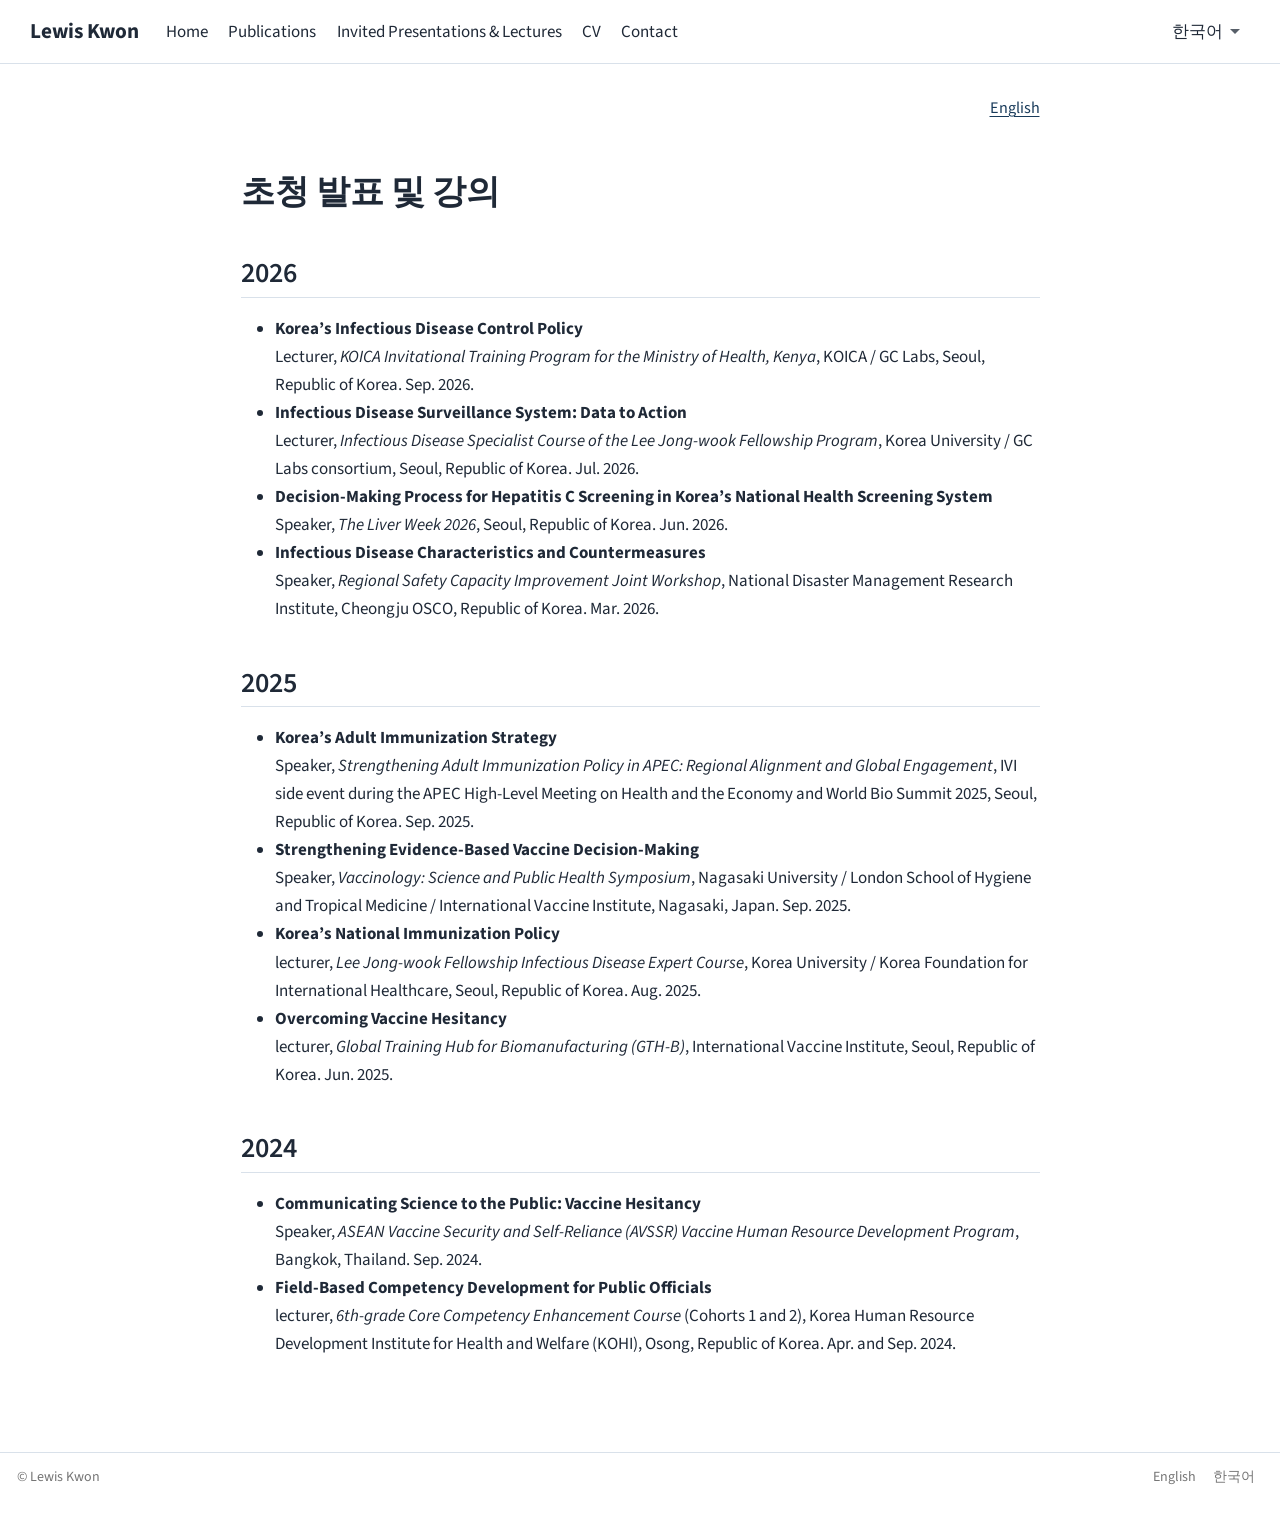
<file: docs/ko/presentations.html>
<!DOCTYPE html>
<html xmlns="http://www.w3.org/1999/xhtml" lang="en" xml:lang="en"><head>

<meta charset="utf-8">
<meta name="generator" content="quarto-1.9.37">

<meta name="viewport" content="width=device-width, initial-scale=1.0, user-scalable=yes">

<meta name="description" content="권승현의 초청 발표 및 강의.">

<title>presentations – Lewis Kwon</title>
<style>
/* Default styles provided by pandoc.
** See https://pandoc.org/MANUAL.html#variables-for-html for config info.
*/
code{white-space: pre-wrap;}
span.smallcaps{font-variant: small-caps;}
div.columns{display: flex; gap: min(4vw, 1.5em);}
div.column{flex: auto; overflow-x: auto;}
div.hanging-indent{margin-left: 1.5em; text-indent: -1.5em;}
ul.task-list{list-style: none;}
ul.task-list li input[type="checkbox"] {
  width: 0.8em;
  margin: 0 0.8em 0.2em -1em; /* quarto-specific, see https://github.com/quarto-dev/quarto-cli/issues/4556 */ 
  vertical-align: middle;
}
</style>


<script src="../site_libs/quarto-nav/quarto-nav.js"></script>
<script src="../site_libs/clipboard/clipboard.min.js"></script>
<script src="../site_libs/quarto-html/quarto.js" type="module"></script>
<script src="../site_libs/quarto-html/tabsets/tabsets.js" type="module"></script>
<script src="../site_libs/quarto-html/popper.min.js"></script>
<script src="../site_libs/quarto-html/tippy.umd.min.js"></script>
<script src="../site_libs/quarto-html/anchor.min.js"></script>
<link href="../site_libs/quarto-html/tippy.css" rel="stylesheet">
<link href="../site_libs/quarto-html/quarto-syntax-highlighting-7f8f88aac4f3542376d5c11b86a4c14d.css" rel="stylesheet" id="quarto-text-highlighting-styles">
<script src="../site_libs/bootstrap/bootstrap.min.js"></script>
<link href="../site_libs/bootstrap/bootstrap-icons.css" rel="stylesheet">
<link href="../site_libs/bootstrap/bootstrap-6ceb4bfaad853d696014c281363e0598.min.css" rel="stylesheet" append-hash="true" id="quarto-bootstrap" data-mode="light">
<script id="quarto-search-options" type="application/json">{
  "language": {
    "search-no-results-text": "No results",
    "search-matching-documents-text": "matching documents",
    "search-copy-link-title": "Copy link to search",
    "search-hide-matches-text": "Hide additional matches",
    "search-more-match-text": "more match in this document",
    "search-more-matches-text": "more matches in this document",
    "search-clear-button-title": "Clear",
    "search-text-placeholder": "",
    "search-detached-cancel-button-title": "Cancel",
    "search-submit-button-title": "Submit",
    "search-label": "Search"
  }
}</script>
<style>html{ scroll-behavior: smooth; }</style>
<meta name="robots" content="index, follow">


<link rel="stylesheet" href="../styles.css">
</head>

<body class="nav-fixed fullcontent quarto-light">

<div id="quarto-search-results"></div>
  <header id="quarto-header" class="headroom fixed-top">
    <nav class="navbar navbar-expand-lg " data-bs-theme="dark">
      <div class="navbar-container container-fluid">
      <div class="navbar-brand-container mx-auto">
    <a class="navbar-brand" href="../index.html">
    <span class="navbar-title">Lewis Kwon</span>
    </a>
  </div>
          <button class="navbar-toggler" type="button" data-bs-toggle="collapse" data-bs-target="#navbarCollapse" aria-controls="navbarCollapse" role="menu" aria-expanded="false" aria-label="Toggle navigation" onclick="if (window.quartoToggleHeadroom) { window.quartoToggleHeadroom(); }">
  <span class="navbar-toggler-icon"></span>
</button>
          <div class="collapse navbar-collapse" id="navbarCollapse">
            <ul class="navbar-nav navbar-nav-scroll me-auto">
  <li class="nav-item">
    <a class="nav-link" href="../index.html"> 
<span class="menu-text">Home</span></a>
  </li>  
  <li class="nav-item">
    <a class="nav-link" href="../publications.html"> 
<span class="menu-text">Publications</span></a>
  </li>  
  <li class="nav-item">
    <a class="nav-link" href="../presentations.html"> 
<span class="menu-text">Invited Presentations &amp; Lectures</span></a>
  </li>  
  <li class="nav-item">
    <a class="nav-link" href="../cv.html"> 
<span class="menu-text">CV</span></a>
  </li>  
  <li class="nav-item">
    <a class="nav-link" href="../contact.html"> 
<span class="menu-text">Contact</span></a>
  </li>  
</ul>
            <ul class="navbar-nav navbar-nav-scroll ms-auto">
  <li class="nav-item dropdown ">
    <a class="nav-link dropdown-toggle" href="#" id="nav-menu-" role="link" data-bs-toggle="dropdown" aria-expanded="false">
 <span class="menu-text">한국어</span>
    </a>
    <ul class="dropdown-menu dropdown-menu-end" aria-labelledby="nav-menu-">    
        <li>
    <a class="dropdown-item" href="../ko/index.html">
 <span class="dropdown-text">홈</span></a>
  </li>  
        <li>
    <a class="dropdown-item" href="../ko/publications.html">
 <span class="dropdown-text">논문</span></a>
  </li>  
        <li>
    <a class="dropdown-item" href="../ko/presentations.html">
 <span class="dropdown-text">초청 발표 및 강의</span></a>
  </li>  
        <li>
    <a class="dropdown-item" href="../ko/cv.html">
 <span class="dropdown-text">CV</span></a>
  </li>  
        <li>
    <a class="dropdown-item" href="../ko/contact.html">
 <span class="dropdown-text">연락처</span></a>
  </li>  
    </ul>
  </li>
</ul>
          </div> <!-- /navcollapse -->
            <div class="quarto-navbar-tools">
</div>
      </div> <!-- /container-fluid -->
    </nav>
</header>
<!-- content -->
<div id="quarto-content" class="quarto-container page-columns page-rows-contents page-layout-article page-navbar">
<!-- sidebar -->
<!-- margin-sidebar -->
    
<!-- main -->
<main class="content" id="quarto-document-content"><header id="title-block-header" class="quarto-title-block"></header>




<div class="language-switch">
<p><a href="../presentations.html">English</a></p>
</div>
<section id="초청-발표-및-강의" class="level1">
<h1>초청 발표 및 강의</h1>
<section id="section" class="level2">
<h2 class="anchored" data-anchor-id="section">2026</h2>
<ul>
<li><strong>Korea’s Infectious Disease Control Policy</strong><br>
Lecturer, <em>KOICA Invitational Training Program for the Ministry of Health, Kenya</em>, KOICA / GC Labs, Seoul, Republic of Korea. Sep.&nbsp;2026.</li>
<li><strong>Infectious Disease Surveillance System: Data to Action</strong><br>
Lecturer, <em>Infectious Disease Specialist Course of the Lee Jong-wook Fellowship Program</em>, Korea University / GC Labs consortium, Seoul, Republic of Korea. Jul.&nbsp;2026.</li>
<li><strong>Decision-Making Process for Hepatitis C Screening in Korea’s National Health Screening System</strong><br>
Speaker, <em>The Liver Week 2026</em>, Seoul, Republic of Korea. Jun.&nbsp;2026.</li>
<li><strong>Infectious Disease Characteristics and Countermeasures</strong><br>
Speaker, <em>Regional Safety Capacity Improvement Joint Workshop</em>, National Disaster Management Research Institute, Cheongju OSCO, Republic of Korea. Mar.&nbsp;2026.</li>
</ul>
</section>
<section id="section-1" class="level2">
<h2 class="anchored" data-anchor-id="section-1">2025</h2>
<ul>
<li><strong>Korea’s Adult Immunization Strategy</strong><br>
Speaker, <em>Strengthening Adult Immunization Policy in APEC: Regional Alignment and Global Engagement</em>, IVI side event during the APEC High-Level Meeting on Health and the Economy and World Bio Summit 2025, Seoul, Republic of Korea. Sep.&nbsp;2025.</li>
<li><strong>Strengthening Evidence-Based Vaccine Decision-Making</strong><br>
Speaker, <em>Vaccinology: Science and Public Health Symposium</em>, Nagasaki University / London School of Hygiene and Tropical Medicine / International Vaccine Institute, Nagasaki, Japan. Sep.&nbsp;2025.</li>
<li><strong>Korea’s National Immunization Policy</strong><br>
lecturer, <em>Lee Jong-wook Fellowship Infectious Disease Expert Course</em>, Korea University / Korea Foundation for International Healthcare, Seoul, Republic of Korea. Aug.&nbsp;2025.</li>
<li><strong>Overcoming Vaccine Hesitancy</strong><br>
lecturer, <em>Global Training Hub for Biomanufacturing (GTH-B)</em>, International Vaccine Institute, Seoul, Republic of Korea. Jun.&nbsp;2025.</li>
</ul>
</section>
<section id="section-2" class="level2">
<h2 class="anchored" data-anchor-id="section-2">2024</h2>
<ul>
<li><strong>Communicating Science to the Public: Vaccine Hesitancy</strong><br>
Speaker, <em>ASEAN Vaccine Security and Self-Reliance (AVSSR) Vaccine Human Resource Development Program</em>, Bangkok, Thailand. Sep.&nbsp;2024.</li>
<li><strong>Field-Based Competency Development for Public Officials</strong><br>
lecturer, <em>6th-grade Core Competency Enhancement Course</em> (Cohorts 1 and 2), Korea Human Resource Development Institute for Health and Welfare (KOHI), Osong, Republic of Korea. Apr.&nbsp;and Sep.&nbsp;2024.</li>
</ul>


</section>
</section>

</main> <!-- /main -->
<script id="quarto-html-after-body" type="application/javascript">
  window.document.addEventListener("DOMContentLoaded", function (event) {
    const icon = "";
    const anchorJS = new window.AnchorJS();
    anchorJS.options = {
      placement: 'right',
      icon: icon
    };
    anchorJS.add('.anchored');
    const isCodeAnnotation = (el) => {
      for (const clz of el.classList) {
        if (clz.startsWith('code-annotation-')) {                     
          return true;
        }
      }
      return false;
    }
    const onCopySuccess = function(e) {
      // button target
      const button = e.trigger;
      // don't keep focus
      button.blur();
      // flash "checked"
      button.classList.add('code-copy-button-checked');
      var currentTitle = button.getAttribute("title");
      button.setAttribute("title", "Copied!");
      let tooltip;
      if (window.bootstrap) {
        button.setAttribute("data-bs-toggle", "tooltip");
        button.setAttribute("data-bs-placement", "left");
        button.setAttribute("data-bs-title", "Copied!");
        tooltip = new bootstrap.Tooltip(button, 
          { trigger: "manual", 
            customClass: "code-copy-button-tooltip",
            offset: [0, -8]});
        tooltip.show();    
      }
      setTimeout(function() {
        if (tooltip) {
          tooltip.hide();
          button.removeAttribute("data-bs-title");
          button.removeAttribute("data-bs-toggle");
          button.removeAttribute("data-bs-placement");
        }
        button.setAttribute("title", currentTitle);
        button.classList.remove('code-copy-button-checked');
      }, 1000);
      // clear code selection
      e.clearSelection();
    }
    const getTextToCopy = function(trigger) {
      const outerScaffold = trigger.parentElement.cloneNode(true);
      const codeEl = outerScaffold.querySelector('code');
      for (const childEl of codeEl.children) {
        if (isCodeAnnotation(childEl)) {
          childEl.remove();
        }
      }
      return codeEl.innerText;
    }
    const clipboard = new window.ClipboardJS('.code-copy-button:not([data-in-quarto-modal])', {
      text: getTextToCopy
    });
    clipboard.on('success', onCopySuccess);
    if (window.document.getElementById('quarto-embedded-source-code-modal')) {
      const clipboardModal = new window.ClipboardJS('.code-copy-button[data-in-quarto-modal]', {
        text: getTextToCopy,
        container: window.document.getElementById('quarto-embedded-source-code-modal')
      });
      clipboardModal.on('success', onCopySuccess);
    }
      var localhostRegex = new RegExp(/^(?:http|https):\/\/localhost\:?[0-9]*\//);
      var mailtoRegex = new RegExp(/^mailto:/);
        var filterRegex = new RegExp("https:\/\/lewis-kwon\.github\.io");
      var isInternal = (href) => {
          return filterRegex.test(href) || localhostRegex.test(href) || mailtoRegex.test(href);
      }
      // Inspect non-navigation links and adorn them if external
     var links = window.document.querySelectorAll('a[href]:not(.nav-link):not(.navbar-brand):not(.toc-action):not(.sidebar-link):not(.sidebar-item-toggle):not(.pagination-link):not(.no-external):not([aria-hidden]):not(.dropdown-item):not(.quarto-navigation-tool):not(.about-link)');
      for (var i=0; i<links.length; i++) {
        const link = links[i];
        if (!isInternal(link.href)) {
          // undo the damage that might have been done by quarto-nav.js in the case of
          // links that we want to consider external
          if (link.dataset.originalHref !== undefined) {
            link.href = link.dataset.originalHref;
          }
            // target, if specified
            link.setAttribute("target", "_blank");
            if (link.getAttribute("rel") === null) {
              link.setAttribute("rel", "noopener");
            }
        }
      }
    function tippyHover(el, contentFn, onTriggerFn, onUntriggerFn) {
      const config = {
        allowHTML: true,
        maxWidth: 500,
        delay: 100,
        arrow: false,
        appendTo: function(el) {
            return el.parentElement;
        },
        interactive: true,
        interactiveBorder: 10,
        theme: 'quarto',
        placement: 'bottom-start',
      };
      if (contentFn) {
        config.content = contentFn;
      }
      if (onTriggerFn) {
        config.onTrigger = onTriggerFn;
      }
      if (onUntriggerFn) {
        config.onUntrigger = onUntriggerFn;
      }
      window.tippy(el, config); 
    }
    const noterefs = window.document.querySelectorAll('a[role="doc-noteref"]');
    for (var i=0; i<noterefs.length; i++) {
      const ref = noterefs[i];
      tippyHover(ref, function() {
        // use id or data attribute instead here
        let href = ref.getAttribute('data-footnote-href') || ref.getAttribute('href');
        try { href = new URL(href).hash; } catch {}
        const id = href.replace(/^#\/?/, "");
        const note = window.document.getElementById(id);
        if (note) {
          return note.innerHTML;
        } else {
          return "";
        }
      });
    }
    const xrefs = window.document.querySelectorAll('a.quarto-xref');
    const processXRef = (id, note) => {
      // Strip column container classes
      const stripColumnClz = (el) => {
        el.classList.remove("page-full", "page-columns");
        if (el.children) {
          for (const child of el.children) {
            stripColumnClz(child);
          }
        }
      }
      stripColumnClz(note)
      if (id === null || id.startsWith('sec-')) {
        // Special case sections, only their first couple elements
        const container = document.createElement("div");
        if (note.children && note.children.length > 2) {
          container.appendChild(note.children[0].cloneNode(true));
          for (let i = 1; i < note.children.length; i++) {
            const child = note.children[i];
            if (child.tagName === "P" && child.innerText === "") {
              continue;
            } else {
              container.appendChild(child.cloneNode(true));
              break;
            }
          }
          if (window.Quarto?.typesetMath) {
            window.Quarto.typesetMath(container);
          }
          return container.innerHTML
        } else {
          if (window.Quarto?.typesetMath) {
            window.Quarto.typesetMath(note);
          }
          return note.innerHTML;
        }
      } else {
        // Remove any anchor links if they are present
        const anchorLink = note.querySelector('a.anchorjs-link');
        if (anchorLink) {
          anchorLink.remove();
        }
        if (window.Quarto?.typesetMath) {
          window.Quarto.typesetMath(note);
        }
        if (note.classList.contains("callout")) {
          return note.outerHTML;
        } else {
          return note.innerHTML;
        }
      }
    }
    for (var i=0; i<xrefs.length; i++) {
      const xref = xrefs[i];
      tippyHover(xref, undefined, function(instance) {
        instance.disable();
        let url = xref.getAttribute('href');
        let hash = undefined; 
        if (url.startsWith('#')) {
          hash = url;
        } else {
          try { hash = new URL(url).hash; } catch {}
        }
        if (hash) {
          const id = hash.replace(/^#\/?/, "");
          const note = window.document.getElementById(id);
          if (note !== null) {
            try {
              const html = processXRef(id, note.cloneNode(true));
              instance.setContent(html);
            } finally {
              instance.enable();
              instance.show();
            }
          } else {
            // See if we can fetch this
            fetch(url.split('#')[0])
            .then(res => res.text())
            .then(html => {
              const parser = new DOMParser();
              const htmlDoc = parser.parseFromString(html, "text/html");
              const note = htmlDoc.getElementById(id);
              if (note !== null) {
                const html = processXRef(id, note);
                instance.setContent(html);
              } 
            }).finally(() => {
              instance.enable();
              instance.show();
            });
          }
        } else {
          // See if we can fetch a full url (with no hash to target)
          // This is a special case and we should probably do some content thinning / targeting
          fetch(url)
          .then(res => res.text())
          .then(html => {
            const parser = new DOMParser();
            const htmlDoc = parser.parseFromString(html, "text/html");
            const note = htmlDoc.querySelector('main.content');
            if (note !== null) {
              // This should only happen for chapter cross references
              // (since there is no id in the URL)
              // remove the first header
              if (note.children.length > 0 && note.children[0].tagName === "HEADER") {
                note.children[0].remove();
              }
              const html = processXRef(null, note);
              instance.setContent(html);
            } 
          }).finally(() => {
            instance.enable();
            instance.show();
          });
        }
      }, function(instance) {
      });
    }
        let selectedAnnoteEl;
        const selectorForAnnotation = ( cell, annotation) => {
          let cellAttr = 'data-code-cell="' + cell + '"';
          let lineAttr = 'data-code-annotation="' +  annotation + '"';
          const selector = 'span[' + cellAttr + '][' + lineAttr + ']';
          return selector;
        }
        const selectCodeLines = (annoteEl) => {
          const doc = window.document;
          const targetCell = annoteEl.getAttribute("data-target-cell");
          const targetAnnotation = annoteEl.getAttribute("data-target-annotation");
          const annoteSpan = window.document.querySelector(selectorForAnnotation(targetCell, targetAnnotation));
          const lines = annoteSpan.getAttribute("data-code-lines").split(",");
          const lineIds = lines.map((line) => {
            return targetCell + "-" + line;
          })
          let top = null;
          let height = null;
          let parent = null;
          if (lineIds.length > 0) {
              //compute the position of the single el (top and bottom and make a div)
              const el = window.document.getElementById(lineIds[0]);
              top = el.offsetTop;
              height = el.offsetHeight;
              parent = el.parentElement.parentElement;
            if (lineIds.length > 1) {
              const lastEl = window.document.getElementById(lineIds[lineIds.length - 1]);
              const bottom = lastEl.offsetTop + lastEl.offsetHeight;
              height = bottom - top;
            }
            if (top !== null && height !== null && parent !== null) {
              // cook up a div (if necessary) and position it 
              let div = window.document.getElementById("code-annotation-line-highlight");
              if (div === null) {
                div = window.document.createElement("div");
                div.setAttribute("id", "code-annotation-line-highlight");
                div.style.position = 'absolute';
                parent.appendChild(div);
              }
              div.style.top = top - 2 + "px";
              div.style.height = height + 4 + "px";
              div.style.left = 0;
              let gutterDiv = window.document.getElementById("code-annotation-line-highlight-gutter");
              if (gutterDiv === null) {
                gutterDiv = window.document.createElement("div");
                gutterDiv.setAttribute("id", "code-annotation-line-highlight-gutter");
                gutterDiv.style.position = 'absolute';
                const codeCell = window.document.getElementById(targetCell);
                const gutter = codeCell.querySelector('.code-annotation-gutter');
                gutter.appendChild(gutterDiv);
              }
              gutterDiv.style.top = top - 2 + "px";
              gutterDiv.style.height = height + 4 + "px";
            }
            selectedAnnoteEl = annoteEl;
          }
        };
        const unselectCodeLines = () => {
          const elementsIds = ["code-annotation-line-highlight", "code-annotation-line-highlight-gutter"];
          elementsIds.forEach((elId) => {
            const div = window.document.getElementById(elId);
            if (div) {
              div.remove();
            }
          });
          selectedAnnoteEl = undefined;
        };
          // Handle positioning of the toggle
      window.addEventListener(
        "resize",
        throttle(() => {
          elRect = undefined;
          if (selectedAnnoteEl) {
            selectCodeLines(selectedAnnoteEl);
          }
        }, 10)
      );
      function throttle(fn, ms) {
      let throttle = false;
      let timer;
        return (...args) => {
          if(!throttle) { // first call gets through
              fn.apply(this, args);
              throttle = true;
          } else { // all the others get throttled
              if(timer) clearTimeout(timer); // cancel #2
              timer = setTimeout(() => {
                fn.apply(this, args);
                timer = throttle = false;
              }, ms);
          }
        };
      }
        // Attach click handler to the DT
        const annoteDls = window.document.querySelectorAll('dt[data-target-cell]');
        for (const annoteDlNode of annoteDls) {
          annoteDlNode.addEventListener('click', (event) => {
            const clickedEl = event.target;
            if (clickedEl !== selectedAnnoteEl) {
              unselectCodeLines();
              const activeEl = window.document.querySelector('dt[data-target-cell].code-annotation-active');
              if (activeEl) {
                activeEl.classList.remove('code-annotation-active');
              }
              selectCodeLines(clickedEl);
              clickedEl.classList.add('code-annotation-active');
            } else {
              // Unselect the line
              unselectCodeLines();
              clickedEl.classList.remove('code-annotation-active');
            }
          });
        }
    const findCites = (el) => {
      const parentEl = el.parentElement;
      if (parentEl) {
        const cites = parentEl.dataset.cites;
        if (cites) {
          return {
            el,
            cites: cites.split(' ')
          };
        } else {
          return findCites(el.parentElement)
        }
      } else {
        return undefined;
      }
    };
    var bibliorefs = window.document.querySelectorAll('a[role="doc-biblioref"]');
    for (var i=0; i<bibliorefs.length; i++) {
      const ref = bibliorefs[i];
      const citeInfo = findCites(ref);
      if (citeInfo) {
        tippyHover(citeInfo.el, function() {
          var popup = window.document.createElement('div');
          citeInfo.cites.forEach(function(cite) {
            var citeDiv = window.document.createElement('div');
            citeDiv.classList.add('hanging-indent');
            citeDiv.classList.add('csl-entry');
            var biblioDiv = window.document.getElementById('ref-' + cite);
            if (biblioDiv) {
              citeDiv.innerHTML = biblioDiv.innerHTML;
            }
            popup.appendChild(citeDiv);
          });
          return popup.innerHTML;
        });
      }
    }
  });
  </script>
</div> <!-- /content -->
<footer class="footer">
  <div class="nav-footer">
    <div class="nav-footer-left">
<p>© Lewis Kwon</p>
</div>   
    <div class="nav-footer-center">
      &nbsp;
    </div>
    <div class="nav-footer-right">
      <ul class="footer-items list-unstyled">
    <li class="nav-item">
    <a class="nav-link" href="../index.html">
<p>English</p>
</a>
  </li>  
    <li class="nav-item">
    <a class="nav-link" href="../ko/index.html">
<p>한국어</p>
</a>
  </li>  
</ul>
    </div>
  </div>
</footer>
<script data-goatcounter="https://lewiskwon.goatcounter.com/count" async="" src="//gc.zgo.at/count.js"></script>




<script src="../site_libs/quarto-html/zenscroll-min.js"></script>
</body></html>
</file>
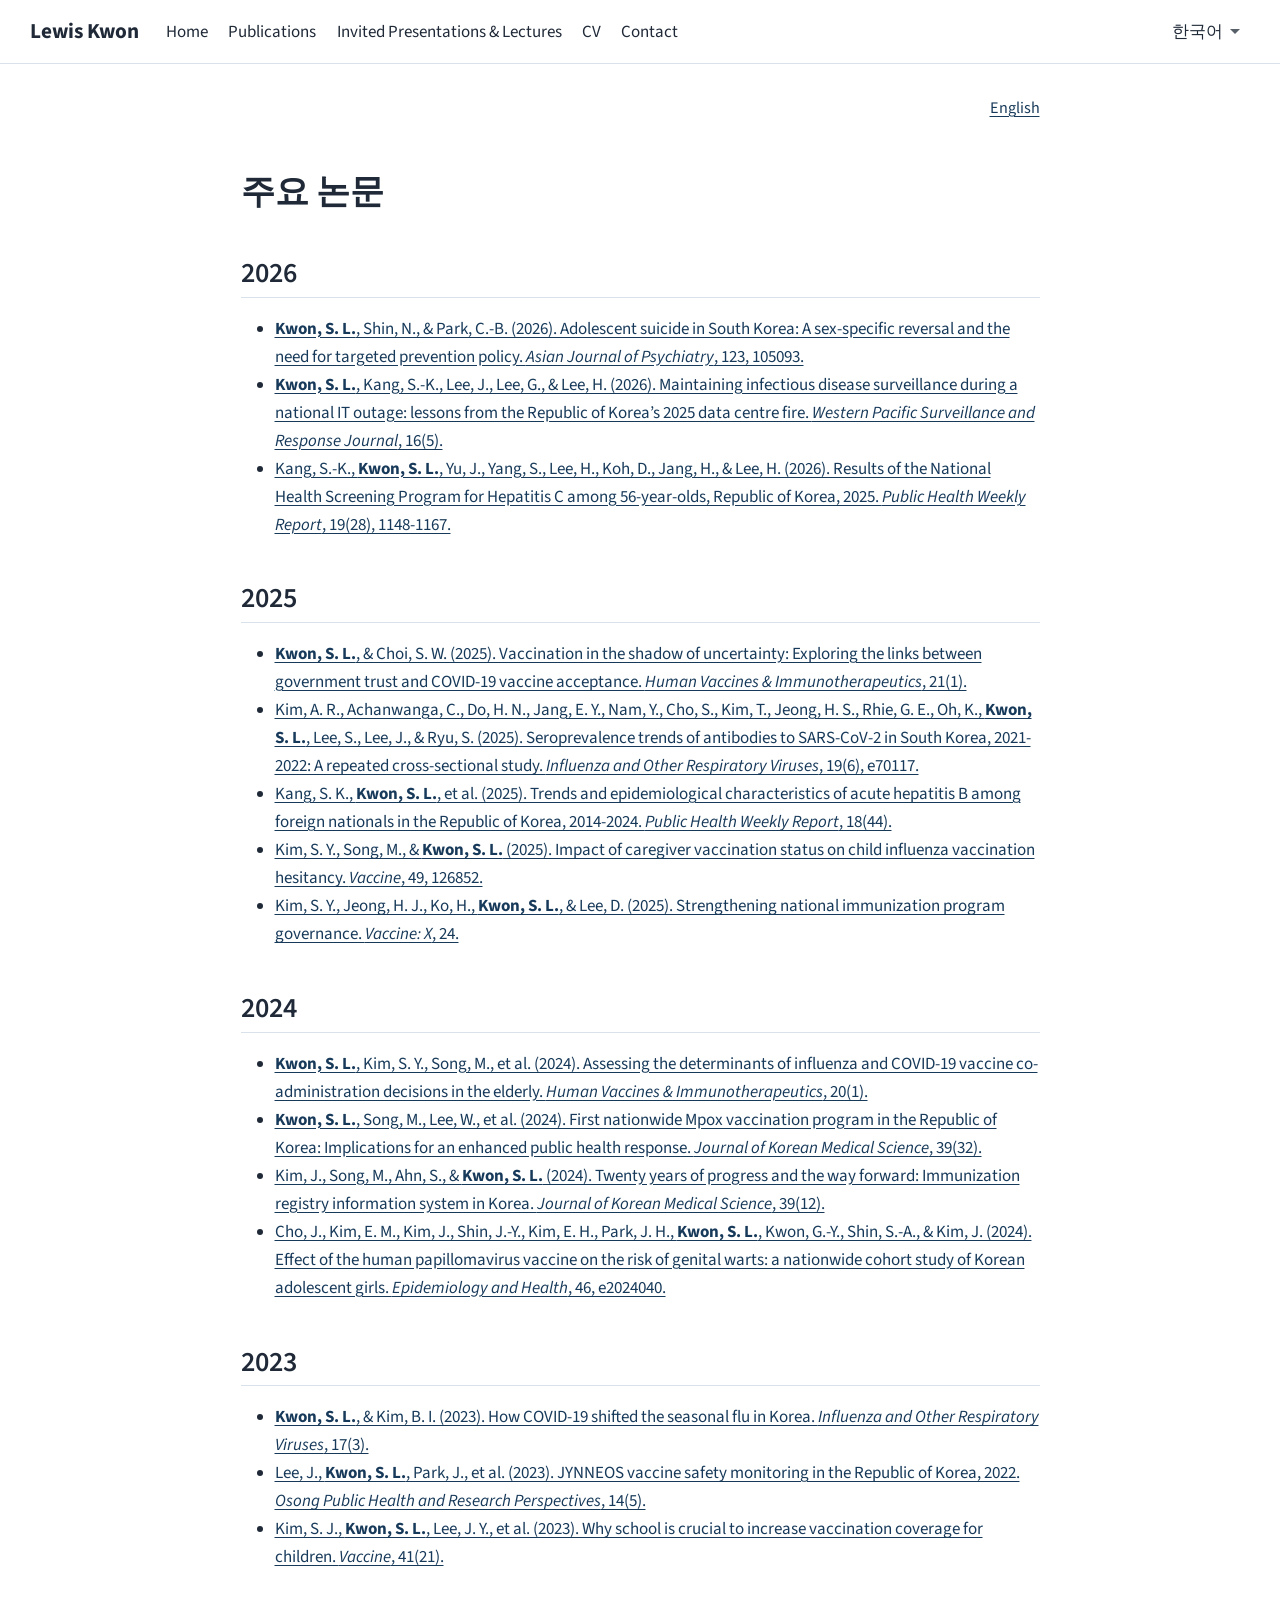
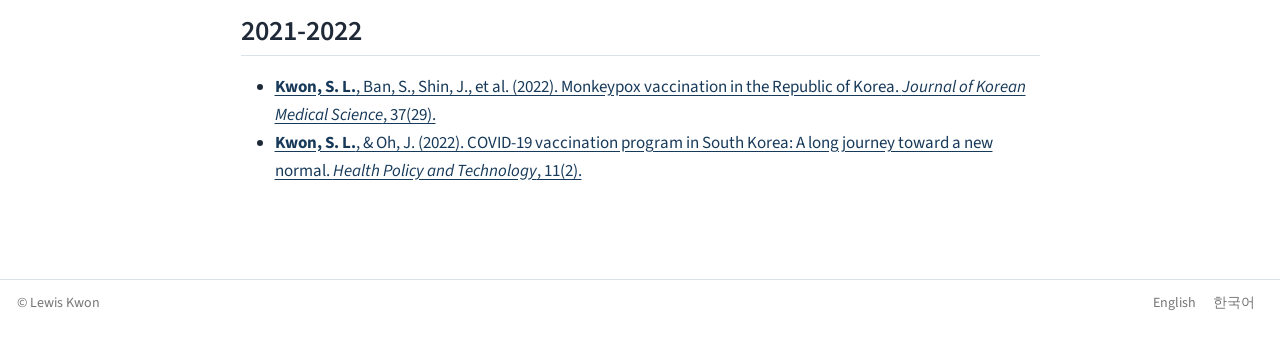
<file: docs/ko/publications.html>
<!DOCTYPE html>
<html xmlns="http://www.w3.org/1999/xhtml" lang="en" xml:lang="en"><head>

<meta charset="utf-8">
<meta name="generator" content="quarto-1.9.37">

<meta name="viewport" content="width=device-width, initial-scale=1.0, user-scalable=yes">

<meta name="description" content="권승현의 주요 논문.">

<title>publications – Lewis Kwon</title>
<style>
/* Default styles provided by pandoc.
** See https://pandoc.org/MANUAL.html#variables-for-html for config info.
*/
code{white-space: pre-wrap;}
span.smallcaps{font-variant: small-caps;}
div.columns{display: flex; gap: min(4vw, 1.5em);}
div.column{flex: auto; overflow-x: auto;}
div.hanging-indent{margin-left: 1.5em; text-indent: -1.5em;}
ul.task-list{list-style: none;}
ul.task-list li input[type="checkbox"] {
  width: 0.8em;
  margin: 0 0.8em 0.2em -1em; /* quarto-specific, see https://github.com/quarto-dev/quarto-cli/issues/4556 */ 
  vertical-align: middle;
}
</style>


<script src="../site_libs/quarto-nav/quarto-nav.js"></script>
<script src="../site_libs/clipboard/clipboard.min.js"></script>
<script src="../site_libs/quarto-html/quarto.js" type="module"></script>
<script src="../site_libs/quarto-html/tabsets/tabsets.js" type="module"></script>
<script src="../site_libs/quarto-html/popper.min.js"></script>
<script src="../site_libs/quarto-html/tippy.umd.min.js"></script>
<script src="../site_libs/quarto-html/anchor.min.js"></script>
<link href="../site_libs/quarto-html/tippy.css" rel="stylesheet">
<link href="../site_libs/quarto-html/quarto-syntax-highlighting-7f8f88aac4f3542376d5c11b86a4c14d.css" rel="stylesheet" id="quarto-text-highlighting-styles">
<script src="../site_libs/bootstrap/bootstrap.min.js"></script>
<link href="../site_libs/bootstrap/bootstrap-icons.css" rel="stylesheet">
<link href="../site_libs/bootstrap/bootstrap-6ceb4bfaad853d696014c281363e0598.min.css" rel="stylesheet" append-hash="true" id="quarto-bootstrap" data-mode="light">
<script id="quarto-search-options" type="application/json">{
  "language": {
    "search-no-results-text": "No results",
    "search-matching-documents-text": "matching documents",
    "search-copy-link-title": "Copy link to search",
    "search-hide-matches-text": "Hide additional matches",
    "search-more-match-text": "more match in this document",
    "search-more-matches-text": "more matches in this document",
    "search-clear-button-title": "Clear",
    "search-text-placeholder": "",
    "search-detached-cancel-button-title": "Cancel",
    "search-submit-button-title": "Submit",
    "search-label": "Search"
  }
}</script>
<style>html{ scroll-behavior: smooth; }</style>
<meta name="robots" content="index, follow">


<link rel="stylesheet" href="../styles.css">
</head>

<body class="nav-fixed fullcontent quarto-light">

<div id="quarto-search-results"></div>
  <header id="quarto-header" class="headroom fixed-top">
    <nav class="navbar navbar-expand-lg " data-bs-theme="dark">
      <div class="navbar-container container-fluid">
      <div class="navbar-brand-container mx-auto">
    <a class="navbar-brand" href="../index.html">
    <span class="navbar-title">Lewis Kwon</span>
    </a>
  </div>
          <button class="navbar-toggler" type="button" data-bs-toggle="collapse" data-bs-target="#navbarCollapse" aria-controls="navbarCollapse" role="menu" aria-expanded="false" aria-label="Toggle navigation" onclick="if (window.quartoToggleHeadroom) { window.quartoToggleHeadroom(); }">
  <span class="navbar-toggler-icon"></span>
</button>
          <div class="collapse navbar-collapse" id="navbarCollapse">
            <ul class="navbar-nav navbar-nav-scroll me-auto">
  <li class="nav-item">
    <a class="nav-link" href="../index.html"> 
<span class="menu-text">Home</span></a>
  </li>  
  <li class="nav-item">
    <a class="nav-link" href="../publications.html"> 
<span class="menu-text">Publications</span></a>
  </li>  
  <li class="nav-item">
    <a class="nav-link" href="../presentations.html"> 
<span class="menu-text">Invited Presentations &amp; Lectures</span></a>
  </li>  
  <li class="nav-item">
    <a class="nav-link" href="../cv.html"> 
<span class="menu-text">CV</span></a>
  </li>  
  <li class="nav-item">
    <a class="nav-link" href="../contact.html"> 
<span class="menu-text">Contact</span></a>
  </li>  
</ul>
            <ul class="navbar-nav navbar-nav-scroll ms-auto">
  <li class="nav-item dropdown ">
    <a class="nav-link dropdown-toggle" href="#" id="nav-menu-" role="link" data-bs-toggle="dropdown" aria-expanded="false">
 <span class="menu-text">한국어</span>
    </a>
    <ul class="dropdown-menu dropdown-menu-end" aria-labelledby="nav-menu-">    
        <li>
    <a class="dropdown-item" href="../ko/index.html">
 <span class="dropdown-text">홈</span></a>
  </li>  
        <li>
    <a class="dropdown-item" href="../ko/publications.html">
 <span class="dropdown-text">논문</span></a>
  </li>  
        <li>
    <a class="dropdown-item" href="../ko/presentations.html">
 <span class="dropdown-text">초청 발표 및 강의</span></a>
  </li>  
        <li>
    <a class="dropdown-item" href="../ko/cv.html">
 <span class="dropdown-text">CV</span></a>
  </li>  
        <li>
    <a class="dropdown-item" href="../ko/contact.html">
 <span class="dropdown-text">연락처</span></a>
  </li>  
    </ul>
  </li>
</ul>
          </div> <!-- /navcollapse -->
            <div class="quarto-navbar-tools">
</div>
      </div> <!-- /container-fluid -->
    </nav>
</header>
<!-- content -->
<div id="quarto-content" class="quarto-container page-columns page-rows-contents page-layout-article page-navbar">
<!-- sidebar -->
<!-- margin-sidebar -->
    
<!-- main -->
<main class="content" id="quarto-document-content"><header id="title-block-header" class="quarto-title-block"></header>




<div class="language-switch">
<p><a href="../publications.html">English</a></p>
</div>
<section id="주요-논문" class="level1">
<h1>주요 논문</h1>
<section id="section" class="level2">
<h2 class="anchored" data-anchor-id="section">2026</h2>
<ul>
<li><a href="https://www.sciencedirect.com/science/article/pii/S1876201826002662"><strong>Kwon, S. L.</strong>, Shin, N., &amp; Park, C.-B. (2026). Adolescent suicide in South Korea: A sex-specific reversal and the need for targeted prevention policy. <em>Asian Journal of Psychiatry</em>, 123, 105093.</a></li>
<li><a href="https://ojs.wpro.who.int/ojs/index.php/wpsar/article/view/1368"><strong>Kwon, S. L.</strong>, Kang, S.-K., Lee, J., Lee, G., &amp; Lee, H. (2026). Maintaining infectious disease surveillance during a national IT outage: lessons from the Republic of Korea’s 2025 data centre fire. <em>Western Pacific Surveillance and Response Journal</em>, 16(5).</a></li>
<li><a href="https://doi.org/10.56786/PHWR.2026.19.28.2">Kang, S.-K., <strong>Kwon, S. L.</strong>, Yu, J., Yang, S., Lee, H., Koh, D., Jang, H., &amp; Lee, H. (2026). Results of the National Health Screening Program for Hepatitis C among 56-year-olds, Republic of Korea, 2025. <em>Public Health Weekly Report</em>, 19(28), 1148-1167.</a></li>
</ul>
</section>
<section id="section-1" class="level2">
<h2 class="anchored" data-anchor-id="section-1">2025</h2>
<ul>
<li><a href="https://doi.org/10.1080/21645515.2025.2588868"><strong>Kwon, S. L.</strong>, &amp; Choi, S. W. (2025). Vaccination in the shadow of uncertainty: Exploring the links between government trust and COVID-19 vaccine acceptance. <em>Human Vaccines &amp; Immunotherapeutics</em>, 21(1).</a></li>
<li><a href="https://doi.org/10.1111/irv.70117">Kim, A. R., Achanwanga, C., Do, H. N., Jang, E. Y., Nam, Y., Cho, S., Kim, T., Jeong, H. S., Rhie, G. E., Oh, K., <strong>Kwon, S. L.</strong>, Lee, S., Lee, J., &amp; Ryu, S. (2025). Seroprevalence trends of antibodies to SARS-CoV-2 in South Korea, 2021-2022: A repeated cross-sectional study. <em>Influenza and Other Respiratory Viruses</em>, 19(6), e70117.</a></li>
<li><a href="https://neweng-phwr.inforang.com/journal/view.html?pn=vol&amp;uid=1013&amp;vmd=Full">Kang, S. K., <strong>Kwon, S. L.</strong>, et al.&nbsp;(2025). Trends and epidemiological characteristics of acute hepatitis B among foreign nationals in the Republic of Korea, 2014-2024. <em>Public Health Weekly Report</em>, 18(44).</a></li>
<li><a href="https://doi.org/10.1016/j.vaccine.2025.126852">Kim, S. Y., Song, M., &amp; <strong>Kwon, S. L.</strong> (2025). Impact of caregiver vaccination status on child influenza vaccination hesitancy. <em>Vaccine</em>, 49, 126852.</a></li>
<li><a href="https://doi.org/10.1016/j.jvacx.2025.100642">Kim, S. Y., Jeong, H. J., Ko, H., <strong>Kwon, S. L.</strong>, &amp; Lee, D. (2025). Strengthening national immunization program governance. <em>Vaccine: X</em>, 24.</a></li>
</ul>
</section>
<section id="section-2" class="level2">
<h2 class="anchored" data-anchor-id="section-2">2024</h2>
<ul>
<li><a href="https://doi.org/10.1080/21645515.2024.2346966"><strong>Kwon, S. L.</strong>, Kim, S. Y., Song, M., et al.&nbsp;(2024). Assessing the determinants of influenza and COVID-19 vaccine co-administration decisions in the elderly. <em>Human Vaccines &amp; Immunotherapeutics</em>, 20(1).</a></li>
<li><a href="https://doi.org/10.3346/jkms.2024.39.e235"><strong>Kwon, S. L.</strong>, Song, M., Lee, W., et al.&nbsp;(2024). First nationwide Mpox vaccination program in the Republic of Korea: Implications for an enhanced public health response. <em>Journal of Korean Medical Science</em>, 39(32).</a></li>
<li><a href="https://doi.org/10.3346/jkms.2024.39.e119">Kim, J., Song, M., Ahn, S., &amp; <strong>Kwon, S. L.</strong> (2024). Twenty years of progress and the way forward: Immunization registry information system in Korea. <em>Journal of Korean Medical Science</em>, 39(12).</a></li>
<li><a href="https://doi.org/10.4178/epih.e2024040">Cho, J., Kim, E. M., Kim, J., Shin, J.-Y., Kim, E. H., Park, J. H., <strong>Kwon, S. L.</strong>, Kwon, G.-Y., Shin, S.-A., &amp; Kim, J. (2024). Effect of the human papillomavirus vaccine on the risk of genital warts: a nationwide cohort study of Korean adolescent girls. <em>Epidemiology and Health</em>, 46, e2024040.</a></li>
</ul>
</section>
<section id="section-3" class="level2">
<h2 class="anchored" data-anchor-id="section-3">2023</h2>
<ul>
<li><a href="https://doi.org/10.1111/irv.13113"><strong>Kwon, S. L.</strong>, &amp; Kim, B. I. (2023). How COVID-19 shifted the seasonal flu in Korea. <em>Influenza and Other Respiratory Viruses</em>, 17(3).</a></li>
<li><a href="https://doi.org/10.24171/j.phrp.2023.0182">Lee, J., <strong>Kwon, S. L.</strong>, Park, J., et al.&nbsp;(2023). JYNNEOS vaccine safety monitoring in the Republic of Korea, 2022. <em>Osong Public Health and Research Perspectives</em>, 14(5).</a></li>
<li><a href="https://doi.org/10.1016/j.vaccine.2023.04.038">Kim, S. J., <strong>Kwon, S. L.</strong>, Lee, J. Y., et al.&nbsp;(2023). Why school is crucial to increase vaccination coverage for children. <em>Vaccine</em>, 41(21).</a></li>
</ul>
</section>
<section id="section-4" class="level2">
<h2 class="anchored" data-anchor-id="section-4">2021-2022</h2>
<ul>
<li><a href="https://doi.org/10.3346/jkms.2022.37.e239"><strong>Kwon, S. L.</strong>, Ban, S., Shin, J., et al.&nbsp;(2022). Monkeypox vaccination in the Republic of Korea. <em>Journal of Korean Medical Science</em>, 37(29).</a></li>
<li><a href="https://doi.org/10.1016/j.hlpt.2022.100601"><strong>Kwon, S. L.</strong>, &amp; Oh, J. (2022). COVID-19 vaccination program in South Korea: A long journey toward a new normal. <em>Health Policy and Technology</em>, 11(2).</a></li>
</ul>


</section>
</section>

</main> <!-- /main -->
<script id="quarto-html-after-body" type="application/javascript">
  window.document.addEventListener("DOMContentLoaded", function (event) {
    const icon = "";
    const anchorJS = new window.AnchorJS();
    anchorJS.options = {
      placement: 'right',
      icon: icon
    };
    anchorJS.add('.anchored');
    const isCodeAnnotation = (el) => {
      for (const clz of el.classList) {
        if (clz.startsWith('code-annotation-')) {                     
          return true;
        }
      }
      return false;
    }
    const onCopySuccess = function(e) {
      // button target
      const button = e.trigger;
      // don't keep focus
      button.blur();
      // flash "checked"
      button.classList.add('code-copy-button-checked');
      var currentTitle = button.getAttribute("title");
      button.setAttribute("title", "Copied!");
      let tooltip;
      if (window.bootstrap) {
        button.setAttribute("data-bs-toggle", "tooltip");
        button.setAttribute("data-bs-placement", "left");
        button.setAttribute("data-bs-title", "Copied!");
        tooltip = new bootstrap.Tooltip(button, 
          { trigger: "manual", 
            customClass: "code-copy-button-tooltip",
            offset: [0, -8]});
        tooltip.show();    
      }
      setTimeout(function() {
        if (tooltip) {
          tooltip.hide();
          button.removeAttribute("data-bs-title");
          button.removeAttribute("data-bs-toggle");
          button.removeAttribute("data-bs-placement");
        }
        button.setAttribute("title", currentTitle);
        button.classList.remove('code-copy-button-checked');
      }, 1000);
      // clear code selection
      e.clearSelection();
    }
    const getTextToCopy = function(trigger) {
      const outerScaffold = trigger.parentElement.cloneNode(true);
      const codeEl = outerScaffold.querySelector('code');
      for (const childEl of codeEl.children) {
        if (isCodeAnnotation(childEl)) {
          childEl.remove();
        }
      }
      return codeEl.innerText;
    }
    const clipboard = new window.ClipboardJS('.code-copy-button:not([data-in-quarto-modal])', {
      text: getTextToCopy
    });
    clipboard.on('success', onCopySuccess);
    if (window.document.getElementById('quarto-embedded-source-code-modal')) {
      const clipboardModal = new window.ClipboardJS('.code-copy-button[data-in-quarto-modal]', {
        text: getTextToCopy,
        container: window.document.getElementById('quarto-embedded-source-code-modal')
      });
      clipboardModal.on('success', onCopySuccess);
    }
      var localhostRegex = new RegExp(/^(?:http|https):\/\/localhost\:?[0-9]*\//);
      var mailtoRegex = new RegExp(/^mailto:/);
        var filterRegex = new RegExp("https:\/\/lewis-kwon\.github\.io");
      var isInternal = (href) => {
          return filterRegex.test(href) || localhostRegex.test(href) || mailtoRegex.test(href);
      }
      // Inspect non-navigation links and adorn them if external
     var links = window.document.querySelectorAll('a[href]:not(.nav-link):not(.navbar-brand):not(.toc-action):not(.sidebar-link):not(.sidebar-item-toggle):not(.pagination-link):not(.no-external):not([aria-hidden]):not(.dropdown-item):not(.quarto-navigation-tool):not(.about-link)');
      for (var i=0; i<links.length; i++) {
        const link = links[i];
        if (!isInternal(link.href)) {
          // undo the damage that might have been done by quarto-nav.js in the case of
          // links that we want to consider external
          if (link.dataset.originalHref !== undefined) {
            link.href = link.dataset.originalHref;
          }
            // target, if specified
            link.setAttribute("target", "_blank");
            if (link.getAttribute("rel") === null) {
              link.setAttribute("rel", "noopener");
            }
        }
      }
    function tippyHover(el, contentFn, onTriggerFn, onUntriggerFn) {
      const config = {
        allowHTML: true,
        maxWidth: 500,
        delay: 100,
        arrow: false,
        appendTo: function(el) {
            return el.parentElement;
        },
        interactive: true,
        interactiveBorder: 10,
        theme: 'quarto',
        placement: 'bottom-start',
      };
      if (contentFn) {
        config.content = contentFn;
      }
      if (onTriggerFn) {
        config.onTrigger = onTriggerFn;
      }
      if (onUntriggerFn) {
        config.onUntrigger = onUntriggerFn;
      }
      window.tippy(el, config); 
    }
    const noterefs = window.document.querySelectorAll('a[role="doc-noteref"]');
    for (var i=0; i<noterefs.length; i++) {
      const ref = noterefs[i];
      tippyHover(ref, function() {
        // use id or data attribute instead here
        let href = ref.getAttribute('data-footnote-href') || ref.getAttribute('href');
        try { href = new URL(href).hash; } catch {}
        const id = href.replace(/^#\/?/, "");
        const note = window.document.getElementById(id);
        if (note) {
          return note.innerHTML;
        } else {
          return "";
        }
      });
    }
    const xrefs = window.document.querySelectorAll('a.quarto-xref');
    const processXRef = (id, note) => {
      // Strip column container classes
      const stripColumnClz = (el) => {
        el.classList.remove("page-full", "page-columns");
        if (el.children) {
          for (const child of el.children) {
            stripColumnClz(child);
          }
        }
      }
      stripColumnClz(note)
      if (id === null || id.startsWith('sec-')) {
        // Special case sections, only their first couple elements
        const container = document.createElement("div");
        if (note.children && note.children.length > 2) {
          container.appendChild(note.children[0].cloneNode(true));
          for (let i = 1; i < note.children.length; i++) {
            const child = note.children[i];
            if (child.tagName === "P" && child.innerText === "") {
              continue;
            } else {
              container.appendChild(child.cloneNode(true));
              break;
            }
          }
          if (window.Quarto?.typesetMath) {
            window.Quarto.typesetMath(container);
          }
          return container.innerHTML
        } else {
          if (window.Quarto?.typesetMath) {
            window.Quarto.typesetMath(note);
          }
          return note.innerHTML;
        }
      } else {
        // Remove any anchor links if they are present
        const anchorLink = note.querySelector('a.anchorjs-link');
        if (anchorLink) {
          anchorLink.remove();
        }
        if (window.Quarto?.typesetMath) {
          window.Quarto.typesetMath(note);
        }
        if (note.classList.contains("callout")) {
          return note.outerHTML;
        } else {
          return note.innerHTML;
        }
      }
    }
    for (var i=0; i<xrefs.length; i++) {
      const xref = xrefs[i];
      tippyHover(xref, undefined, function(instance) {
        instance.disable();
        let url = xref.getAttribute('href');
        let hash = undefined; 
        if (url.startsWith('#')) {
          hash = url;
        } else {
          try { hash = new URL(url).hash; } catch {}
        }
        if (hash) {
          const id = hash.replace(/^#\/?/, "");
          const note = window.document.getElementById(id);
          if (note !== null) {
            try {
              const html = processXRef(id, note.cloneNode(true));
              instance.setContent(html);
            } finally {
              instance.enable();
              instance.show();
            }
          } else {
            // See if we can fetch this
            fetch(url.split('#')[0])
            .then(res => res.text())
            .then(html => {
              const parser = new DOMParser();
              const htmlDoc = parser.parseFromString(html, "text/html");
              const note = htmlDoc.getElementById(id);
              if (note !== null) {
                const html = processXRef(id, note);
                instance.setContent(html);
              } 
            }).finally(() => {
              instance.enable();
              instance.show();
            });
          }
        } else {
          // See if we can fetch a full url (with no hash to target)
          // This is a special case and we should probably do some content thinning / targeting
          fetch(url)
          .then(res => res.text())
          .then(html => {
            const parser = new DOMParser();
            const htmlDoc = parser.parseFromString(html, "text/html");
            const note = htmlDoc.querySelector('main.content');
            if (note !== null) {
              // This should only happen for chapter cross references
              // (since there is no id in the URL)
              // remove the first header
              if (note.children.length > 0 && note.children[0].tagName === "HEADER") {
                note.children[0].remove();
              }
              const html = processXRef(null, note);
              instance.setContent(html);
            } 
          }).finally(() => {
            instance.enable();
            instance.show();
          });
        }
      }, function(instance) {
      });
    }
        let selectedAnnoteEl;
        const selectorForAnnotation = ( cell, annotation) => {
          let cellAttr = 'data-code-cell="' + cell + '"';
          let lineAttr = 'data-code-annotation="' +  annotation + '"';
          const selector = 'span[' + cellAttr + '][' + lineAttr + ']';
          return selector;
        }
        const selectCodeLines = (annoteEl) => {
          const doc = window.document;
          const targetCell = annoteEl.getAttribute("data-target-cell");
          const targetAnnotation = annoteEl.getAttribute("data-target-annotation");
          const annoteSpan = window.document.querySelector(selectorForAnnotation(targetCell, targetAnnotation));
          const lines = annoteSpan.getAttribute("data-code-lines").split(",");
          const lineIds = lines.map((line) => {
            return targetCell + "-" + line;
          })
          let top = null;
          let height = null;
          let parent = null;
          if (lineIds.length > 0) {
              //compute the position of the single el (top and bottom and make a div)
              const el = window.document.getElementById(lineIds[0]);
              top = el.offsetTop;
              height = el.offsetHeight;
              parent = el.parentElement.parentElement;
            if (lineIds.length > 1) {
              const lastEl = window.document.getElementById(lineIds[lineIds.length - 1]);
              const bottom = lastEl.offsetTop + lastEl.offsetHeight;
              height = bottom - top;
            }
            if (top !== null && height !== null && parent !== null) {
              // cook up a div (if necessary) and position it 
              let div = window.document.getElementById("code-annotation-line-highlight");
              if (div === null) {
                div = window.document.createElement("div");
                div.setAttribute("id", "code-annotation-line-highlight");
                div.style.position = 'absolute';
                parent.appendChild(div);
              }
              div.style.top = top - 2 + "px";
              div.style.height = height + 4 + "px";
              div.style.left = 0;
              let gutterDiv = window.document.getElementById("code-annotation-line-highlight-gutter");
              if (gutterDiv === null) {
                gutterDiv = window.document.createElement("div");
                gutterDiv.setAttribute("id", "code-annotation-line-highlight-gutter");
                gutterDiv.style.position = 'absolute';
                const codeCell = window.document.getElementById(targetCell);
                const gutter = codeCell.querySelector('.code-annotation-gutter');
                gutter.appendChild(gutterDiv);
              }
              gutterDiv.style.top = top - 2 + "px";
              gutterDiv.style.height = height + 4 + "px";
            }
            selectedAnnoteEl = annoteEl;
          }
        };
        const unselectCodeLines = () => {
          const elementsIds = ["code-annotation-line-highlight", "code-annotation-line-highlight-gutter"];
          elementsIds.forEach((elId) => {
            const div = window.document.getElementById(elId);
            if (div) {
              div.remove();
            }
          });
          selectedAnnoteEl = undefined;
        };
          // Handle positioning of the toggle
      window.addEventListener(
        "resize",
        throttle(() => {
          elRect = undefined;
          if (selectedAnnoteEl) {
            selectCodeLines(selectedAnnoteEl);
          }
        }, 10)
      );
      function throttle(fn, ms) {
      let throttle = false;
      let timer;
        return (...args) => {
          if(!throttle) { // first call gets through
              fn.apply(this, args);
              throttle = true;
          } else { // all the others get throttled
              if(timer) clearTimeout(timer); // cancel #2
              timer = setTimeout(() => {
                fn.apply(this, args);
                timer = throttle = false;
              }, ms);
          }
        };
      }
        // Attach click handler to the DT
        const annoteDls = window.document.querySelectorAll('dt[data-target-cell]');
        for (const annoteDlNode of annoteDls) {
          annoteDlNode.addEventListener('click', (event) => {
            const clickedEl = event.target;
            if (clickedEl !== selectedAnnoteEl) {
              unselectCodeLines();
              const activeEl = window.document.querySelector('dt[data-target-cell].code-annotation-active');
              if (activeEl) {
                activeEl.classList.remove('code-annotation-active');
              }
              selectCodeLines(clickedEl);
              clickedEl.classList.add('code-annotation-active');
            } else {
              // Unselect the line
              unselectCodeLines();
              clickedEl.classList.remove('code-annotation-active');
            }
          });
        }
    const findCites = (el) => {
      const parentEl = el.parentElement;
      if (parentEl) {
        const cites = parentEl.dataset.cites;
        if (cites) {
          return {
            el,
            cites: cites.split(' ')
          };
        } else {
          return findCites(el.parentElement)
        }
      } else {
        return undefined;
      }
    };
    var bibliorefs = window.document.querySelectorAll('a[role="doc-biblioref"]');
    for (var i=0; i<bibliorefs.length; i++) {
      const ref = bibliorefs[i];
      const citeInfo = findCites(ref);
      if (citeInfo) {
        tippyHover(citeInfo.el, function() {
          var popup = window.document.createElement('div');
          citeInfo.cites.forEach(function(cite) {
            var citeDiv = window.document.createElement('div');
            citeDiv.classList.add('hanging-indent');
            citeDiv.classList.add('csl-entry');
            var biblioDiv = window.document.getElementById('ref-' + cite);
            if (biblioDiv) {
              citeDiv.innerHTML = biblioDiv.innerHTML;
            }
            popup.appendChild(citeDiv);
          });
          return popup.innerHTML;
        });
      }
    }
  });
  </script>
</div> <!-- /content -->
<footer class="footer">
  <div class="nav-footer">
    <div class="nav-footer-left">
<p>© Lewis Kwon</p>
</div>   
    <div class="nav-footer-center">
      &nbsp;
    </div>
    <div class="nav-footer-right">
      <ul class="footer-items list-unstyled">
    <li class="nav-item">
    <a class="nav-link" href="../index.html">
<p>English</p>
</a>
  </li>  
    <li class="nav-item">
    <a class="nav-link" href="../ko/index.html">
<p>한국어</p>
</a>
  </li>  
</ul>
    </div>
  </div>
</footer>
<script data-goatcounter="https://lewiskwon.goatcounter.com/count" async="" src="//gc.zgo.at/count.js"></script>




<script src="../site_libs/quarto-html/zenscroll-min.js"></script>
</body></html>
</file>
<file: docs/site_libs/quarto-html/tippy.css>
.tippy-box[data-animation=fade][data-state=hidden]{opacity:0}[data-tippy-root]{max-width:calc(100vw - 10px)}.tippy-box{position:relative;background-color:#333;color:#fff;border-radius:4px;font-size:14px;line-height:1.4;white-space:normal;outline:0;transition-property:transform,visibility,opacity}.tippy-box[data-placement^=top]>.tippy-arrow{bottom:0}.tippy-box[data-placement^=top]>.tippy-arrow:before{bottom:-7px;left:0;border-width:8px 8px 0;border-top-color:initial;transform-origin:center top}.tippy-box[data-placement^=bottom]>.tippy-arrow{top:0}.tippy-box[data-placement^=bottom]>.tippy-arrow:before{top:-7px;left:0;border-width:0 8px 8px;border-bottom-color:initial;transform-origin:center bottom}.tippy-box[data-placement^=left]>.tippy-arrow{right:0}.tippy-box[data-placement^=left]>.tippy-arrow:before{border-width:8px 0 8px 8px;border-left-color:initial;right:-7px;transform-origin:center left}.tippy-box[data-placement^=right]>.tippy-arrow{left:0}.tippy-box[data-placement^=right]>.tippy-arrow:before{left:-7px;border-width:8px 8px 8px 0;border-right-color:initial;transform-origin:center right}.tippy-box[data-inertia][data-state=visible]{transition-timing-function:cubic-bezier(.54,1.5,.38,1.11)}.tippy-arrow{width:16px;height:16px;color:#333}.tippy-arrow:before{content:"";position:absolute;border-color:transparent;border-style:solid}.tippy-content{position:relative;padding:5px 9px;z-index:1}
</file>
<file: docs/site_libs/quarto-html/quarto-syntax-highlighting-7f8f88aac4f3542376d5c11b86a4c14d.css>
/* quarto syntax highlight colors */
:root {
  --quarto-hl-ot-color: #003B4F;
  --quarto-hl-at-color: #657422;
  --quarto-hl-ss-color: #20794D;
  --quarto-hl-an-color: #5E5E5E;
  --quarto-hl-fu-color: #4758AB;
  --quarto-hl-st-color: #20794D;
  --quarto-hl-cf-color: #003B4F;
  --quarto-hl-op-color: #5E5E5E;
  --quarto-hl-er-color: #AD0000;
  --quarto-hl-bn-color: #AD0000;
  --quarto-hl-al-color: #AD0000;
  --quarto-hl-va-color: #111111;
  --quarto-hl-bu-color: inherit;
  --quarto-hl-ex-color: inherit;
  --quarto-hl-pp-color: #AD0000;
  --quarto-hl-in-color: #5E5E5E;
  --quarto-hl-vs-color: #20794D;
  --quarto-hl-wa-color: #5E5E5E;
  --quarto-hl-do-color: #5E5E5E;
  --quarto-hl-im-color: #00769E;
  --quarto-hl-ch-color: #20794D;
  --quarto-hl-dt-color: #AD0000;
  --quarto-hl-fl-color: #AD0000;
  --quarto-hl-co-color: #5E5E5E;
  --quarto-hl-cv-color: #5E5E5E;
  --quarto-hl-cn-color: #8f5902;
  --quarto-hl-sc-color: #5E5E5E;
  --quarto-hl-dv-color: #AD0000;
  --quarto-hl-kw-color: #003B4F;
}

/* other quarto variables */
:root {
  --quarto-font-monospace: SFMono-Regular, Menlo, Monaco, Consolas, "Liberation Mono", "Courier New", monospace;
}

/* syntax highlight based on Pandoc's rules */
pre > code.sourceCode > span {
  color: #003B4F;
}

code.sourceCode > span {
  color: #003B4F;
}

div.sourceCode,
div.sourceCode pre.sourceCode {
  color: #003B4F;
}

/* Normal */
code span {
  color: #003B4F;
}

/* Alert */
code span.al {
  color: #AD0000;
  font-style: inherit;
}

/* Annotation */
code span.an {
  color: #5E5E5E;
  font-style: inherit;
}

/* Attribute */
code span.at {
  color: #657422;
  font-style: inherit;
}

/* BaseN */
code span.bn {
  color: #AD0000;
  font-style: inherit;
}

/* BuiltIn */
code span.bu {
  font-style: inherit;
}

/* ControlFlow */
code span.cf {
  color: #003B4F;
  font-weight: bold;
  font-style: inherit;
}

/* Char */
code span.ch {
  color: #20794D;
  font-style: inherit;
}

/* Constant */
code span.cn {
  color: #8f5902;
  font-style: inherit;
}

/* Comment */
code span.co {
  color: #5E5E5E;
  font-style: inherit;
}

/* CommentVar */
code span.cv {
  color: #5E5E5E;
  font-style: italic;
}

/* Documentation */
code span.do {
  color: #5E5E5E;
  font-style: italic;
}

/* DataType */
code span.dt {
  color: #AD0000;
  font-style: inherit;
}

/* DecVal */
code span.dv {
  color: #AD0000;
  font-style: inherit;
}

/* Error */
code span.er {
  color: #AD0000;
  font-style: inherit;
}

/* Extension */
code span.ex {
  font-style: inherit;
}

/* Float */
code span.fl {
  color: #AD0000;
  font-style: inherit;
}

/* Function */
code span.fu {
  color: #4758AB;
  font-style: inherit;
}

/* Import */
code span.im {
  color: #00769E;
  font-style: inherit;
}

/* Information */
code span.in {
  color: #5E5E5E;
  font-style: inherit;
}

/* Keyword */
code span.kw {
  color: #003B4F;
  font-weight: bold;
  font-style: inherit;
}

/* Operator */
code span.op {
  color: #5E5E5E;
  font-style: inherit;
}

/* Other */
code span.ot {
  color: #003B4F;
  font-style: inherit;
}

/* Preprocessor */
code span.pp {
  color: #AD0000;
  font-style: inherit;
}

/* SpecialChar */
code span.sc {
  color: #5E5E5E;
  font-style: inherit;
}

/* SpecialString */
code span.ss {
  color: #20794D;
  font-style: inherit;
}

/* String */
code span.st {
  color: #20794D;
  font-style: inherit;
}

/* Variable */
code span.va {
  color: #111111;
  font-style: inherit;
}

/* VerbatimString */
code span.vs {
  color: #20794D;
  font-style: inherit;
}

/* Warning */
code span.wa {
  color: #5E5E5E;
  font-style: italic;
}

.prevent-inlining {
  content: "</";
}

/*# sourceMappingURL=789ad8cd35626ba772517505b42a116e.css.map */
</file>
<file: docs/styles.css>
:root {
  --accent: #183a5a;
  --accent-soft: #e8eef5;
  --ink: #1f2937;
  --muted: #5f6b7a;
  --line: #d9e1ea;
  --surface: #ffffff;
}

body {
  color: var(--ink);
  background: var(--surface);
  font-family: "Source Sans Pro", "Noto Sans KR", system-ui, -apple-system, BlinkMacSystemFont, "Segoe UI", sans-serif;
  line-height: 1.65;
}

a {
  color: var(--accent);
}

.navbar {
  border-bottom: 1px solid var(--line);
  box-shadow: none;
}

.navbar-title {
  font-weight: 700;
  letter-spacing: 0;
}

.quarto-title-banner {
  background: var(--surface);
  color: var(--ink);
  border-bottom: 1px solid var(--line);
}

#title-block-header {
  display: none;
}

.content {
  max-width: 980px;
}

h1,
h2,
h3 {
  color: var(--ink);
  letter-spacing: 0;
}

h1 {
  font-weight: 750;
}

h2 {
  margin-top: 2.5rem;
  border-bottom: 1px solid var(--line);
  padding-bottom: 0.35rem;
}

.hero {
  display: grid;
  grid-template-columns: minmax(0, 1.4fr) minmax(200px, 0.6fr);
  gap: 2.25rem;
  align-items: center;
  padding: 1.5rem 0 2rem;
  border-bottom: 1px solid var(--line);
}

.hero-copy h1 {
  margin-top: 0;
  margin-bottom: 0.5rem;
  font-size: clamp(2.2rem, 4vw, 3.5rem);
  line-height: 1.05;
}

.hero-copy > p:first-of-type {
  color: var(--ink);
  font-size: 1.05rem;
  font-weight: 500;
  margin-bottom: 1.1rem;
}

.hero-copy p {
  max-width: 680px;
  color: var(--muted);
  font-size: 1.05rem;
}

.hero-image img {
  width: 100%;
  max-width: 240px;
  aspect-ratio: 1;
  object-fit: cover;
  border-radius: 8px;
  border: 1px solid var(--line);
  display: block;
  margin-left: auto;
}

.button-row {
  display: flex;
  flex-wrap: wrap;
  gap: 0.7rem;
  margin-top: 1.35rem;
}

.btn {
  border-radius: 6px;
  font-weight: 650;
  padding: 0.55rem 0.9rem;
}

.btn-primary {
  background-color: var(--accent);
  border-color: var(--accent);
}

.btn-primary:hover {
  background-color: #102a42;
  border-color: #102a42;
}

.btn-outline-primary,
.btn-outline-secondary {
  color: var(--accent);
  border-color: var(--accent);
}

.btn-outline-primary:hover,
.btn-outline-secondary:hover {
  background-color: var(--accent);
  border-color: var(--accent);
  color: #ffffff;
}

.feature-grid {
  display: grid;
  grid-template-columns: repeat(3, minmax(0, 1fr));
  gap: 1rem;
}

.feature,
.content-item,
.contact-row,
.talk-card {
  border: 1px solid var(--line);
  border-radius: 8px;
  background: var(--surface);
}

.feature,
.content-item {
  padding: 1.15rem;
}

.feature h3,
.content-item h3 {
  margin-top: 0;
  color: var(--accent);
  font-size: 1.12rem;
}

.content-list,
.contact-panel {
  display: grid;
  gap: 1rem;
}

.keyword-list {
  display: flex;
  flex-wrap: wrap;
  gap: 0.5rem;
  margin: 0.75rem 0 1.25rem;
}

.keyword-list code {
  display: inline-block;
  padding: 0.35rem 0.55rem;
}

.compact-list ul {
  margin-bottom: 0;
}

.contact-row {
  padding: 1rem 1.15rem;
}

.contact-row p {
  margin-bottom: 0;
}

.language-switch {
  display: flex;
  justify-content: flex-end;
  margin-bottom: 1rem;
  font-size: 0.95rem;
}

.talk-gallery {
  display: grid;
  grid-template-columns: repeat(3, minmax(0, 1fr));
  gap: 1.25rem;
  margin-top: 1.5rem;
}

.talk-card {
  overflow: hidden;
}

.talk-card img {
  width: 100%;
  aspect-ratio: 4 / 3;
  object-fit: cover;
  display: block;
}

.talk-card p {
  padding: 0.9rem 1rem 1rem;
  margin: 0;
  color: var(--muted);
}

code {
  color: #374151;
  background-color: var(--accent-soft);
  border-radius: 4px;
  padding: 0.1rem 0.25rem;
}

footer.footer {
  border-top: 1px solid var(--line);
  color: var(--muted);
}

.site-note {
  color: var(--muted);
  border-top: 1px solid var(--line);
  margin-top: 2rem;
  padding-top: 1rem;
  font-size: 0.95rem;
}

@media (max-width: 760px) {
  .hero {
    grid-template-columns: 1fr;
    gap: 1.5rem;
    padding-top: 1rem;
  }

  .hero-image {
    order: -1;
  }

  .hero-image img {
    max-width: 220px;
    margin: 0;
  }

  .talk-gallery {
    grid-template-columns: 1fr;
  }

  .feature-grid {
    grid-template-columns: 1fr;
  }

  .button-row {
    align-items: stretch;
  }

  .button-row .btn {
    text-align: center;
  }
}
</file>
